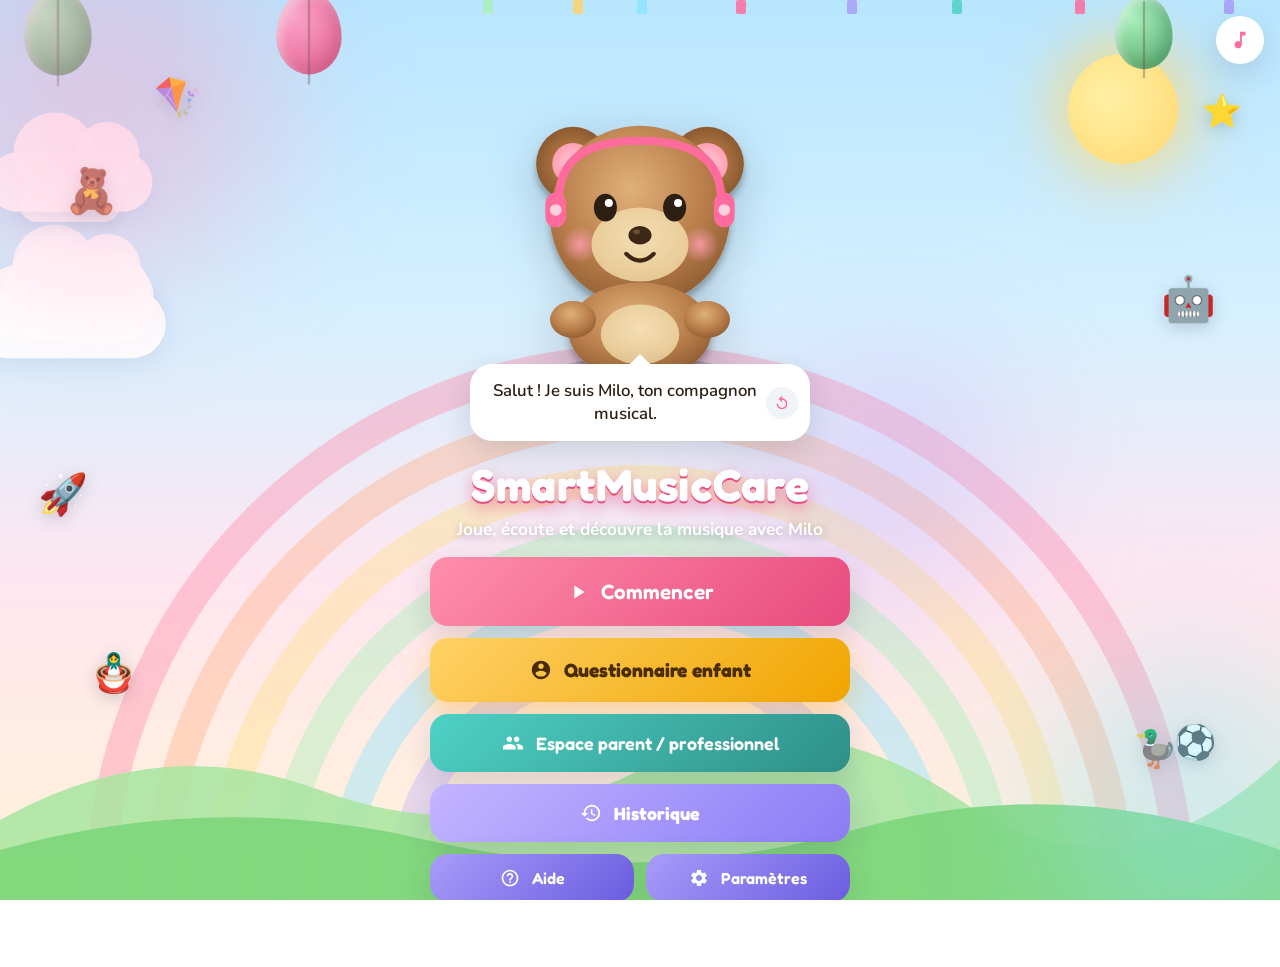
<file: index.html>
<!DOCTYPE html>
<html lang="fr">
<head>
  <meta charset="UTF-8" />
  <meta name="viewport" content="width=device-width, initial-scale=1.0" />
  <title>SmartMusicCare — Accueil</title>
  <link rel="preconnect" href="https://fonts.googleapis.com">
  <link rel="preconnect" href="https://fonts.gstatic.com" crossorigin>
  <link href="https://fonts.googleapis.com/css2?family=Fredoka:wght@400;500;600;700&family=Nunito:wght@400;600;700;800&display=swap" rel="stylesheet">
  <link rel="stylesheet" href="style.css" />
  <!-- Icône pour la barre d'adresse du navigateur -->
  <link rel="icon" type="image/png" href="icon-192.png">

  <!-- Icône pour l'installation sur téléphone (PWA) -->
  <link rel="apple-touch-icon" href="icon-192.png">
  <link rel="manifest" href="manifest.json">
</head>
<body>

  <!-- ===== BACKGROUND ===== -->
  <div class="stage" aria-hidden="true">
    <div class="sky"></div>
    <div class="sun"><div class="sun-rays"></div></div>
    <svg class="rainbow" viewBox="0 0 800 400" preserveAspectRatio="xMidYMax meet">
      <path d="M40 400 A360 360 0 0 1 760 400" fill="none" stroke="#ff8fab" stroke-width="20" opacity="0.55"/>
      <path d="M80 400 A320 320 0 0 1 720 400" fill="none" stroke="#ffb38a" stroke-width="20" opacity="0.55"/>
      <path d="M120 400 A280 280 0 0 1 680 400" fill="none" stroke="#ffe08a" stroke-width="20" opacity="0.55"/>
      <path d="M160 400 A240 240 0 0 1 640 400" fill="none" stroke="#a8f0b8" stroke-width="20" opacity="0.55"/>
      <path d="M200 400 A200 200 0 0 1 600 400" fill="none" stroke="#8be3ff" stroke-width="20" opacity="0.55"/>
      <path d="M240 400 A160 160 0 0 1 560 400" fill="none" stroke="#c3b5ff" stroke-width="20" opacity="0.55"/>
    </svg>
    <svg class="hills" viewBox="0 0 1440 260" preserveAspectRatio="none">
      <path d="M0 260 L0 180 Q180 90 360 150 T720 130 T1080 160 T1440 120 L1440 260 Z" fill="#a8e6a0" opacity="0.85"/>
      <path d="M0 260 L0 210 Q240 150 480 200 T960 190 T1440 210 L1440 260 Z" fill="#7ed67a" opacity="0.9"/>
    </svg>
    <div class="clouds-layer" id="cloudsLayer"></div>
    <div class="balloons-layer" id="balloonsLayer"></div>
    <div class="toys-layer">
      <div class="toy toy-teddy">🧸</div>
      <div class="toy toy-doll">🪆</div>
      <div class="toy toy-robot">🤖</div>
      <div class="toy toy-duck">🦆</div>
      <div class="toy toy-rocket">🚀</div>
      <div class="toy toy-star">⭐</div>
      <div class="toy toy-ball">⚽</div>
      <div class="toy toy-kite">🪁</div>
    </div>
    <div class="shooting-layer" id="shootingLayer"></div>
    <div class="confetti-layer" id="confettiLayer"></div>
    <div class="notes-layer" id="notesLayer"></div>
    <div class="glow glow-1"></div>
    <div class="glow glow-2"></div>
    <div class="glow glow-3"></div>
  </div>

  <!-- ===== BOUTON MUSIQUE ===== -->
  <button class="music-toggle" id="musicToggle" aria-label="Activer ou couper la musique">
    <svg id="musicIconOn" viewBox="0 0 24 24" width="22" height="22" fill="currentColor">
      <path d="M12 3v10.55A4 4 0 1 0 14 17V7h4V3h-6z"/>
    </svg>
    <svg id="musicIconOff" viewBox="0 0 24 24" width="22" height="22" fill="currentColor" style="display:none;">
      <path d="M3 9v6h4l5 5V4L7 9H3zm13.5 3c0-1.77-1.02-3.29-2.5-4.03v8.05c1.48-.73 2.5-2.25 2.5-4.02z"/>
      <line x1="3" y1="3" x2="21" y2="21" stroke="currentColor" stroke-width="2"/>
    </svg>
  </button>

  <!-- ===== CONTENU ===== -->
  <main class="home">

    <!-- BANDEAU PROFIL ACTIF -->
    <div class="active-profile" id="activeProfile" hidden>
      <div class="active-profile-inner">
        <div class="active-profile-info">
          <span class="active-profile-label">Profil actif</span>
          <span class="active-profile-id" id="activeProfileId">SMC-2026-0001</span>
        </div>
        <div class="active-profile-actions">
          <button class="btn-mini btn-mini-continue" id="btnContinueProfile">Continuer</button>
          <button class="btn-mini btn-mini-new" id="btnNewProfile">Nouveau</button>
        </div>
      </div>
    </div>

    <section class="milo-wrap" id="miloWrap">
      <div class="milo milo-hidden" id="milo">
        <svg viewBox="0 0 240 260" width="280" height="300" class="milo-svg">
          <defs>
            <radialGradient id="furGrad" cx="45%" cy="35%" r="70%">
              <stop offset="0%"  stop-color="#e0b07a"/>
              <stop offset="60%" stop-color="#b87d4b"/>
              <stop offset="100%" stop-color="#8c5a2f"/>
            </radialGradient>
            <radialGradient id="earGrad" cx="50%" cy="50%" r="50%">
              <stop offset="0%"  stop-color="#c98b56"/>
              <stop offset="100%" stop-color="#8c5a2f"/>
            </radialGradient>
            <radialGradient id="innerEarGrad" cx="50%" cy="50%" r="50%">
              <stop offset="0%"  stop-color="#ffd1dc"/>
              <stop offset="100%" stop-color="#ff9eb5"/>
            </radialGradient>
            <radialGradient id="muzzleGrad" cx="50%" cy="40%" r="60%">
              <stop offset="0%"  stop-color="#f5deb3"/>
              <stop offset="100%" stop-color="#e6c894"/>
            </radialGradient>
            <radialGradient id="bellyGrad" cx="50%" cy="40%" r="60%">
              <stop offset="0%"  stop-color="#f5deb3"/>
              <stop offset="100%" stop-color="#e6c894"/>
            </radialGradient>
            <radialGradient id="cheekGrad" cx="50%" cy="50%" r="50%">
              <stop offset="0%"  stop-color="#ff9db1" stop-opacity="0.85"/>
              <stop offset="100%" stop-color="#ff9db1" stop-opacity="0"/>
            </radialGradient>
            <filter id="softShadow" x="-30%" y="-30%" width="160%" height="160%">
              <feGaussianBlur in="SourceAlpha" stdDeviation="3"/>
              <feOffset dx="0" dy="5" result="offsetblur"/>
              <feComponentTransfer><feFuncA type="linear" slope="0.28"/></feComponentTransfer>
              <feMerge><feMergeNode/><feMergeNode in="SourceGraphic"/></feMerge>
            </filter>
          </defs>
          <ellipse cx="120" cy="248" rx="70" ry="10" fill="rgba(31,45,61,0.18)"/>
          <g class="ear ear-left">
            <circle cx="62" cy="70" r="32" fill="url(#earGrad)" filter="url(#softShadow)"/>
            <circle cx="62" cy="70" r="18" fill="url(#innerEarGrad)"/>
          </g>
          <g class="ear ear-right">
            <circle cx="178" cy="70" r="32" fill="url(#earGrad)" filter="url(#softShadow)"/>
            <circle cx="178" cy="70" r="18" fill="url(#innerEarGrad)"/>
          </g>
          <circle cx="120" cy="115" r="78" fill="url(#furGrad)" filter="url(#softShadow)"/>
          <circle cx="68" cy="140" r="16" fill="url(#cheekGrad)"/>
          <circle cx="172" cy="140" r="16" fill="url(#cheekGrad)"/>
          <ellipse cx="120" cy="140" rx="42" ry="32" fill="url(#muzzleGrad)"/>
          <g class="eyes">
            <ellipse cx="90" cy="108" rx="10" ry="12" fill="#2c1e12"/>
            <ellipse cx="150" cy="108" rx="10" ry="12" fill="#2c1e12"/>
            <circle cx="93" cy="104" r="3.5" fill="#ffffff"/>
            <circle cx="153" cy="104" r="3.5" fill="#ffffff"/>
          </g>
          <ellipse cx="120" cy="132" rx="10" ry="8" fill="#3d2818"/>
          <ellipse cx="117" cy="129" rx="3" ry="2" fill="#7a5a3a" opacity="0.8"/>
          <path d="M108 148 Q120 160 132 148" stroke="#3d2818" stroke-width="3.5" fill="none" stroke-linecap="round" class="smile"/>
          <ellipse cx="120" cy="215" rx="62" ry="42" fill="url(#furGrad)" filter="url(#softShadow)"/>
          <ellipse cx="120" cy="218" rx="34" ry="26" fill="url(#bellyGrad)"/>
          <g class="arm arm-left-group">
            <ellipse cx="62" cy="205" rx="20" ry="16" fill="url(#furGrad)"/>
          </g>
          <g class="arm arm-right-group">
            <ellipse cx="178" cy="205" rx="20" ry="16" fill="url(#furGrad)"/>
          </g>
          <path d="M50 100 Q50 50 120 50 Q190 50 190 100" stroke="#ff6b9d" stroke-width="7" fill="none" stroke-linecap="round"/>
          <rect x="38" y="95" width="18" height="30" rx="9" fill="#ff6b9d"/>
          <rect x="184" y="95" width="18" height="30" rx="9" fill="#ff6b9d"/>
          <circle cx="47" cy="110" r="5" fill="#ffd1dc"/>
          <circle cx="193" cy="110" r="5" fill="#ffd1dc"/>
        </svg>
      </div>
      <div class="speech" id="speech" role="status" aria-live="polite">
        <span id="speechText">Salut !</span>
        <button class="speech-replay" id="replayBtn" aria-label="Réécouter">
          <svg viewBox="0 0 24 24" width="16" height="16" fill="currentColor">
            <path d="M12 5V1L7 6l5 5V7c3.3 0 6 2.7 6 6s-2.7 6-6 6-6-2.7-6-6H4c0 4.4 3.6 8 8 8s8-3.6 8-8-3.6-8-8-8z"/>
          </svg>
        </button>
      </div>
    </section>

    <header class="title" id="titleSection">
      <h1>SmartMusicCare</h1>
      <p>Joue, écoute et découvre la musique avec Milo</p>
    </header>

    <nav class="actions" id="actionsSection">
      <button class="btn btn-play" data-action="start">
        <svg viewBox="0 0 24 24" width="22" height="22" fill="currentColor"><path d="M8 5v14l11-7z"/></svg>
        <span>Commencer</span>
      </button>

      <button class="btn btn-child" data-action="child-questionnaire">
        <svg viewBox="0 0 24 24" width="22" height="22" fill="currentColor">
          <path d="M12 2C6.48 2 2 6.48 2 12s4.48 10 10 10 10-4.48 10-10S17.52 2 12 2zm0 3c1.66 0 3 1.34 3 3s-1.34 3-3 3-3-1.34-3-3 1.34-3 3-3zm0 14.2c-2.5 0-4.71-1.28-6-3.22.03-1.99 4-3.08 6-3.08 1.99 0 5.97 1.09 6 3.08-1.29 1.94-3.5 3.22-6 3.22z"/>
        </svg>
        <span>Questionnaire enfant</span>
      </button>

      <button class="btn btn-parent" data-action="parent">
        <svg viewBox="0 0 24 24" width="22" height="22" fill="currentColor">
          <path d="M16 11c1.66 0 2.99-1.34 2.99-3S17.66 5 16 5c-1.66 0-3 1.34-3 3s1.34 3 3 3zm-8 0c1.66 0 2.99-1.34 2.99-3S9.66 5 8 5C6.34 5 5 6.34 5 8s1.34 3 3 3zm0 2c-2.33 0-7 1.17-7 3.5V19h14v-2.5C15 14.17 10.33 13 8 13zm8 0c-.29 0-.62.02-.97.05 1.16.84 1.97 1.97 1.97 3.45V19h6v-2.5c0-2.33-4.67-3.5-7-3.5z"/>
        </svg>
        <span>Espace parent / professionnel</span>
      </button>

      <button class="btn btn-history" data-action="history">
        <svg viewBox="0 0 24 24" width="22" height="22" fill="currentColor">
          <path d="M13 3c-4.97 0-9 4.03-9 9H1l3.89 3.89.07.14L9 12H6c0-3.87 3.13-7 7-7s7 3.13 7 7-3.13 7-7 7c-1.93 0-3.68-.79-4.94-2.06l-1.42 1.42C8.27 19.99 10.51 21 13 21c4.97 0 9-4.03 9-9s-4.03-9-9-9zm-1 5v5l4.28 2.54.72-1.21-3.5-2.08V8H12z"/>
        </svg>
        <span>Historique</span>
      </button>

      <div class="actions-row">
        <button class="btn btn-ghost" data-action="help">
          <svg viewBox="0 0 24 24" width="20" height="20" fill="currentColor">
            <path d="M11 18h2v-2h-2v2zm1-16C6.48 2 2 6.48 2 12s4.48 10 10 10 10-4.48 10-10S17.52 2 12 2zm0 18c-4.41 0-8-3.59-8-8s3.59-8 8-8 8 3.59 8 8-3.59 8-8 8zm0-14c-2.21 0-4 1.79-4 4h2c0-1.1.9-2 2-2s2 .9 2 2c0 2-3 1.75-3 5h2c0-2.25 3-2.5 3-5 0-2.21-1.79-4-4-4z"/>
          </svg>
          <span>Aide</span>
        </button>

        <button class="btn btn-ghost" data-action="settings">
          <svg viewBox="0 0 24 24" width="20" height="20" fill="currentColor">
            <path d="M19.14 12.94c.04-.3.06-.61.06-.94 0-.32-.02-.64-.07-.94l2.03-1.58a.49.49 0 0 0 .12-.61l-1.92-3.32a.49.49 0 0 0-.59-.22l-2.39.96c-.5-.38-1.03-.7-1.62-.94l-.36-2.54a.48.48 0 0 0-.48-.41h-3.84a.48.48 0 0 0-.48.41l-.36 2.54c-.59.24-1.13.57-1.62.94l-2.39-.96a.49.49 0 0 0-.59.22L2.74 8.87a.49.49 0 0 0 .12.61l2.03 1.58c-.05.3-.09.63-.09.94s.02.64.07.94l-2.03 1.58a.49.49 0 0 0-.12.61l1.92 3.32c.12.22.37.29.59.22l2.39-.96c.5.38 1.03.7 1.62.94l.36 2.54c.05.24.24.41.48.41h3.84c.24 0 .44-.17.48-.41l.36-2.54c.59-.24 1.13-.56 1.62-.94l2.39.96c.22.08.47 0 .59-.22l1.92-3.32a.49.49 0 0 0-.12-.61l-2.01-1.58zM12 15.6c-1.98 0-3.6-1.62-3.6-3.6s1.62-3.6 3.6-3.6 3.6 1.62 3.6 3.6-1.62 3.6-3.6 3.6z"/>
          </svg>
          <span>Paramètres</span>
        </button>
      </div>
    </nav>

    <footer class="foot" id="footSection">
      Un outil d'accompagnement — pas un diagnostic médical
    </footer>
  </main>

  <!-- ===== MODAL AIDE ===== -->
  <div class="modal-overlay" id="helpModal" hidden>
    <div class="modal">
      <button class="modal-close" data-close-modal>&times;</button>
      <h2>❓ Aide</h2>
      <div class="modal-body">
        <p><strong>Commencer</strong> : choisis un jeu (nécessite les 2 questionnaires).</p>
        <p><strong>Questionnaire enfant</strong> : Milo pose des questions à l'enfant.</p>
        <p><strong>Espace parent</strong> : crée le profil de l'enfant.</p>
        <p><strong>Historique</strong> : voir les parties et évaluations.</p>
        <p><strong>Musique</strong> : clique sur la note en haut à droite.</p>
      </div>
    </div>
  </div>

  <!-- ===== MODAL PARAMÈTRES ===== -->
  <div class="modal-overlay" id="settingsModal" hidden>
    <div class="modal">
      <button class="modal-close" data-close-modal>&times;</button>
      <h2>⚙️ Paramètres</h2>
      <div class="modal-body">
        <label class="switch-row">
          <span>Musique d'ambiance</span>
          <input type="checkbox" id="settingMusic" checked>
        </label>
        <label class="switch-row">
          <span>Effets sonores (clics)</span>
          <input type="checkbox" id="settingSfx" checked>
        </label>
        <label class="switch-row">
          <span>Voix de Milo</span>
          <input type="checkbox" id="settingVoice" checked>
        </label>
        <label class="switch-row">
          <span>Animations</span>
          <input type="checkbox" id="settingAnim" checked>
        </label>
        <p class="modal-note">Les paramètres sont sauvegardés dans ce navigateur.</p>
      </div>
    </div>
  </div>

  <!-- ===== MODAL SÉLECTION DES JEUX ===== -->
  <div class="modal-overlay" id="gamesModal" hidden>
    <div class="modal modal-large">
      <button class="modal-close" data-close-modal>&times;</button>
      <h2>🎮 Choisis ton jeu</h2>
      <p class="modal-subtitle">Tous les questionnaires sont remplis ! À toi de jouer !</p>

      <div class="games-mini-grid">
        <button class="game-mini" data-game="chef-orchestre">
          <div class="game-mini-icon">🎼</div>
          <div class="game-mini-name">Chef d'orchestre</div>
          <div class="game-mini-desc">Reproduis le rythme</div>
        </button>
        <button class="game-mini" data-game="detective">
          <div class="game-mini-icon">🔍</div>
          <div class="game-mini-name">Détective musical</div>
          <div class="game-mini-desc">Trouve le son</div>
        </button>
        <button class="game-mini" data-game="dialogue">
          <div class="game-mini-icon">💬</div>
          <div class="game-mini-name">Dialogue musical</div>
          <div class="game-mini-desc">À toi, à moi !</div>
        </button>
      </div>
    </div>
  </div>

  <!-- ===== MODAL HISTORIQUE ===== -->
  <div class="modal-overlay" id="historyModal" hidden>
    <div class="modal modal-large">
      <button class="modal-close" data-close-modal>&times;</button>
      <h2>📊 Historique et évaluation</h2>
      <p class="modal-subtitle" id="historySubtitle">Profil : —</p>

      <div class="history-stats" id="historyStats">
        <div class="hstat">
          <span class="hstat-value" id="hGames">0</span>
          <span class="hstat-label">Parties</span>
        </div>
        <div class="hstat">
          <span class="hstat-value" id="hTime">0 min</span>
          <span class="hstat-label">Temps</span>
        </div>
        <div class="hstat">
          <span class="hstat-value" id="hLevel">0</span>
          <span class="hstat-label">Meilleur niveau</span>
        </div>
        <div class="hstat">
          <span class="hstat-value" id="hSuccess">0</span>
          <span class="hstat-label">Réussites</span>
        </div>
      </div>

      <div class="history-detail" id="historyDetail"></div>

      <div class="history-actions">
        <button class="btn-history-action" id="openFullSuivi">
          📊 Voir le suivi complet
        </button>
      </div>
    </div>
  </div>

  <!-- ===== MODAL CODE PROFIL ===== -->
  <div class="modal-overlay" id="codeModal" hidden>
    <div class="modal">
      <button class="modal-close" data-close-modal>&times;</button>
      <h2>🔑 Code du profil</h2>
      <p class="modal-subtitle">Entre le code de l'enfant pour retrouver son profil.</p>

      <div class="code-input-wrap">
        <input
          type="text"
          id="codeInput"
          class="code-input"
          placeholder="SMC-2026-0001"
          maxlength="20"
          autocomplete="off"
        >
      </div>

      <p class="code-error" id="codeError" hidden></p>

      <div class="code-actions">
        <button class="btn-code" id="btnLoadCode">📥 Charger le profil</button>
        <button class="btn-code btn-code-cancel" id="btnCancelCode">Annuler</button>
      </div>

      <p class="code-hint">
        💡 Le code est affiché à la fin du questionnaire parent.
      </p>
    </div>
  </div>

  <script src="script.js"></script>
</body>
</html>
</file>
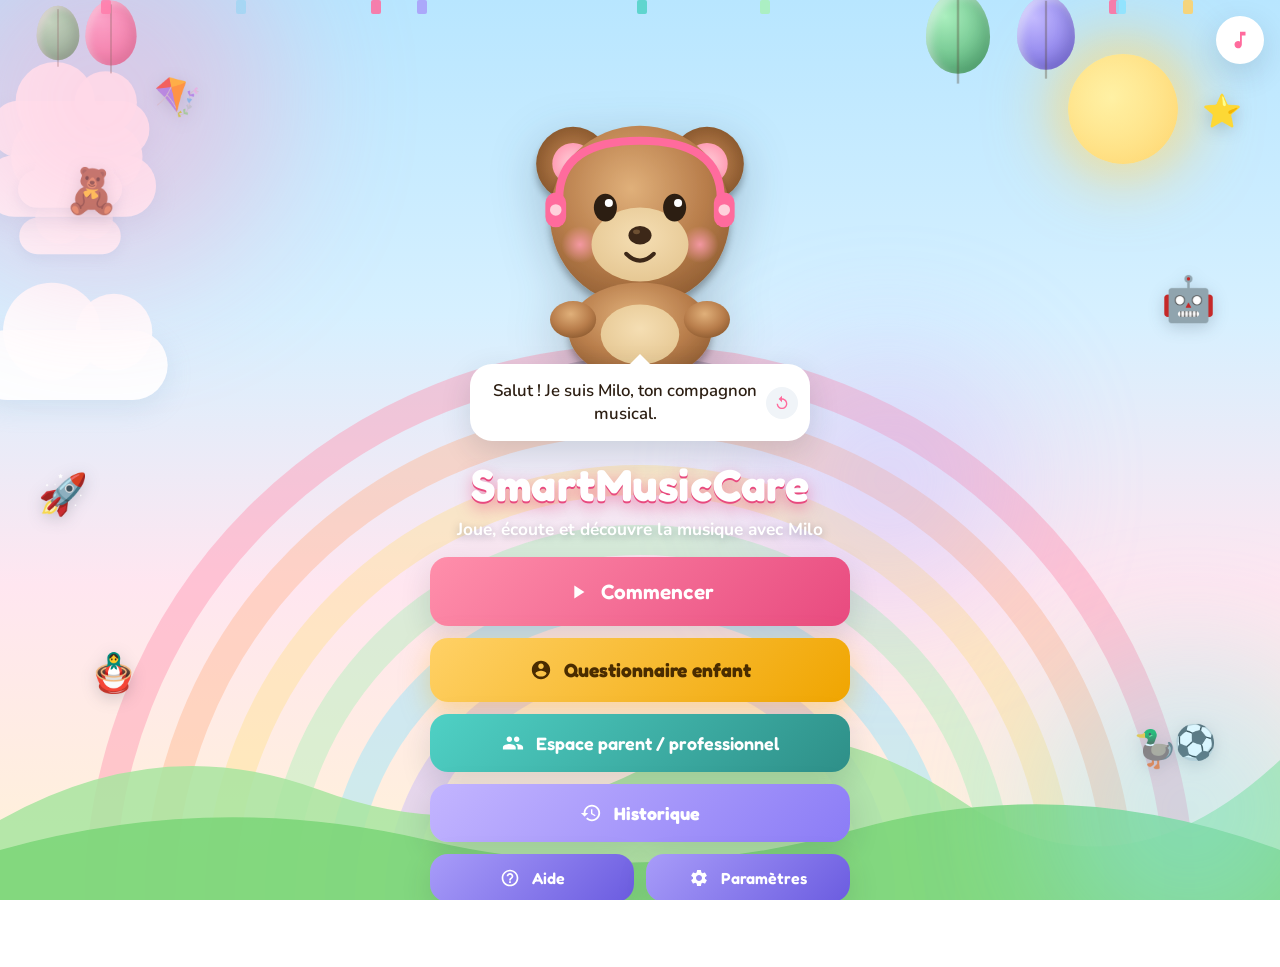
<file: jeu-chef-orchestre.html>
<!DOCTYPE html>
<html lang="fr">
<head>
  <meta charset="UTF-8" />
  <meta name="viewport" content="width=device-width, initial-scale=1.0" />
  <title>Le Chef d'orchestre — SmartMusicCare</title>
  <link rel="preconnect" href="https://fonts.googleapis.com">
  <link rel="preconnect" href="https://fonts.gstatic.com" crossorigin>
  <link href="https://fonts.googleapis.com/css2?family=Fredoka:wght@400;500;600;700&family=Nunito:wght@400;600;700;800&display=swap" rel="stylesheet">
  <link rel="stylesheet" href="jeu-chef-orchestre.css" />
</head>
<body>

  <!-- Décor de fond -->
  <div class="stage" aria-hidden="true">
    <div class="sky"></div>
    <div class="sun"><div class="sun-rays"></div></div>
    <div class="clouds-layer" id="cloudsLayer"></div>
    <div class="balloons-layer" id="balloonsLayer"></div>
    <div class="notes-layer" id="notesLayer"></div>
    <div class="glow glow-1"></div>
    <div class="glow glow-2"></div>
  </div>

  <main class="page">

    <!-- En-tête -->
    <header class="page-header">
      <button class="btn-back" id="backGames" aria-label="Retour aux jeux">
        <svg viewBox="0 0 24 24" width="22" height="22" fill="currentColor">
          <path d="M20 11H7.83l5.59-5.59L12 4l-8 8 8 8 1.41-1.41L7.83 13H20v-2z"/>
        </svg>
      </button>
      <div class="header-text">
        <h1>🎼 Chef d'orchestre</h1>
        <p id="profileLabel">Profil actif</p>
      </div>
      <div class="level-badge" id="levelBadge">Niveau 1</div>
    </header>

    <!-- Zone Milo -->
    <section class="milo-zone">
      <div class="milo" id="milo">
        <svg viewBox="0 0 240 260" width="150" height="160" class="milo-svg">
          <defs>
            <radialGradient id="furGrad" cx="45%" cy="35%" r="70%">
              <stop offset="0%"  stop-color="#e0b07a"/>
              <stop offset="60%" stop-color="#b87d4b"/>
              <stop offset="100%" stop-color="#8c5a2f"/>
            </radialGradient>
            <radialGradient id="innerEarGrad" cx="50%" cy="50%" r="50%">
              <stop offset="0%"  stop-color="#ffd1dc"/>
              <stop offset="100%" stop-color="#ff9eb5"/>
            </radialGradient>
            <radialGradient id="muzzleGrad" cx="50%" cy="40%" r="60%">
              <stop offset="0%"  stop-color="#f5deb3"/>
              <stop offset="100%" stop-color="#e6c894"/>
            </radialGradient>
            <radialGradient id="bellyGrad" cx="50%" cy="40%" r="60%">
              <stop offset="0%"  stop-color="#f5deb3"/>
              <stop offset="100%" stop-color="#e6c894"/>
            </radialGradient>
            <radialGradient id="cheekGrad" cx="50%" cy="50%" r="50%">
              <stop offset="0%"  stop-color="#ff9db1" stop-opacity="0.85"/>
              <stop offset="100%" stop-color="#ff9db1" stop-opacity="0"/>
            </radialGradient>
          </defs>
          <ellipse cx="120" cy="248" rx="70" ry="10" fill="rgba(31,45,61,0.15)"/>
          <g class="ear-left"><circle cx="62" cy="70" r="32" fill="url(#furGrad)"/><circle cx="62" cy="70" r="18" fill="url(#innerEarGrad)"/></g>
          <g class="ear-right"><circle cx="178" cy="70" r="32" fill="url(#furGrad)"/><circle cx="178" cy="70" r="18" fill="url(#innerEarGrad)"/></g>
          <circle cx="120" cy="115" r="78" fill="url(#furGrad)"/>
          <circle cx="68" cy="140" r="16" fill="url(#cheekGrad)"/>
          <circle cx="172" cy="140" r="16" fill="url(#cheekGrad)"/>
          <ellipse cx="120" cy="140" rx="42" ry="32" fill="url(#muzzleGrad)"/>
          <g class="eyes">
            <ellipse cx="90" cy="108" rx="10" ry="12" fill="#2c1e12"/>
            <ellipse cx="150" cy="108" rx="10" ry="12" fill="#2c1e12"/>
            <circle cx="93" cy="104" r="3.5" fill="#ffffff"/>
            <circle cx="153" cy="104" r="3.5" fill="#ffffff"/>
          </g>
          <ellipse cx="120" cy="132" rx="10" ry="8" fill="#3d2818"/>
          <ellipse cx="117" cy="129" rx="3" ry="2" fill="#7a5a3a" opacity="0.8"/>
          <path d="M108 148 Q120 160 132 148" stroke="#3d2818" stroke-width="3.5" fill="none" stroke-linecap="round" class="smile"/>
          <ellipse cx="120" cy="215" rx="62" ry="42" fill="url(#furGrad)"/>
          <ellipse cx="120" cy="218" rx="34" ry="26" fill="url(#bellyGrad)"/>
          <g class="arm-left-group"><ellipse cx="62" cy="205" rx="20" ry="16" fill="url(#furGrad)"/></g>
          <g class="arm-right-group"><ellipse cx="178" cy="205" rx="20" ry="16" fill="url(#furGrad)"/></g>
          <path d="M50 100 Q50 50 120 50 Q190 50 190 100" stroke="#ff6b9d" stroke-width="7" fill="none" stroke-linecap="round"/>
          <rect x="38" y="95" width="18" height="30" rx="9" fill="#ff6b9d"/>
          <rect x="184" y="95" width="18" height="30" rx="9" fill="#ff6b9d"/>
          <!-- Baguette de chef d'orchestre -->
          <line x1="190" y1="180" x2="220" y2="140" stroke="#8c5a2f" stroke-width="3" stroke-linecap="round" class="baton"/>
        </svg>
      </div>
      <div class="speech" id="speech">
        <span id="speechText">Écoute mon rythme !</span>
      </div>
    </section>

    <!-- Zone de jeu -->
    <section class="game-zone">

      <!-- Statut -->
      <div class="status-bar">
        <div class="status-item">
          <span class="status-label">Rythmes réussis</span>
          <span class="status-value" id="successCount">0</span>
        </div>
        <div class="status-item">
          <span class="status-label">Essais</span>
          <span class="status-value" id="attemptCount">0</span>
        </div>
        <div class="status-item">
          <span class="status-label">Niveau</span>
          <span class="status-value" id="levelValue">1</span>
        </div>
      </div>

      <!-- Zone d'écoute -->
      <div class="listen-zone" id="listenZone">
        <button class="btn-listen" id="listenBtn">
          <svg viewBox="0 0 24 24" width="28" height="28" fill="currentColor">
            <path d="M8 5v14l11-7z"/>
          </svg>
          <span>Écouter le rythme</span>
        </button>
        <p class="listen-hint">Appuie pour entendre le rythme de Milo</p>
      </div>

      <!-- Cercles de jeu -->
      <div class="circles-zone">
        <button class="circle" data-index="0" aria-label="Cercle 1"></button>
        <button class="circle" data-index="1" aria-label="Cercle 2"></button>
        <button class="circle" data-index="2" aria-label="Cercle 3"></button>
        <button class="circle" data-index="3" aria-label="Cercle 4"></button>
        <button class="circle" data-index="4" aria-label="Cercle 5"></button>
      </div>

      <p class="circles-hint" id="circlesHint">Écoute d'abord le rythme, puis reproduis-le !</p>

      <!-- Zone de feedback -->
      <div class="feedback" id="feedback" hidden>
        <div class="feedback-icon" id="feedbackIcon">✅</div>
        <p class="feedback-text" id="feedbackText">Bravo !</p>
      </div>

      <!-- Boutons d'action -->
      <div class="nav-actions">
        <button class="btn-action btn-replay" id="replayBtn">
          <svg viewBox="0 0 24 24" width="20" height="20" fill="currentColor">
            <path d="M17.65 6.35A7.958 7.958 0 0 0 12 4c-4.42 0-7.99 3.58-7.99 8s3.57 8 7.99 8c3.73 0 6.84-2.55 7.73-6h-2.08A5.99 5.99 0 0 1 12 18c-3.31 0-6-2.69-6-6s2.69-6 6-6c1.66 0 3.14.69 4.22 1.78L13 11h7V4l-2.35 2.35z"/>
          </svg>
          Réécouter
        </button>
        <button class="btn-action btn-pause" id="pauseBtn">⏸️ Pause</button>
        <button class="btn-action btn-stop" id="stopBtn">🛑 Arrêter</button>
      </div>

    </section>

    <!-- Écran de fin -->
    <section class="end-screen" id="endScreen" style="display:none;">
      <div class="end-icon">🎉</div>
      <h2>Bravo !</h2>
      <p>Tu as bien joué au Chef d'orchestre !</p>
      <div class="end-stats">
        <div class="end-stat">
          <span class="end-stat-value" id="endSuccess">0</span>
          <span class="end-stat-label">Rythmes réussis</span>
        </div>
        <div class="end-stat">
          <span class="end-stat-value" id="endAttempts">0</span>
          <span class="end-stat-label">Essais</span>
        </div>
        <div class="end-stat">
          <span class="end-stat-value" id="endLevel">1</span>
          <span class="end-stat-label">Niveau atteint</span>
        </div>
      </div>
      <div class="end-actions">
        <button class="btn-end btn-replay-game" id="replayGameBtn">🔄 Rejouer</button>
        <button class="btn-end btn-games" id="goGamesBtn">🎮 Retour aux jeux</button>
        <button class="btn-end btn-home" id="goHomeBtn">🏠 Accueil</button>
      </div>
    </section>

    <!-- Pause overlay -->
    <div class="pause-overlay" id="pauseOverlay" hidden>
      <div class="pause-box">
        <div class="pause-icon">⏸️</div>
        <h2>On fait une pause ?</h2>
        <p>Prends ton temps. Quand tu es prêt, on continue !</p>
        <button class="btn-action btn-resume" id="resumeBtn">▶️ Continuer</button>
      </div>
    </div>

  </main>

  <script src="jeu-chef-orchestre.js"></script>
</body>
</html>
</file>
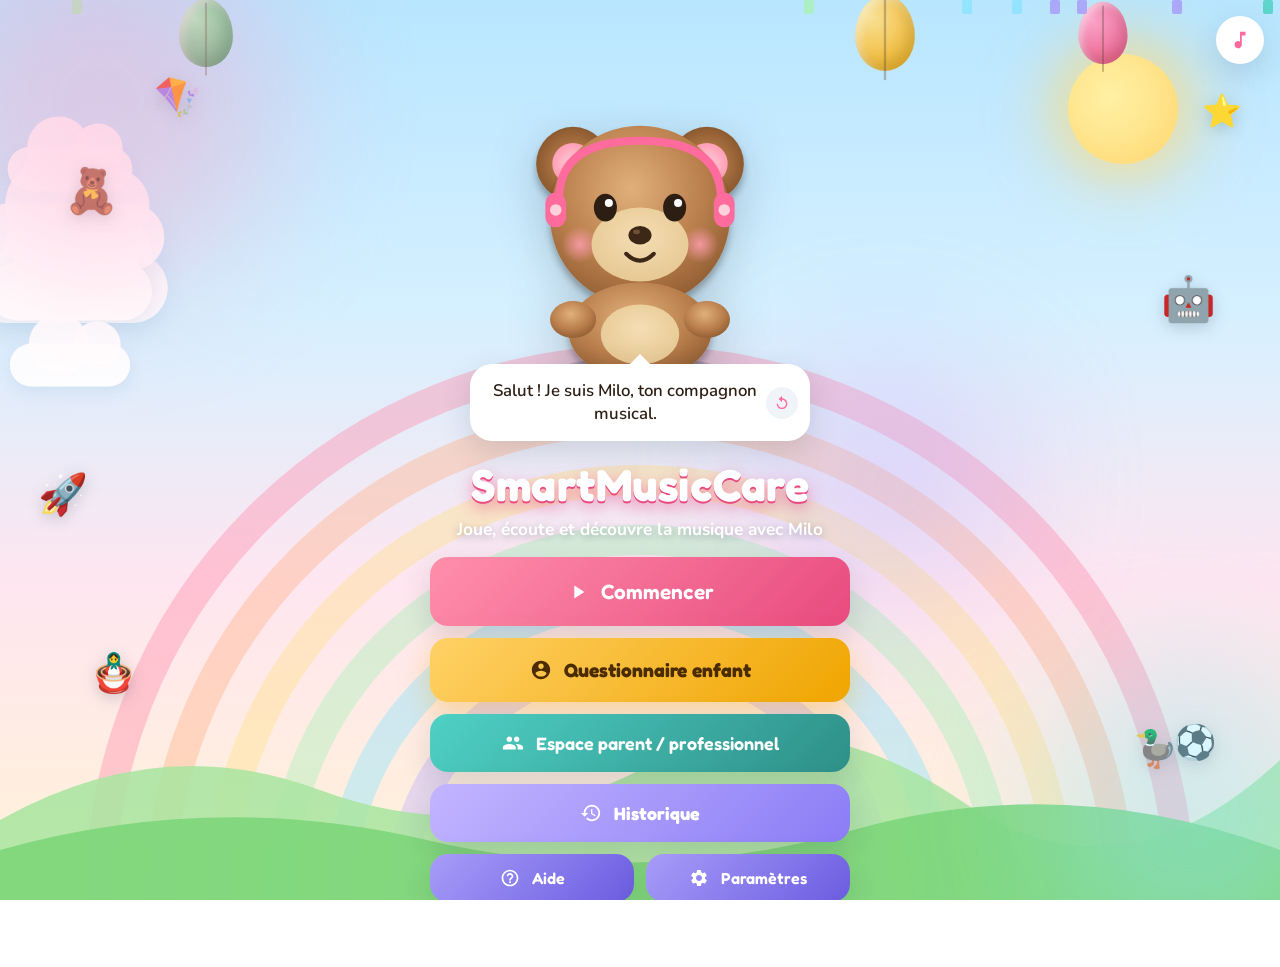
<file: jeu-detective.html>
<!DOCTYPE html>
<html lang="fr">
<head>
  <meta charset="UTF-8" />
  <meta name="viewport" content="width=device-width, initial-scale=1.0" />
  <title>Le Détective musical — SmartMusicCare</title>
  <link rel="preconnect" href="https://fonts.googleapis.com">
  <link rel="preconnect" href="https://fonts.gstatic.com" crossorigin>
  <link href="https://fonts.googleapis.com/css2?family=Fredoka:wght@400;500;600;700&family=Nunito:wght@400;600;700;800&display=swap" rel="stylesheet">
  <link rel="stylesheet" href="jeu-detective.css" />
</head>
<body>

  <div class="stage" aria-hidden="true">
    <div class="sky"></div>
    <div class="sun"><div class="sun-rays"></div></div>
    <div class="clouds-layer" id="cloudsLayer"></div>
    <div class="balloons-layer" id="balloonsLayer"></div>
    <div class="notes-layer" id="notesLayer"></div>
    <div class="glow glow-1"></div>
    <div class="glow glow-2"></div>
  </div>

  <main class="page">

    <header class="page-header">
      <button class="btn-back" id="backGames" aria-label="Retour aux jeux">
        <svg viewBox="0 0 24 24" width="22" height="22" fill="currentColor">
          <path d="M20 11H7.83l5.59-5.59L12 4l-8 8 8 8 1.41-1.41L7.83 13H20v-2z"/>
        </svg>
      </button>
      <div class="header-text">
        <h1>🔍 Détective musical</h1>
        <p id="profileLabel">Profil actif</p>
      </div>
      <div class="level-badge" id="levelBadge">Niveau 1</div>
    </header>

    <!-- Milo -->
    <section class="milo-zone">
      <div class="milo" id="milo">
        <svg viewBox="0 0 240 260" width="150" height="160" class="milo-svg">
          <defs>
            <radialGradient id="furGrad" cx="45%" cy="35%" r="70%">
              <stop offset="0%"  stop-color="#e0b07a"/>
              <stop offset="60%" stop-color="#b87d4b"/>
              <stop offset="100%" stop-color="#8c5a2f"/>
            </radialGradient>
            <radialGradient id="innerEarGrad" cx="50%" cy="50%" r="50%">
              <stop offset="0%"  stop-color="#ffd1dc"/>
              <stop offset="100%" stop-color="#ff9eb5"/>
            </radialGradient>
            <radialGradient id="muzzleGrad" cx="50%" cy="40%" r="60%">
              <stop offset="0%"  stop-color="#f5deb3"/>
              <stop offset="100%" stop-color="#e6c894"/>
            </radialGradient>
            <radialGradient id="bellyGrad" cx="50%" cy="40%" r="60%">
              <stop offset="0%"  stop-color="#f5deb3"/>
              <stop offset="100%" stop-color="#e6c894"/>
            </radialGradient>
            <radialGradient id="cheekGrad" cx="50%" cy="50%" r="50%">
              <stop offset="0%"  stop-color="#ff9db1" stop-opacity="0.85"/>
              <stop offset="100%" stop-color="#ff9db1" stop-opacity="0"/>
            </radialGradient>
          </defs>
          <ellipse cx="120" cy="248" rx="70" ry="10" fill="rgba(31,45,61,0.15)"/>
          <g class="ear-left"><circle cx="62" cy="70" r="32" fill="url(#furGrad)"/><circle cx="62" cy="70" r="18" fill="url(#innerEarGrad)"/></g>
          <g class="ear-right"><circle cx="178" cy="70" r="32" fill="url(#furGrad)"/><circle cx="178" cy="70" r="18" fill="url(#innerEarGrad)"/></g>
          <circle cx="120" cy="115" r="78" fill="url(#furGrad)"/>
          <circle cx="68" cy="140" r="16" fill="url(#cheekGrad)"/>
          <circle cx="172" cy="140" r="16" fill="url(#cheekGrad)"/>
          <ellipse cx="120" cy="140" rx="42" ry="32" fill="url(#muzzleGrad)"/>
          <g class="eyes">
            <ellipse cx="90" cy="108" rx="10" ry="12" fill="#2c1e12"/>
            <ellipse cx="150" cy="108" rx="10" ry="12" fill="#2c1e12"/>
            <circle cx="93" cy="104" r="3.5" fill="#ffffff"/>
            <circle cx="153" cy="104" r="3.5" fill="#ffffff"/>
          </g>
          <ellipse cx="120" cy="132" rx="10" ry="8" fill="#3d2818"/>
          <ellipse cx="117" cy="129" rx="3" ry="2" fill="#7a5a3a" opacity="0.8"/>
          <path d="M108 148 Q120 160 132 148" stroke="#3d2818" stroke-width="3.5" fill="none" stroke-linecap="round" class="smile"/>
          <ellipse cx="120" cy="215" rx="62" ry="42" fill="url(#furGrad)"/>
          <ellipse cx="120" cy="218" rx="34" ry="26" fill="url(#bellyGrad)"/>
          <g class="arm-left-group"><ellipse cx="62" cy="205" rx="20" ry="16" fill="url(#furGrad)"/></g>
          <g class="arm-right-group"><ellipse cx="178" cy="205" rx="20" ry="16" fill="url(#furGrad)"/></g>
          <path d="M50 100 Q50 50 120 50 Q190 50 190 100" stroke="#ff6b9d" stroke-width="7" fill="none" stroke-linecap="round"/>
          <rect x="38" y="95" width="18" height="30" rx="9" fill="#ff6b9d"/>
          <rect x="184" y="95" width="18" height="30" rx="9" fill="#ff6b9d"/>
          <circle cx="200" cy="170" r="16" fill="none" stroke="#8b5a2b" stroke-width="4" class="loupe-glass"/>
          <line x1="212" y1="182" x2="230" y2="200" stroke="#8b5a2b" stroke-width="5" stroke-linecap="round" class="loupe-handle"/>
        </svg>
      </div>
      <div class="speech" id="speech">
        <span id="speechText">Écoute bien ! Quel instrument joue ?</span>
      </div>
    </section>

    <!-- ============ AIDE : DÉCOUVRE LES INSTRUMENTS ============ -->
    <section class="help-instruments" id="helpInstruments">
      <div class="help-header">
        <span class="help-icon">🎧</span>
        <div class="help-text">
          <h2>Découvre les instruments</h2>
          <p>Appuie sur un bouton pour écouter le son</p>
        </div>
        <button class="help-toggle" id="helpToggle" aria-label="Réduire l'aide">
          <svg viewBox="0 0 24 24" width="20" height="20" fill="currentColor">
            <path d="M7.41 15.41L12 10.83l4.59 4.58L18 14l-6-6-6 6z"/>
          </svg>
        </button>
      </div>

      <div class="help-grid" id="helpGrid">
        <button class="help-card" data-help-instrument="piano">
          <div class="help-emoji">🎹</div>
          <div class="help-name">Piano</div>
          <div class="help-play">🔊</div>
        </button>
        <button class="help-card" data-help-instrument="guitar">
          <div class="help-emoji">🎸</div>
          <div class="help-name">Guitare</div>
          <div class="help-play">🔊</div>
        </button>
        <button class="help-card" data-help-instrument="drum">
          <div class="help-emoji">🥁</div>
          <div class="help-name">Tambour</div>
          <div class="help-play">🔊</div>
        </button>
        <button class="help-card" data-help-instrument="flute">
          <div class="help-emoji">🪈</div>
          <div class="help-name">Flûte</div>
          <div class="help-play">🔊</div>
        </button>
      </div>
    </section>

    <!-- Zone de jeu -->
    <section class="game-zone">

      <div class="status-bar">
        <div class="status-item">
          <span class="status-label">Réponses correctes</span>
          <span class="status-value" id="successCount">0</span>
        </div>
        <div class="status-item">
          <span class="status-label">Essais</span>
          <span class="status-value" id="attemptCount">0</span>
        </div>
        <div class="status-item">
          <span class="status-label">Niveau</span>
          <span class="status-value" id="levelValue">1</span>
        </div>
      </div>

      <div class="listen-zone">
        <button class="btn-listen" id="listenBtn">
          <svg viewBox="0 0 24 24" width="28" height="28" fill="currentColor">
            <path d="M8 5v14l11-7z"/>
          </svg>
          <span>Écouter le son mystère</span>
        </button>
        <p class="listen-hint">Appuie pour entendre l'instrument</p>
      </div>

      <div class="choices-grid" id="choicesGrid"></div>

      <p class="choices-hint" id="choicesHint">Écoute d'abord le son, puis clique sur le bon instrument !</p>

      <div class="feedback" id="feedback" hidden>
        <div class="feedback-icon" id="feedbackIcon">✅</div>
        <p class="feedback-text" id="feedbackText">Bravo !</p>
      </div>

      <div class="nav-actions">
        <button class="btn-action btn-replay" id="replayBtn">
          <svg viewBox="0 0 24 24" width="20" height="20" fill="currentColor">
            <path d="M17.65 6.35A7.958 7.958 0 0 0 12 4c-4.42 0-7.99 3.58-7.99 8s3.57 8 7.99 8c3.73 0 6.84-2.55 7.73-6h-2.08A5.99 5.99 0 0 1 12 18c-3.31 0-6-2.69-6-6s2.69-6 6-6c1.66 0 3.14.69 4.22 1.78L13 11h7V4l-2.35 2.35z"/>
          </svg>
          Réécouter
        </button>
        <button class="btn-action btn-pause" id="pauseBtn">⏸️ Pause</button>
        <button class="btn-action btn-stop" id="stopBtn">🛑 Arrêter</button>
      </div>

    </section>

    <!-- Écran de fin -->
    <section class="end-screen" id="endScreen" style="display:none;">
      <div class="end-icon">🎉</div>
      <h2>Bravo !</h2>
      <p>Tu es un vrai détective musical !</p>
      <div class="end-stats">
        <div class="end-stat">
          <span class="end-stat-value" id="endSuccess">0</span>
          <span class="end-stat-label">Bonnes réponses</span>
        </div>
        <div class="end-stat">
          <span class="end-stat-value" id="endAttempts">0</span>
          <span class="end-stat-label">Essais</span>
        </div>
        <div class="end-stat">
          <span class="end-stat-value" id="endLevel">1</span>
          <span class="end-stat-label">Niveau atteint</span>
        </div>
      </div>
      <div class="end-actions">
        <button class="btn-end btn-replay-game" id="replayGameBtn">🔄 Rejouer</button>
        <button class="btn-end btn-games" id="goGamesBtn">🎮 Retour aux jeux</button>
        <button class="btn-end btn-home" id="goHomeBtn">🏠 Accueil</button>
      </div>
    </section>

    <div class="pause-overlay" id="pauseOverlay" hidden>
      <div class="pause-box">
        <div class="pause-icon">⏸️</div>
        <h2>On fait une pause ?</h2>
        <p>Prends ton temps. Quand tu es prêt, on continue !</p>
        <button class="btn-action btn-resume" id="resumeBtn">▶️ Continuer</button>
      </div>
    </div>

  </main>

  <script src="jeu-detective.js"></script>
</body>
</html>
</file>
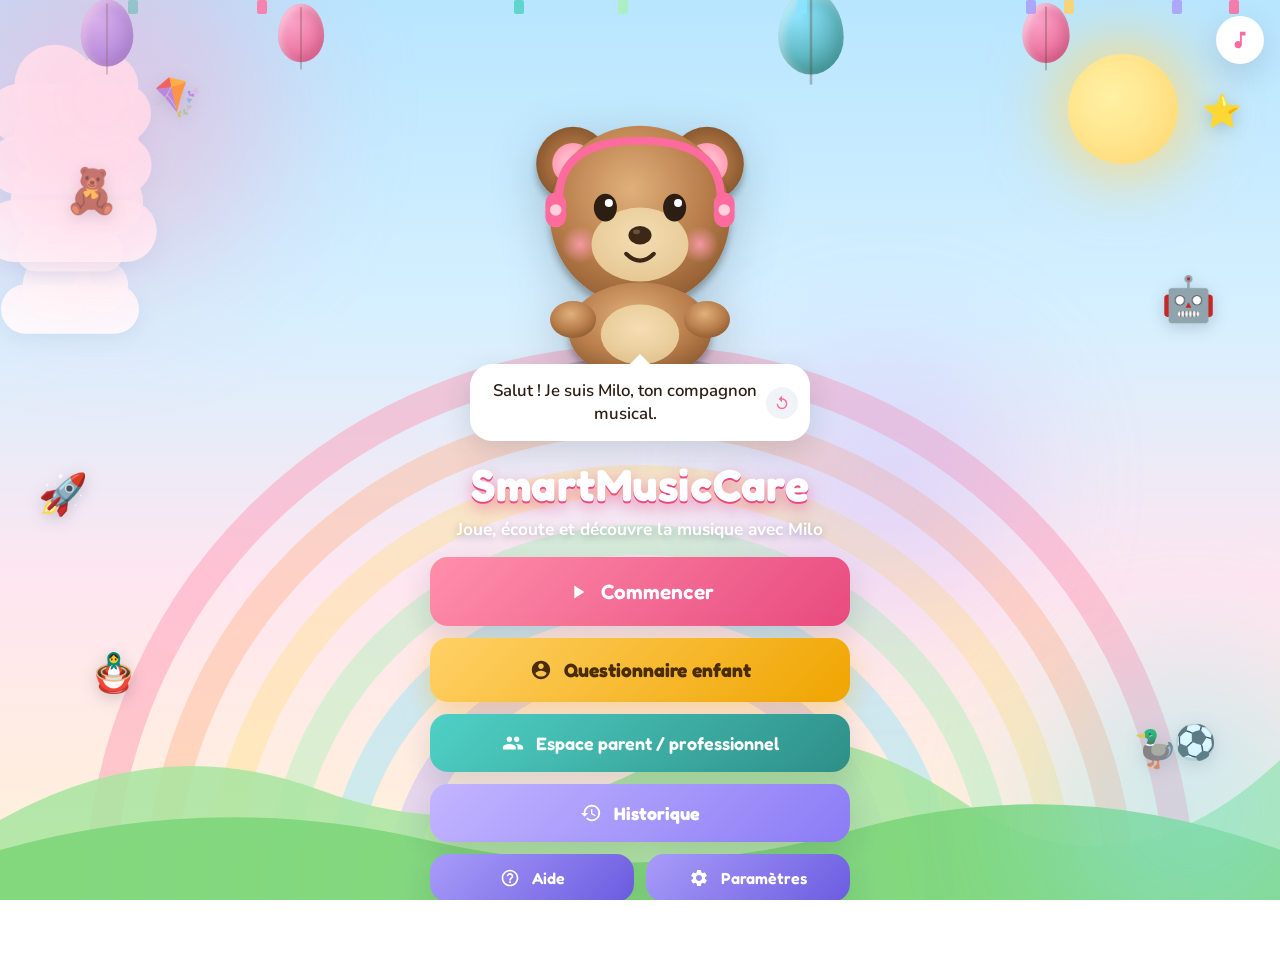
<file: jeu-dialogue.html>
<!DOCTYPE html>
<html lang="fr">
<head>
  <meta charset="UTF-8" />
  <meta name="viewport" content="width=device-width, initial-scale=1.0" />
  <title>Le Dialogue musical — SmartMusicCare</title>
  <link rel="preconnect" href="https://fonts.googleapis.com">
  <link rel="preconnect" href="https://fonts.gstatic.com" crossorigin>
  <link href="https://fonts.googleapis.com/css2?family=Fredoka:wght@400;500;600;700&family=Nunito:wght@400;600;700;800&display=swap" rel="stylesheet">
  <link rel="stylesheet" href="jeu-dialogue.css" />
</head>
<body>

  <div class="stage" aria-hidden="true">
    <div class="sky"></div>
    <div class="sun"><div class="sun-rays"></div></div>
    <div class="clouds-layer" id="cloudsLayer"></div>
    <div class="balloons-layer" id="balloonsLayer"></div>
    <div class="notes-layer" id="notesLayer"></div>
    <div class="glow glow-1"></div>
    <div class="glow glow-2"></div>
  </div>

  <main class="page">

    <header class="page-header">
      <button class="btn-back" id="backGames" aria-label="Retour aux jeux">
        <svg viewBox="0 0 24 24" width="22" height="22" fill="currentColor">
          <path d="M20 11H7.83l5.59-5.59L12 4l-8 8 8 8 1.41-1.41L7.83 13H20v-2z"/>
        </svg>
      </button>
      <div class="header-text">
        <h1>💬 Dialogue musical</h1>
        <p id="profileLabel">Profil actif</p>
      </div>
      <div class="level-badge" id="levelBadge">Niveau 1</div>
    </header>

    <!-- Milo -->
    <section class="milo-zone">
      <div class="milo" id="milo">
        <svg viewBox="0 0 240 260" width="150" height="160" class="milo-svg">
          <defs>
            <radialGradient id="furGrad" cx="45%" cy="35%" r="70%">
              <stop offset="0%"  stop-color="#e0b07a"/>
              <stop offset="60%" stop-color="#b87d4b"/>
              <stop offset="100%" stop-color="#8c5a2f"/>
            </radialGradient>
            <radialGradient id="innerEarGrad" cx="50%" cy="50%" r="50%">
              <stop offset="0%"  stop-color="#ffd1dc"/>
              <stop offset="100%" stop-color="#ff9eb5"/>
            </radialGradient>
            <radialGradient id="muzzleGrad" cx="50%" cy="40%" r="60%">
              <stop offset="0%"  stop-color="#f5deb3"/>
              <stop offset="100%" stop-color="#e6c894"/>
            </radialGradient>
            <radialGradient id="bellyGrad" cx="50%" cy="40%" r="60%">
              <stop offset="0%"  stop-color="#f5deb3"/>
              <stop offset="100%" stop-color="#e6c894"/>
            </radialGradient>
            <radialGradient id="cheekGrad" cx="50%" cy="50%" r="50%">
              <stop offset="0%"  stop-color="#ff9db1" stop-opacity="0.85"/>
              <stop offset="100%" stop-color="#ff9db1" stop-opacity="0"/>
            </radialGradient>
          </defs>
          <ellipse cx="120" cy="248" rx="70" ry="10" fill="rgba(31,45,61,0.15)"/>
          <g class="ear-left"><circle cx="62" cy="70" r="32" fill="url(#furGrad)"/><circle cx="62" cy="70" r="18" fill="url(#innerEarGrad)"/></g>
          <g class="ear-right"><circle cx="178" cy="70" r="32" fill="url(#furGrad)"/><circle cx="178" cy="70" r="18" fill="url(#innerEarGrad)"/></g>
          <circle cx="120" cy="115" r="78" fill="url(#furGrad)"/>
          <circle cx="68" cy="140" r="16" fill="url(#cheekGrad)"/>
          <circle cx="172" cy="140" r="16" fill="url(#cheekGrad)"/>
          <ellipse cx="120" cy="140" rx="42" ry="32" fill="url(#muzzleGrad)"/>
          <g class="eyes">
            <ellipse cx="90" cy="108" rx="10" ry="12" fill="#2c1e12"/>
            <ellipse cx="150" cy="108" rx="10" ry="12" fill="#2c1e12"/>
            <circle cx="93" cy="104" r="3.5" fill="#ffffff"/>
            <circle cx="153" cy="104" r="3.5" fill="#ffffff"/>
          </g>
          <ellipse cx="120" cy="132" rx="10" ry="8" fill="#3d2818"/>
          <ellipse cx="117" cy="129" rx="3" ry="2" fill="#7a5a3a" opacity="0.8"/>
          <path d="M108 148 Q120 160 132 148" stroke="#3d2818" stroke-width="3.5" fill="none" stroke-linecap="round" class="smile"/>
          <ellipse cx="120" cy="215" rx="62" ry="42" fill="url(#furGrad)"/>
          <ellipse cx="120" cy="218" rx="34" ry="26" fill="url(#bellyGrad)"/>
          <g class="arm-left-group"><ellipse cx="62" cy="205" rx="20" ry="16" fill="url(#furGrad)"/></g>
          <g class="arm-right-group"><ellipse cx="178" cy="205" rx="20" ry="16" fill="url(#furGrad)"/></g>
          <path d="M50 100 Q50 50 120 50 Q190 50 190 100" stroke="#ff6b9d" stroke-width="7" fill="none" stroke-linecap="round"/>
          <rect x="38" y="95" width="18" height="30" rx="9" fill="#ff6b9d"/>
          <rect x="184" y="95" width="18" height="30" rx="9" fill="#ff6b9d"/>
        </svg>
      </div>
      <div class="speech" id="speech">
        <span id="speechText">Écoutons-nous !</span>
      </div>
    </section>

    <!-- Zone de jeu -->
    <section class="game-zone">

      <!-- Statut -->
      <div class="status-bar">
        <div class="status-item">
          <span class="status-label">Tours réalisés</span>
          <span class="status-value" id="tourCount">0</span>
        </div>
        <div class="status-item">
          <span class="status-label">Échanges</span>
          <span class="status-value" id="exchangeCount">0</span>
        </div>
        <div class="status-item">
          <span class="status-label">Niveau</span>
          <span class="status-value" id="levelValue">1</span>
        </div>
      </div>

      <!-- Dialogue visuel -->
      <div class="dialogue-view">
        <div class="dialogue-line dialogue-milo">
          <div class="dialogue-label">
            <span class="dialogue-avatar">🐻</span>
            <span>Milo</span>
          </div>
          <div class="dialogue-bubble" id="miloBubble">Écoute...</div>
        </div>

        <div class="dialogue-line dialogue-child">
          <div class="dialogue-label">
            <span class="dialogue-avatar">🧒</span>
            <span>Toi</span>
          </div>
          <div class="dialogue-bubble" id="childBubble">À toi !</div>
        </div>
      </div>

      <!-- Bouton démarrer -->
      <div class="start-zone" id="startZone">
        <button class="btn-start" id="startBtn">
          <svg viewBox="0 0 24 24" width="28" height="28" fill="currentColor">
            <path d="M8 5v14l11-7z"/>
          </svg>
          <span>Commencer le dialogue</span>
        </button>
        <p class="start-hint">Milo va commencer, puis ce sera à toi !</p>
      </div>

      <!-- Cercles de jeu -->
      <div class="circles-zone" id="circlesZone">
        <button class="circle" data-index="0" aria-label="Cercle 1">🔵</button>
        <button class="circle" data-index="1" aria-label="Cercle 2">🟢</button>
        <button class="circle" data-index="2" aria-label="Cercle 3">🟡</button>
      </div>

      <p class="circles-hint" id="circlesHint">Milo va commencer...</p>

      <!-- Feedback -->
      <div class="feedback" id="feedback" hidden>
        <div class="feedback-icon" id="feedbackIcon">💬</div>
        <p class="feedback-text" id="feedbackText">Super échange !</p>
      </div>

      <!-- Actions -->
      <div class="nav-actions">
        <button class="btn-action btn-pause" id="pauseBtn">⏸️ Pause</button>
        <button class="btn-action btn-stop" id="stopBtn">🛑 Arrêter</button>
      </div>

    </section>

    <!-- Écran de fin -->
    <section class="end-screen" id="endScreen" style="display:none;">
      <div class="end-icon">🎉</div>
      <h2>Bravo !</h2>
      <p>Quel beau dialogue musical !</p>
      <div class="end-stats">
        <div class="end-stat">
          <span class="end-stat-value" id="endTours">0</span>
          <span class="end-stat-label">Tours réalisés</span>
        </div>
        <div class="end-stat">
          <span class="end-stat-value" id="endExchanges">0</span>
          <span class="end-stat-label">Échanges</span>
        </div>
        <div class="end-stat">
          <span class="end-stat-value" id="endLevel">1</span>
          <span class="end-stat-label">Niveau atteint</span>
        </div>
      </div>
      <div class="end-actions">
        <button class="btn-end btn-replay-game" id="replayGameBtn">🔄 Rejouer</button>
        <button class="btn-end btn-games" id="goGamesBtn">🎮 Retour aux jeux</button>
        <button class="btn-end btn-home" id="goHomeBtn">🏠 Accueil</button>
      </div>
    </section>

    <!-- Pause overlay -->
    <div class="pause-overlay" id="pauseOverlay" hidden>
      <div class="pause-box">
        <div class="pause-icon">⏸️</div>
        <h2>On fait une pause ?</h2>
        <p>Prends ton temps. Quand tu es prêt, on continue !</p>
        <button class="btn-action btn-resume" id="resumeBtn">▶️ Continuer</button>
      </div>
    </div>

  </main>

  <script src="jeu-dialogue.js"></script>
</body>
</html>
</file>
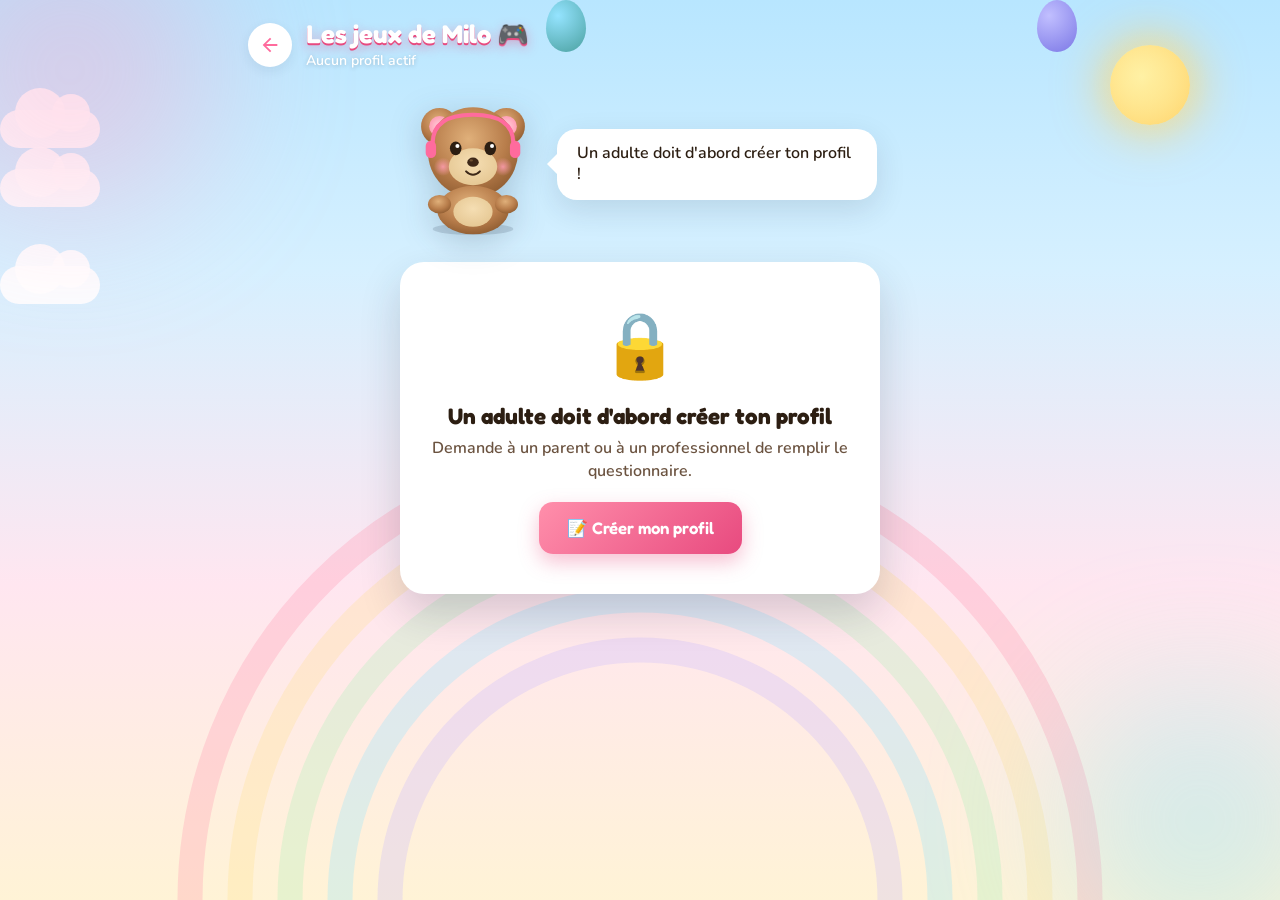
<file: jeux.html>
<!DOCTYPE html>
<html lang="fr">
<head>
  <meta charset="UTF-8" />
  <meta name="viewport" content="width=device-width, initial-scale=1.0" />
  <title>Les jeux de Milo — SmartMusicCare</title>
  <link rel="preconnect" href="https://fonts.googleapis.com">
  <link rel="preconnect" href="https://fonts.gstatic.com" crossorigin>
  <link href="https://fonts.googleapis.com/css2?family=Fredoka:wght@400;500;600;700&family=Nunito:wght@400;600;700;800&display=swap" rel="stylesheet">
  <link rel="stylesheet" href="jeux.css" />
</head>
<body>

  <!-- Décor de fond -->
  <div class="stage" aria-hidden="true">
    <div class="sky"></div>
    <div class="sun"><div class="sun-rays"></div></div>
    <svg class="rainbow" viewBox="0 0 800 400" preserveAspectRatio="xMidYMax meet">
      <path d="M40 400 A360 360 0 0 1 760 400" fill="none" stroke="#ff8fab" stroke-width="20" opacity="0.5"/>
      <path d="M80 400 A320 320 0 0 1 720 400" fill="none" stroke="#ffe08a" stroke-width="20" opacity="0.5"/>
      <path d="M120 400 A280 280 0 0 1 680 400" fill="none" stroke="#a8f0b8" stroke-width="20" opacity="0.5"/>
      <path d="M160 400 A240 240 0 0 1 640 400" fill="none" stroke="#8be3ff" stroke-width="20" opacity="0.5"/>
      <path d="M200 400 A200 200 0 0 1 600 400" fill="none" stroke="#c3b5ff" stroke-width="20" opacity="0.5"/>
    </svg>
    <div class="clouds-layer" id="cloudsLayer"></div>
    <div class="balloons-layer" id="balloonsLayer"></div>
    <div class="notes-layer" id="notesLayer"></div>
    <div class="glow glow-1"></div>
    <div class="glow glow-2"></div>
  </div>

  <main class="page">

    <!-- En-tête -->
    <header class="page-header">
      <button class="btn-back" id="backHome" aria-label="Retour à l'accueil">
        <svg viewBox="0 0 24 24" width="22" height="22" fill="currentColor">
          <path d="M20 11H7.83l5.59-5.59L12 4l-8 8 8 8 1.41-1.41L7.83 13H20v-2z"/>
        </svg>
      </button>
      <div class="header-text">
        <h1>Les jeux de Milo 🎮</h1>
        <p id="profileLabel">Aucun profil actif</p>
      </div>
    </header>

    <!-- Zone Milo -->
    <section class="milo-zone">
      <div class="milo" id="milo">
        <svg viewBox="0 0 240 260" width="140" height="150" class="milo-svg">
          <defs>
            <radialGradient id="furGrad" cx="45%" cy="35%" r="70%">
              <stop offset="0%"  stop-color="#e0b07a"/>
              <stop offset="60%" stop-color="#b87d4b"/>
              <stop offset="100%" stop-color="#8c5a2f"/>
            </radialGradient>
            <radialGradient id="innerEarGrad" cx="50%" cy="50%" r="50%">
              <stop offset="0%"  stop-color="#ffd1dc"/>
              <stop offset="100%" stop-color="#ff9eb5"/>
            </radialGradient>
            <radialGradient id="muzzleGrad" cx="50%" cy="40%" r="60%">
              <stop offset="0%"  stop-color="#f5deb3"/>
              <stop offset="100%" stop-color="#e6c894"/>
            </radialGradient>
            <radialGradient id="bellyGrad" cx="50%" cy="40%" r="60%">
              <stop offset="0%"  stop-color="#f5deb3"/>
              <stop offset="100%" stop-color="#e6c894"/>
            </radialGradient>
            <radialGradient id="cheekGrad" cx="50%" cy="50%" r="50%">
              <stop offset="0%"  stop-color="#ff9db1" stop-opacity="0.85"/>
              <stop offset="100%" stop-color="#ff9db1" stop-opacity="0"/>
            </radialGradient>
          </defs>
          <ellipse cx="120" cy="248" rx="70" ry="10" fill="rgba(31,45,61,0.15)"/>
          <g class="ear-left"><circle cx="62" cy="70" r="32" fill="url(#furGrad)"/><circle cx="62" cy="70" r="18" fill="url(#innerEarGrad)"/></g>
          <g class="ear-right"><circle cx="178" cy="70" r="32" fill="url(#furGrad)"/><circle cx="178" cy="70" r="18" fill="url(#innerEarGrad)"/></g>
          <circle cx="120" cy="115" r="78" fill="url(#furGrad)"/>
          <circle cx="68" cy="140" r="16" fill="url(#cheekGrad)"/>
          <circle cx="172" cy="140" r="16" fill="url(#cheekGrad)"/>
          <ellipse cx="120" cy="140" rx="42" ry="32" fill="url(#muzzleGrad)"/>
          <g class="eyes">
            <ellipse cx="90" cy="108" rx="10" ry="12" fill="#2c1e12"/>
            <ellipse cx="150" cy="108" rx="10" ry="12" fill="#2c1e12"/>
            <circle cx="93" cy="104" r="3.5" fill="#ffffff"/>
            <circle cx="153" cy="104" r="3.5" fill="#ffffff"/>
          </g>
          <ellipse cx="120" cy="132" rx="10" ry="8" fill="#3d2818"/>
          <ellipse cx="117" cy="129" rx="3" ry="2" fill="#7a5a3a" opacity="0.8"/>
          <path d="M108 148 Q120 160 132 148" stroke="#3d2818" stroke-width="3.5" fill="none" stroke-linecap="round" class="smile"/>
          <ellipse cx="120" cy="215" rx="62" ry="42" fill="url(#furGrad)"/>
          <ellipse cx="120" cy="218" rx="34" ry="26" fill="url(#bellyGrad)"/>
          <g class="arm-left-group"><ellipse cx="62" cy="205" rx="20" ry="16" fill="url(#furGrad)"/></g>
          <g class="arm-right-group"><ellipse cx="178" cy="205" rx="20" ry="16" fill="url(#furGrad)"/></g>
          <path d="M50 100 Q50 50 120 50 Q190 50 190 100" stroke="#ff6b9d" stroke-width="7" fill="none" stroke-linecap="round"/>
          <rect x="38" y="95" width="18" height="30" rx="9" fill="#ff6b9d"/>
          <rect x="184" y="95" width="18" height="30" rx="9" fill="#ff6b9d"/>
        </svg>
      </div>
      <div class="speech" id="speech">
        <span id="speechText">Choisis ton jeu préféré !</span>
      </div>
    </section>

    <!-- Recommandation Milo -->
    <div class="recommendation" id="recommendation" hidden>
      <div class="reco-badge">⭐ Recommandé pour toi</div>
      <p class="reco-text" id="recoText">Le jeu <strong>Chef d'orchestre</strong> te convient bien !</p>
    </div>

    <!-- Grille des jeux -->
    <section class="games-grid" id="gamesGrid">

      <!-- Jeu 1 : Chef d'orchestre -->
      <button class="game-card" data-game="chef-orchestre" id="card-chef">
        <div class="game-badge">⭐</div>
        <div class="game-visual">🎼</div>
        <h2 class="game-title">Chef d'orchestre</h2>
        <p class="game-subtitle">Reproduis mon rythme !</p>
        <div class="game-tags">
          <span class="tag tag-attention">👀 Attention</span>
          <span class="tag tag-imitation">🪞 Imitation</span>
        </div>
        <div class="game-cta">
          <span>Jouer</span>
          <svg viewBox="0 0 24 24" width="18" height="18" fill="currentColor">
            <path d="M8 5v14l11-7z"/>
          </svg>
        </div>
      </button>

      <!-- Jeu 2 : Détective musical -->
      <button class="game-card" data-game="detective" id="card-detective">
        <div class="game-badge">⭐</div>
        <div class="game-visual">🔍</div>
        <h2 class="game-title">Détective musical</h2>
        <p class="game-subtitle">Trouve le son mystère !</p>
        <div class="game-tags">
          <span class="tag tag-attention">👀 Attention</span>
          <span class="tag tag-expression">✨ Choix</span>
        </div>
        <div class="game-cta">
          <span>Jouer</span>
          <svg viewBox="0 0 24 24" width="18" height="18" fill="currentColor">
            <path d="M8 5v14l11-7z"/>
          </svg>
        </div>
      </button>

      <!-- Jeu 3 : Dialogue musical -->
      <button class="game-card" data-game="dialogue" id="card-dialogue">
        <div class="game-badge">⭐</div>
        <div class="game-visual">💬</div>
        <h2 class="game-title">Dialogue musical</h2>
        <p class="game-subtitle">À toi, à moi !</p>
        <div class="game-tags">
          <span class="tag tag-interaction">🤝 Interaction</span>
          <span class="tag tag-engagement">🎯 Engagement</span>
        </div>
        <div class="game-cta">
          <span>Jouer</span>
          <svg viewBox="0 0 24 24" width="18" height="18" fill="currentColor">
            <path d="M8 5v14l11-7z"/>
          </svg>
        </div>
      </button>

    </section>

    <!-- Message si pas de profil -->
    <div class="no-profile" id="noProfile" hidden>
      <div class="no-profile-icon">🔒</div>
      <h2>Un adulte doit d'abord créer ton profil</h2>
      <p>Demande à un parent ou à un professionnel de remplir le questionnaire.</p>
      <button class="btn-go-profile" id="goProfileBtn">📝 Créer mon profil</button>
    </div>

  </main>

  <script src="jeux.js"></script>
</body>
</html>
</file>
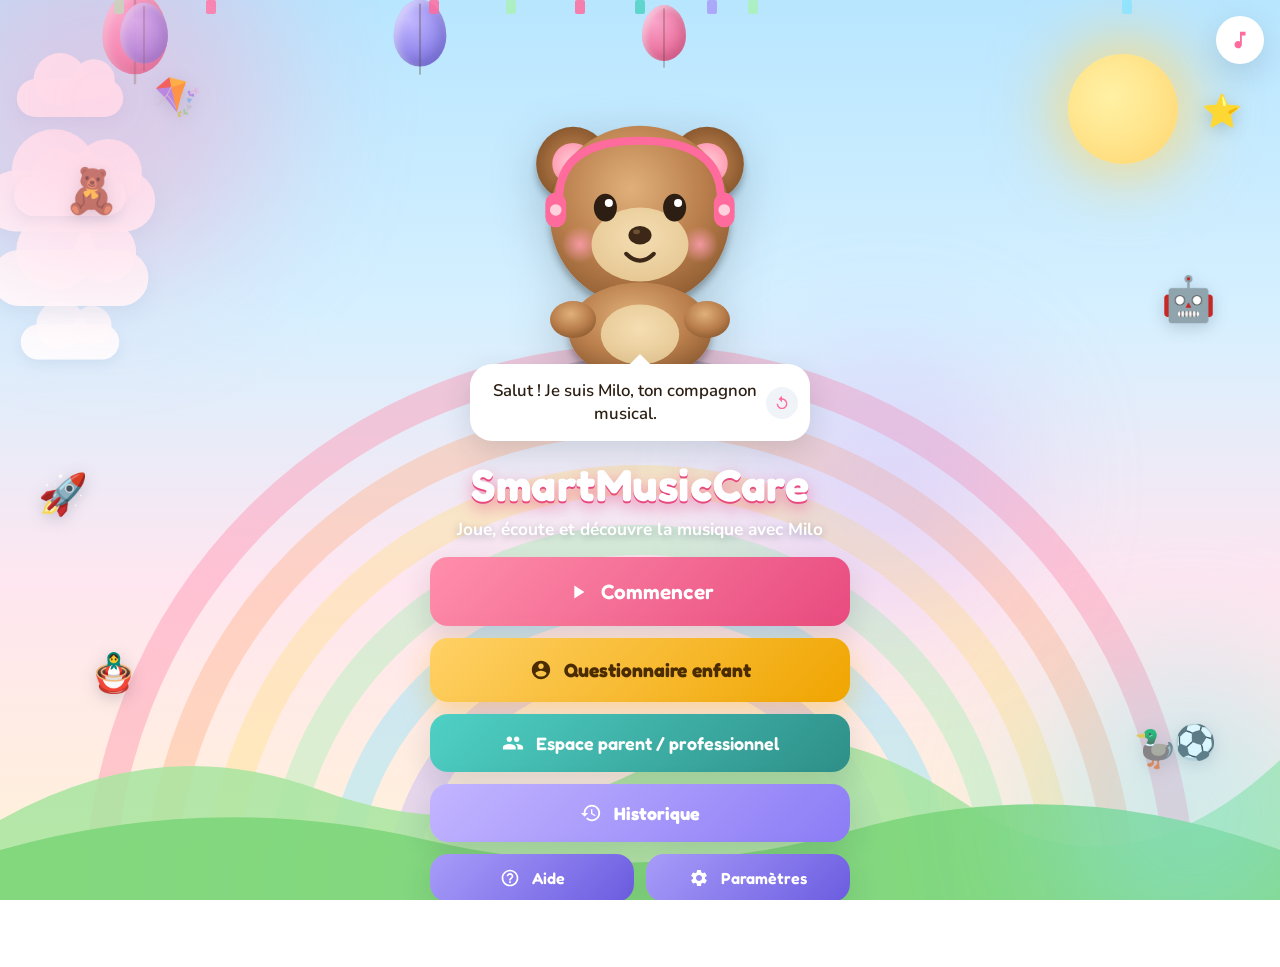
<file: questionnaire-enfant.html>
<!DOCTYPE html>
<html lang="fr">
<head>
  <meta charset="UTF-8" />
  <meta name="viewport" content="width=device-width, initial-scale=1.0" />
  <title>Questionnaire enfant — SmartMusicCare</title>
  <link rel="preconnect" href="https://fonts.googleapis.com">
  <link rel="preconnect" href="https://fonts.gstatic.com" crossorigin>
  <link href="https://fonts.googleapis.com/css2?family=Fredoka:wght@400;500;600;700&family=Nunito:wght@400;600;700;800&display=swap" rel="stylesheet">
  <link rel="stylesheet" href="questionnaire-enfant.css" />
</head>
<body>

  <div class="stage" aria-hidden="true">
    <div class="sky"></div>
    <div class="sun"><div class="sun-rays"></div></div>
    <svg class="rainbow" viewBox="0 0 800 400" preserveAspectRatio="xMidYMax meet">
      <path d="M40 400 A360 360 0 0 1 760 400" fill="none" stroke="#ff8fab" stroke-width="20" opacity="0.5"/>
      <path d="M80 400 A320 320 0 0 1 720 400" fill="none" stroke="#ffe08a" stroke-width="20" opacity="0.5"/>
      <path d="M120 400 A280 280 0 0 1 680 400" fill="none" stroke="#a8f0b8" stroke-width="20" opacity="0.5"/>
      <path d="M160 400 A240 240 0 0 1 640 400" fill="none" stroke="#8be3ff" stroke-width="20" opacity="0.5"/>
      <path d="M200 400 A200 200 0 0 1 600 400" fill="none" stroke="#c3b5ff" stroke-width="20" opacity="0.5"/>
    </svg>
    <div class="clouds-layer" id="cloudsLayer"></div>
    <div class="balloons-layer" id="balloonsLayer"></div>
    <div class="notes-layer" id="notesLayer"></div>
    <div class="glow glow-1"></div>
    <div class="glow glow-2"></div>
  </div>

  <main class="page">

    <header class="page-header">
      <button class="btn-back" id="backHome" aria-label="Retour à l'accueil">
        <svg viewBox="0 0 24 24" width="22" height="22" fill="currentColor">
          <path d="M20 11H7.83l5.59-5.59L12 4l-8 8 8 8 1.41-1.41L7.83 13H20v-2z"/>
        </svg>
      </button>
      <div class="header-text">
        <h1>Joue avec Milo 🎵</h1>
        <p id="profileLabel">Aucun profil actif</p>
      </div>
    </header>

    <div class="progress-wrap">
      <div class="progress-track">
        <div class="progress-bar" id="progressBar"></div>
      </div>
      <div class="progress-labels">
        <span class="step-label active" data-step="1">1. Instrument</span>
        <span class="step-label" data-step="2">2. Musique</span>
        <span class="step-label" data-step="3">3. Ressenti</span>
      </div>
    </div>

    <section class="milo-zone">
      <div class="milo" id="milo">
        <svg viewBox="0 0 240 260" width="160" height="170" class="milo-svg">
          <defs>
            <radialGradient id="furGrad" cx="45%" cy="35%" r="70%">
              <stop offset="0%"  stop-color="#e0b07a"/>
              <stop offset="60%" stop-color="#b87d4b"/>
              <stop offset="100%" stop-color="#8c5a2f"/>
            </radialGradient>
            <radialGradient id="innerEarGrad" cx="50%" cy="50%" r="50%">
              <stop offset="0%"  stop-color="#ffd1dc"/>
              <stop offset="100%" stop-color="#ff9eb5"/>
            </radialGradient>
            <radialGradient id="muzzleGrad" cx="50%" cy="40%" r="60%">
              <stop offset="0%"  stop-color="#f5deb3"/>
              <stop offset="100%" stop-color="#e6c894"/>
            </radialGradient>
            <radialGradient id="bellyGrad" cx="50%" cy="40%" r="60%">
              <stop offset="0%"  stop-color="#f5deb3"/>
              <stop offset="100%" stop-color="#e6c894"/>
            </radialGradient>
            <radialGradient id="cheekGrad" cx="50%" cy="50%" r="50%">
              <stop offset="0%"  stop-color="#ff9db1" stop-opacity="0.85"/>
              <stop offset="100%" stop-color="#ff9db1" stop-opacity="0"/>
            </radialGradient>
          </defs>
          <ellipse cx="120" cy="248" rx="70" ry="10" fill="rgba(31,45,61,0.15)"/>
          <g class="ear-left"><circle cx="62" cy="70" r="32" fill="url(#furGrad)"/><circle cx="62" cy="70" r="18" fill="url(#innerEarGrad)"/></g>
          <g class="ear-right"><circle cx="178" cy="70" r="32" fill="url(#furGrad)"/><circle cx="178" cy="70" r="18" fill="url(#innerEarGrad)"/></g>
          <circle cx="120" cy="115" r="78" fill="url(#furGrad)"/>
          <circle cx="68" cy="140" r="16" fill="url(#cheekGrad)"/>
          <circle cx="172" cy="140" r="16" fill="url(#cheekGrad)"/>
          <ellipse cx="120" cy="140" rx="42" ry="32" fill="url(#muzzleGrad)"/>
          <g class="eyes">
            <ellipse cx="90" cy="108" rx="10" ry="12" fill="#2c1e12"/>
            <ellipse cx="150" cy="108" rx="10" ry="12" fill="#2c1e12"/>
            <circle cx="93" cy="104" r="3.5" fill="#ffffff"/>
            <circle cx="153" cy="104" r="3.5" fill="#ffffff"/>
          </g>
          <ellipse cx="120" cy="132" rx="10" ry="8" fill="#3d2818"/>
          <ellipse cx="117" cy="129" rx="3" ry="2" fill="#7a5a3a" opacity="0.8"/>
          <path d="M108 148 Q120 160 132 148" stroke="#3d2818" stroke-width="3.5" fill="none" stroke-linecap="round" class="smile"/>
          <ellipse cx="120" cy="215" rx="62" ry="42" fill="url(#furGrad)"/>
          <ellipse cx="120" cy="218" rx="34" ry="26" fill="url(#bellyGrad)"/>
          <g class="arm-left-group"><ellipse cx="62" cy="205" rx="20" ry="16" fill="url(#furGrad)"/></g>
          <g class="arm-right-group"><ellipse cx="178" cy="205" rx="20" ry="16" fill="url(#furGrad)"/></g>
          <path d="M50 100 Q50 50 120 50 Q190 50 190 100" stroke="#ff6b9d" stroke-width="7" fill="none" stroke-linecap="round"/>
          <rect x="38" y="95" width="18" height="30" rx="9" fill="#ff6b9d"/>
          <rect x="184" y="95" width="18" height="30" rx="9" fill="#ff6b9d"/>
        </svg>
      </div>
      <div class="speech" id="speech">
        <span id="speechText">Salut ! Prêt à découvrir les sons ?</span>
      </div>
    </section>

    <!-- ÉTAPE 1 -->
    <section class="step active" data-step="1">
      <h2 class="step-title">Quel instrument veux-tu écouter ?</h2>
      <p class="step-hint">Appuie sur une image pour écouter, puis choisis !</p>

      <div class="grid-options">
        <button class="choice-card" data-instrument="piano" data-label="Piano">
          <div class="choice-visual">🎹</div>
          <div class="choice-name">Piano</div>
          <div class="choice-play">🔊</div>
        </button>
        <button class="choice-card" data-instrument="guitar" data-label="Guitare">
          <div class="choice-visual">🎸</div>
          <div class="choice-name">Guitare</div>
          <div class="choice-play">🔊</div>
        </button>
        <button class="choice-card" data-instrument="drum" data-label="Tambour">
          <div class="choice-visual">🥁</div>
          <div class="choice-name">Tambour</div>
          <div class="choice-play">🔊</div>
        </button>
        <button class="choice-card" data-instrument="flute" data-label="Flûte">
          <div class="choice-visual">🪈</div>
          <div class="choice-name">Flûte</div>
          <div class="choice-play">🔊</div>
        </button>
      </div>

      <div class="choose-bar" id="chooseBar1" hidden>
        <p class="choose-text">Tu aimes ce son ?</p>
        <button class="btn-choose" id="chooseBtn1">✅ Oui, je choisis !</button>
      </div>

      <div class="nav-actions">
        <button class="btn-action btn-pause" data-action="pause">⏸️ Pause</button>
        <button class="btn-action btn-skip" data-action="skip">⏭️ Passer</button>
      </div>
    </section>

    <!-- ÉTAPE 2 -->
    <section class="step" data-step="2">
      <h2 class="step-title">Quelle musique aimes-tu ?</h2>
      <p class="step-hint">Écoute chaque musique, puis choisis !</p>

      <div class="grid-options">
        <button class="choice-card" data-music="soft" data-label="Musique douce">
          <div class="choice-visual">🌙</div>
          <div class="choice-name">Douce</div>
          <div class="choice-play">🔊</div>
        </button>
        <button class="choice-card" data-music="rhythmic" data-label="Musique rythmée">
          <div class="choice-visual">🥁</div>
          <div class="choice-name">Rythmée</div>
          <div class="choice-play">🔊</div>
        </button>
        <button class="choice-card" data-music="nature" data-label="Sons de la nature">
          <div class="choice-visual">🌿</div>
          <div class="choice-name">Nature</div>
          <div class="choice-play">🔊</div>
        </button>
        <button class="choice-card" data-music="songs" data-label="Chansons">
          <div class="choice-visual">🎤</div>
          <div class="choice-name">Chansons</div>
          <div class="choice-play">🔊</div>
        </button>
      </div>

      <div class="choose-bar" id="chooseBar2" hidden>
        <p class="choose-text">Tu aimes cette musique ?</p>
        <button class="btn-choose" id="chooseBtn2">✅ Oui, je choisis !</button>
      </div>

      <div class="nav-actions">
        <button class="btn-action btn-pause" data-action="pause">⏸️ Pause</button>
        <button class="btn-action btn-skip" data-action="skip">⏭️ Passer</button>
      </div>
    </section>

    <!-- ÉTAPE 3 -->
    <section class="step" data-step="3">
      <h2 class="step-title">Est-ce que tu aimes ce son ?</h2>
      <p class="step-hint" id="currentSoundLabel">Son en cours…</p>

      <button class="btn-replay-big" id="replaySound">
        🔊 Réécouter le son
      </button>

      <div class="grid-feelings">
        <button class="feeling-card feeling-like" data-feeling="like">
          <div class="feeling-emoji">😊</div>
          <div class="feeling-label">J'aime</div>
        </button>
        <button class="feeling-card feeling-neutral" data-feeling="neutral">
          <div class="feeling-emoji">😐</div>
          <div class="feeling-label">Bof</div>
        </button>
        <button class="feeling-card feeling-dislike" data-feeling="dislike">
          <div class="feeling-emoji">🙁</div>
          <div class="feeling-label">Je n'aime pas</div>
        </button>
      </div>

      <div class="nav-actions">
        <button class="btn-action btn-stop" data-action="stop">🛑 Je veux arrêter</button>
        <button class="btn-action btn-skip" data-action="skip">⏭️ Passer</button>
      </div>
    </section>

    <section class="end-screen" id="endScreen" style="display:none;">
      <div class="end-icon">🎉</div>
      <h2>Bravo !</h2>
      <p>Merci d'avoir joué avec moi !</p>
      <div class="end-actions">
        <button class="btn-end btn-home-end" id="goHomeEnd">🏠 Retour à l'accueil</button>
        <button class="btn-end btn-games" id="goGames">🎮 Voir les jeux</button>
      </div>
    </section>

    <div class="pause-overlay" id="pauseOverlay" hidden>
      <div class="pause-box">
        <div class="pause-icon">⏸️</div>
        <h2>On fait une pause ?</h2>
        <p>Prends ton temps. Quand tu es prêt, on continue !</p>
        <button class="btn-action btn-resume" id="resumeBtn">▶️ Continuer</button>
      </div>
    </div>

  </main>

  <script src="questionnaire-enfant.js"></script>
</body>
</html>
</file>
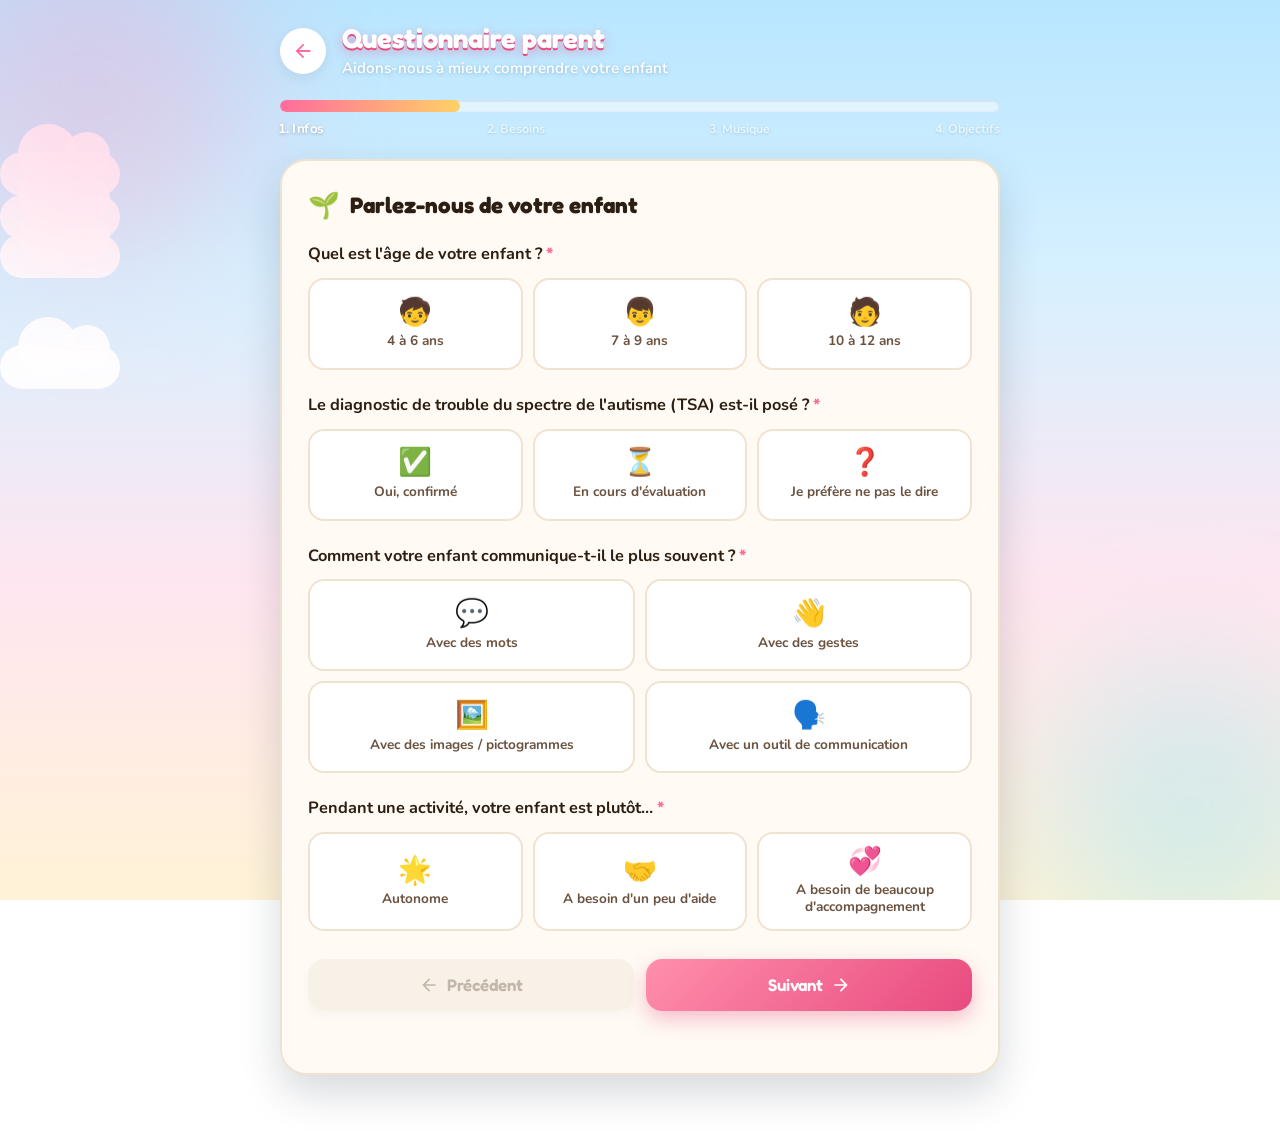
<file: questionnaire-parent.html>
<!DOCTYPE html>
<html lang="fr">
<head>
  <meta charset="UTF-8" />
  <meta name="viewport" content="width=device-width, initial-scale=1.0" />
  <title>Questionnaire parent — SmartMusicCare</title>
  <link rel="preconnect" href="https://fonts.googleapis.com">
  <link rel="preconnect" href="https://fonts.gstatic.com" crossorigin>
  <link href="https://fonts.googleapis.com/css2?family=Fredoka:wght@400;500;600;700&family=Nunito:wght@400;600;700;800&display=swap" rel="stylesheet">
  <link rel="stylesheet" href="questionnaire-parent.css" />
</head>
<body>

  <div class="stage" aria-hidden="true">
    <div class="sky"></div>
    <div class="clouds-layer" id="cloudsLayer"></div>
    <div class="balloons-layer" id="balloonsLayer"></div>
    <div class="notes-layer" id="notesLayer"></div>
    <div class="glow glow-1"></div>
    <div class="glow glow-2"></div>
  </div>

  <main class="page">

    <header class="page-header">
      <button class="btn-back" id="backHome" aria-label="Retour à l'accueil">
        <svg viewBox="0 0 24 24" width="22" height="22" fill="currentColor">
          <path d="M20 11H7.83l5.59-5.59L12 4l-8 8 8 8 1.41-1.41L7.83 13H20v-2z"/>
        </svg>
      </button>
      <div class="header-text">
        <h1>Questionnaire parent</h1>
        <p>Aidons-nous à mieux comprendre votre enfant</p>
      </div>
    </header>

    <div class="progress-wrap">
      <div class="progress-track">
        <div class="progress-bar" id="progressBar"></div>
      </div>
      <div class="progress-labels">
        <span class="step-label active" data-step="1">1. Infos</span>
        <span class="step-label" data-step="2">2. Besoins</span>
        <span class="step-label" data-step="3">3. Musique</span>
        <span class="step-label" data-step="4">4. Objectifs</span>
      </div>
    </div>

    <form id="parentForm" novalidate>

      <!-- ÉTAPE 1 -->
      <section class="step active" data-step="1">
        <h2 class="step-title"><span class="step-emoji">🌱</span> Parlez-nous de votre enfant</h2>

        <div class="field">
          <label class="field-label">Quel est l'âge de votre enfant ? <span class="required">*</span></label>
          <div class="options options-3">
            <label class="option"><input type="radio" name="age_range" value="4-6" required>
              <span class="option-content"><span class="option-emoji">🧒</span><span class="option-text">4 à 6 ans</span></span>
            </label>
            <label class="option"><input type="radio" name="age_range" value="7-9" required>
              <span class="option-content"><span class="option-emoji">👦</span><span class="option-text">7 à 9 ans</span></span>
            </label>
            <label class="option"><input type="radio" name="age_range" value="10-12" required>
              <span class="option-content"><span class="option-emoji">🧑</span><span class="option-text">10 à 12 ans</span></span>
            </label>
          </div>
        </div>

        <div class="field">
          <label class="field-label">Le diagnostic de trouble du spectre de l'autisme (TSA) est-il posé ? <span class="required">*</span></label>
          <div class="options options-3">
            <label class="option"><input type="radio" name="diagnosis" value="confirmed" required>
              <span class="option-content"><span class="option-emoji">✅</span><span class="option-text">Oui, confirmé</span></span>
            </label>
            <label class="option"><input type="radio" name="diagnosis" value="in_progress" required>
              <span class="option-content"><span class="option-emoji">⏳</span><span class="option-text">En cours d'évaluation</span></span>
            </label>
            <label class="option"><input type="radio" name="diagnosis" value="unknown" required>
              <span class="option-content"><span class="option-emoji">❓</span><span class="option-text">Je préfère ne pas le dire</span></span>
            </label>
          </div>
        </div>

        <div class="field">
          <label class="field-label">Comment votre enfant communique-t-il le plus souvent ? <span class="required">*</span></label>
          <div class="options options-2">
            <label class="option"><input type="radio" name="communication" value="speech" required>
              <span class="option-content"><span class="option-emoji">💬</span><span class="option-text">Avec des mots</span></span>
            </label>
            <label class="option"><input type="radio" name="communication" value="gestures" required>
              <span class="option-content"><span class="option-emoji">👋</span><span class="option-text">Avec des gestes</span></span>
            </label>
            <label class="option"><input type="radio" name="communication" value="pictograms" required>
              <span class="option-content"><span class="option-emoji">🖼️</span><span class="option-text">Avec des images / pictogrammes</span></span>
            </label>
            <label class="option"><input type="radio" name="communication" value="aac" required>
              <span class="option-content"><span class="option-emoji">🗣️</span><span class="option-text">Avec un outil de communication</span></span>
            </label>
          </div>
        </div>

        <div class="field">
          <label class="field-label">Pendant une activité, votre enfant est plutôt… <span class="required">*</span></label>
          <div class="options options-3">
            <label class="option"><input type="radio" name="autonomy" value="autonomous" required>
              <span class="option-content"><span class="option-emoji">🌟</span><span class="option-text">Autonome</span></span>
            </label>
            <label class="option"><input type="radio" name="autonomy" value="with_help" required>
              <span class="option-content"><span class="option-emoji">🤝</span><span class="option-text">A besoin d'un peu d'aide</span></span>
            </label>
            <label class="option"><input type="radio" name="autonomy" value="with_support" required>
              <span class="option-content"><span class="option-emoji">💞</span><span class="option-text">A besoin de beaucoup d'accompagnement</span></span>
            </label>
          </div>
        </div>
      </section>

      <!-- ÉTAPE 2 -->
      <section class="step" data-step="2">
        <h2 class="step-title"><span class="step-emoji">💡</span> Comment pouvons-nous aider votre enfant ?</h2>

        <div class="field">
          <label class="field-label">Quelle est la priorité pour votre enfant en ce moment ? <span class="required">*</span></label>
          <div class="options options-2">
            <label class="option"><input type="radio" name="priority_need" value="attention" required>
              <span class="option-content"><span class="option-emoji">👀</span><span class="option-text">Rester attentif</span></span>
            </label>
            <label class="option"><input type="radio" name="priority_need" value="engagement" required>
              <span class="option-content"><span class="option-emoji">🎯</span><span class="option-text">Rester engagé dans une activité</span></span>
            </label>
            <label class="option"><input type="radio" name="priority_need" value="interaction" required>
              <span class="option-content"><span class="option-emoji">🤗</span><span class="option-text">Interagir avec les autres</span></span>
            </label>
            <label class="option"><input type="radio" name="priority_need" value="communication" required>
              <span class="option-content"><span class="option-emoji">💬</span><span class="option-text">Communiquer</span></span>
            </label>
            <label class="option"><input type="radio" name="priority_need" value="expression" required>
              <span class="option-content"><span class="option-emoji">🎨</span><span class="option-text">Exprimer ses choix</span></span>
            </label>
          </div>
        </div>

        <div class="field">
          <label class="field-label">Votre enfant arrive-t-il à rester concentré sur une activité ? <span class="required">*</span></label>
          <div class="options options-2">
            <label class="option"><input type="radio" name="engagement_level" value="easy" required>
              <span class="option-content"><span class="option-emoji">😊</span><span class="option-text">Oui, facilement</span></span>
            </label>
            <label class="option"><input type="radio" name="engagement_level" value="with_reminders" required>
              <span class="option-content"><span class="option-emoji">🙂</span><span class="option-text">Avec quelques rappels</span></span>
            </label>
            <label class="option"><input type="radio" name="engagement_level" value="difficult" required>
              <span class="option-content"><span class="option-emoji">😕</span><span class="option-text">C'est difficile</span></span>
            </label>
            <label class="option"><input type="radio" name="engagement_level" value="variable" required>
              <span class="option-content"><span class="option-emoji">🎢</span><span class="option-text">Cela dépend des activités</span></span>
            </label>
          </div>
        </div>

        <div class="field">
          <label class="field-label">Comment réagit votre enfant face à un nouvel exercice ? <span class="required">*</span></label>
          <div class="options options-2">
            <label class="option"><input type="radio" name="new_task_reaction" value="curious" required>
              <span class="option-content"><span class="option-emoji">🤩</span><span class="option-text">Il est curieux</span></span>
            </label>
            <label class="option"><input type="radio" name="new_task_reaction" value="hesitant" required>
              <span class="option-content"><span class="option-emoji">😐</span><span class="option-text">Il hésite</span></span>
            </label>
            <label class="option"><input type="radio" name="new_task_reaction" value="refuses" required>
              <span class="option-content"><span class="option-emoji">🙅</span><span class="option-text">Il refuse parfois</span></span>
            </label>
            <label class="option"><input type="radio" name="new_task_reaction" value="needs_help" required>
              <span class="option-content"><span class="option-emoji">🆘</span><span class="option-text">Il a besoin d'aide</span></span>
            </label>
          </div>
        </div>

        <div class="field">
          <label class="field-label">Votre enfant préfère-t-il… <span class="required">*</span></label>
          <div class="options options-2">
            <label class="option"><input type="radio" name="social_preference" value="individual" required>
              <span class="option-content"><span class="option-emoji">🧘</span><span class="option-text">Jouer seul</span></span>
            </label>
            <label class="option"><input type="radio" name="social_preference" value="with_adult" required>
              <span class="option-content"><span class="option-emoji">👨‍👩‍👧</span><span class="option-text">Jouer avec un adulte</span></span>
            </label>
            <label class="option"><input type="radio" name="social_preference" value="group" required>
              <span class="option-content"><span class="option-emoji">👫</span><span class="option-text">Jouer en groupe</span></span>
            </label>
            <label class="option"><input type="radio" name="social_preference" value="variable" required>
              <span class="option-content"><span class="option-emoji">🔀</span><span class="option-text">Cela dépend</span></span>
            </label>
          </div>
        </div>

        <div class="field">
          <label class="field-label">Votre enfant est-il sensible aux bruits forts ? <span class="required">*</span></label>
          <div class="options options-2">
            <label class="option"><input type="radio" name="auditory_sensitivity" value="yes" required>
              <span class="option-content"><span class="option-emoji">😣</span><span class="option-text">Oui, cela le gêne</span></span>
            </label>
            <label class="option"><input type="radio" name="auditory_sensitivity" value="no" required>
              <span class="option-content"><span class="option-emoji">😌</span><span class="option-text">Non, cela ne le gêne pas</span></span>
            </label>
            <label class="option"><input type="radio" name="auditory_sensitivity" value="uncertain" required>
              <span class="option-content"><span class="option-emoji">🤔</span><span class="option-text">Je ne sais pas</span></span>
            </label>
          </div>
        </div>

        <div class="field">
          <label class="field-label">Comment réagit-il aux sons forts ? <span class="required">*</span></label>
          <div class="options options-2">
            <label class="option"><input type="radio" name="loud_sound_reaction" value="likes" required>
              <span class="option-content"><span class="option-emoji">🎉</span><span class="option-text">Il les aime</span></span>
            </label>
            <label class="option"><input type="radio" name="loud_sound_reaction" value="tolerates" required>
              <span class="option-content"><span class="option-emoji">😐</span><span class="option-text">Il les tolère</span></span>
            </label>
            <label class="option"><input type="radio" name="loud_sound_reaction" value="avoids" required>
              <span class="option-content"><span class="option-emoji">😖</span><span class="option-text">Il les évite</span></span>
            </label>
            <label class="option"><input type="radio" name="loud_sound_reaction" value="bothered" required>
              <span class="option-content"><span class="option-emoji">😫</span><span class="option-text">Cela peut le gêner</span></span>
            </label>
          </div>
        </div>
      </section>

      <!-- ÉTAPE 3 -->
      <section class="step" data-step="3">
        <h2 class="step-title"><span class="step-emoji">🎵</span> La musique et votre enfant</h2>

        <div class="field">
          <label class="field-label">Votre enfant aime-t-il écouter de la musique ? <span class="required">*</span></label>
          <div class="options options-4">
            <label class="option"><input type="radio" name="music_liking" value="much" required>
              <span class="option-content"><span class="option-emoji">😍</span><span class="option-text">Beaucoup</span></span>
            </label>
            <label class="option"><input type="radio" name="music_liking" value="little" required>
              <span class="option-content"><span class="option-emoji">🙂</span><span class="option-text">Un peu</span></span>
            </label>
            <label class="option"><input type="radio" name="music_liking" value="rarely" required>
              <span class="option-content"><span class="option-emoji">😐</span><span class="option-text">Rarement</span></span>
            </label>
            <label class="option"><input type="radio" name="music_liking" value="never" required>
              <span class="option-content"><span class="option-emoji">🙁</span><span class="option-text">Pas du tout</span></span>
            </label>
          </div>
        </div>

        <div class="field">
          <label class="field-label">Quel type de musique préfère-t-il ? (plusieurs choix possibles) <span class="required">*</span></label>
          <div class="options options-2">
            <label class="option"><input type="checkbox" name="music_types" value="soft">
              <span class="option-content"><span class="option-emoji">🌙</span><span class="option-text">Musique douce</span></span>
            </label>
            <label class="option"><input type="checkbox" name="music_types" value="rhythmic">
              <span class="option-content"><span class="option-emoji">🥁</span><span class="option-text">Musique rythmée</span></span>
            </label>
            <label class="option"><input type="checkbox" name="music_types" value="instrumental">
              <span class="option-content"><span class="option-emoji">🎻</span><span class="option-text">Musique instrumentale</span></span>
            </label>
            <label class="option"><input type="checkbox" name="music_types" value="songs">
              <span class="option-content"><span class="option-emoji">🎤</span><span class="option-text">Chansons</span></span>
            </label>
            <label class="option"><input type="checkbox" name="music_types" value="nature">
              <span class="option-content"><span class="option-emoji">🌿</span><span class="option-text">Sons de la nature</span></span>
            </label>
          </div>
        </div>

        <div class="field">
          <label class="field-label">Quels instruments votre enfant aime-t-il ? (plusieurs choix possibles) <span class="required">*</span></label>
          <div class="options options-2">
            <label class="option"><input type="checkbox" name="instruments" value="piano">
              <span class="option-content"><span class="option-emoji">🎹</span><span class="option-text">Piano</span></span>
            </label>
            <label class="option"><input type="checkbox" name="instruments" value="guitar">
              <span class="option-content"><span class="option-emoji">🎸</span><span class="option-text">Guitare</span></span>
            </label>
            <label class="option"><input type="checkbox" name="instruments" value="drum">
              <span class="option-content"><span class="option-emoji">🥁</span><span class="option-text">Tambour</span></span>
            </label>
            <label class="option"><input type="checkbox" name="instruments" value="flute">
              <span class="option-content"><span class="option-emoji">🪈</span><span class="option-text">Flûte</span></span>
            </label>
            <label class="option"><input type="checkbox" name="instruments" value="voice">
              <span class="option-content"><span class="option-emoji">🎤</span><span class="option-text">La voix</span></span>
            </label>
          </div>
        </div>

        <div class="field">
          <label class="field-label">Quel rythme préfère-t-il ? <span class="required">*</span></label>
          <div class="options options-4">
            <label class="option"><input type="radio" name="tempo_pref" value="slow" required>
              <span class="option-content"><span class="option-emoji">🐢</span><span class="option-text">Lent</span></span>
            </label>
            <label class="option"><input type="radio" name="tempo_pref" value="medium" required>
              <span class="option-content"><span class="option-emoji">🚶</span><span class="option-text">Moyen</span></span>
            </label>
            <label class="option"><input type="radio" name="tempo_pref" value="fast" required>
              <span class="option-content"><span class="option-emoji">🐇</span><span class="option-text">Rapide</span></span>
            </label>
            <label class="option"><input type="radio" name="tempo_pref" value="unknown" required>
              <span class="option-content"><span class="option-emoji">🤷</span><span class="option-text">Je ne sais pas</span></span>
            </label>
          </div>
        </div>

        <div class="field">
          <label class="field-label">Que préfère-t-il faire avec la musique ? (plusieurs choix possibles) <span class="required">*</span></label>
          <div class="options options-2">
            <label class="option"><input type="checkbox" name="participation_modes" value="listen">
              <span class="option-content"><span class="option-emoji">👂</span><span class="option-text">Écouter</span></span>
            </label>
            <label class="option"><input type="checkbox" name="participation_modes" value="sing">
              <span class="option-content"><span class="option-emoji">🎤</span><span class="option-text">Chanter</span></span>
            </label>
            <label class="option"><input type="checkbox" name="participation_modes" value="reproduce_rhythm">
              <span class="option-content"><span class="option-emoji">👏</span><span class="option-text">Reproduire un rythme</span></span>
            </label>
            <label class="option"><input type="checkbox" name="participation_modes" value="play_instrument">
              <span class="option-content"><span class="option-emoji">🎺</span><span class="option-text">Jouer d'un instrument</span></span>
            </label>
          </div>
        </div>

        <div class="field">
          <label class="field-label">Y a-t-il des sons à éviter absolument ? (facultatif)</label>
          <input type="text" class="text-input" name="sounds_to_avoid" placeholder="Ex : sirènes, bruits stridents, alarmes…">
        </div>
      </section>

      <!-- ÉTAPE 4 -->
      <section class="step" data-step="4">
        <h2 class="step-title"><span class="step-emoji">🎯</span> Les objectifs avec Milo</h2>

        <div class="field">
          <label class="field-label">Choisissez vos objectifs prioritaires (1 ou 2) <span class="required">*</span></label>
          <div class="options options-2" id="goalsOptions">
            <label class="option"><input type="checkbox" name="goals" value="participation">
              <span class="option-content"><span class="option-emoji">🌈</span><span class="option-text">Améliorer la participation</span></span>
            </label>
            <label class="option"><input type="checkbox" name="goals" value="attention">
              <span class="option-content"><span class="option-emoji">👀</span><span class="option-text">Encourager l'attention auditive</span></span>
            </label>
            <label class="option"><input type="checkbox" name="goals" value="imitation">
              <span class="option-content"><span class="option-emoji">🪞</span><span class="option-text">Encourager l'imitation</span></span>
            </label>
            <label class="option"><input type="checkbox" name="goals" value="exchange">
              <span class="option-content"><span class="option-emoji">🔄</span><span class="option-text">Favoriser les échanges</span></span>
            </label>
            <label class="option"><input type="checkbox" name="goals" value="expression">
              <span class="option-content"><span class="option-emoji">✨</span><span class="option-text">Encourager l'expression des choix</span></span>
            </label>
          </div>
          <p class="hint" id="goalHint">0 / 2 objectifs sélectionnés</p>
        </div>

        <div class="field">
          <label class="field-label">Une observation ou recommandation à ajouter ? (facultatif)</label>
          <textarea class="text-input" name="pro_note" rows="4" placeholder="Ex : Enfant calme, réagit bien aux sons doux…"></textarea>
        </div>

        <div class="notice">
          <p>🔒 Les informations sont anonymisées. Aucun nom, adresse ou donnée médicale détaillée n'est demandé. Ce questionnaire n'établit pas de diagnostic médical.</p>
        </div>
      </section>

      <!-- Navigation -->
      <div class="form-nav">
        <button type="button" class="btn-nav btn-prev" id="prevBtn" disabled>
          <svg viewBox="0 0 24 24" width="20" height="20" fill="currentColor">
            <path d="M20 11H7.83l5.59-5.59L12 4l-8 8 8 8 1.41-1.41L7.83 13H20v-2z"/>
          </svg>
          Précédent
        </button>
        <button type="button" class="btn-nav btn-next" id="nextBtn">
          Suivant
          <svg viewBox="0 0 24 24" width="20" height="20" fill="currentColor">
            <path d="M4 11h12.17l-5.59-5.59L12 4l8 8-8 8-1.41-1.41L16.17 13H4v-2z"/>
          </svg>
        </button>
        <button type="button" class="btn-nav btn-submit" id="submitBtn" style="display:none;">
          ✅ Enregistrer et continuer
        </button>
      </div>

      <p class="error-msg" id="errorMsg" role="alert"></p>
    </form>

  </main>

  <script src="questionnaire-parent.js"></script>
</body>
</html>
</file>
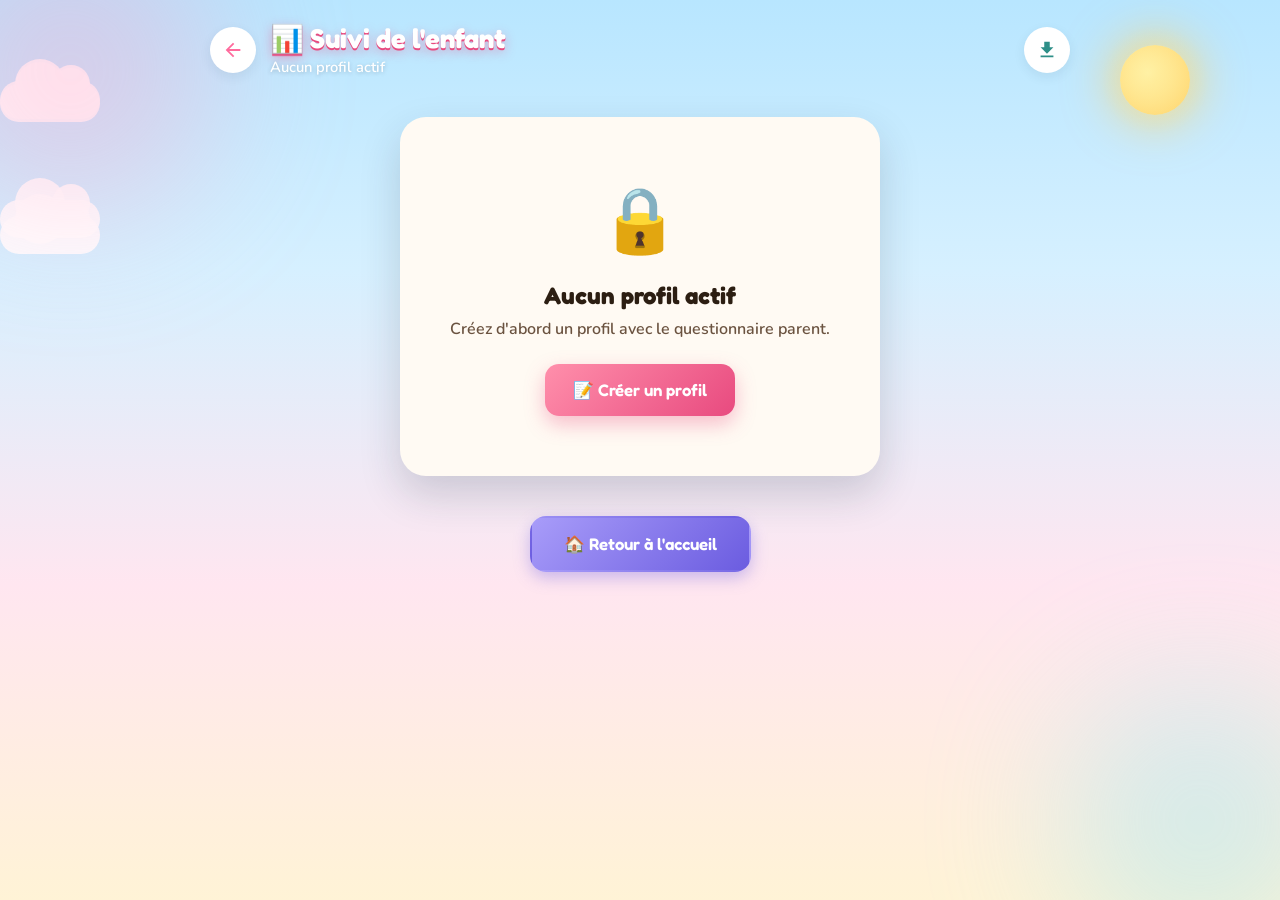
<file: suivi.html>
<!DOCTYPE html>
<html lang="fr">
<head>
  <meta charset="UTF-8" />
  <meta name="viewport" content="width=device-width, initial-scale=1.0" />
  <title>Suivi — SmartMusicCare</title>
  <link rel="preconnect" href="https://fonts.googleapis.com">
  <link rel="preconnect" href="https://fonts.gstatic.com" crossorigin>
  <link href="https://fonts.googleapis.com/css2?family=Fredoka:wght@400;500;600;700&family=Nunito:wght@400;600;700;800&display=swap" rel="stylesheet">
  <link rel="stylesheet" href="suivi.css" />
</head>
<body>

  <div class="stage" aria-hidden="true">
    <div class="sky"></div>
    <div class="sun"><div class="sun-rays"></div></div>
    <div class="clouds-layer" id="cloudsLayer"></div>
    <div class="glow glow-1"></div>
    <div class="glow glow-2"></div>
  </div>

  <main class="page">

    <header class="page-header">
      <button class="btn-back" id="backHome" aria-label="Retour à l'accueil">
        <svg viewBox="0 0 24 24" width="22" height="22" fill="currentColor">
          <path d="M20 11H7.83l5.59-5.59L12 4l-8 8 8 8 1.41-1.41L7.83 13H20v-2z"/>
        </svg>
      </button>
      <div class="header-text">
        <h1>📊 Suivi de l'enfant</h1>
        <p id="profileLabel">Aucun profil actif</p>
      </div>
      <button class="btn-export" id="exportBtn" title="Exporter le profil">
        <svg viewBox="0 0 24 24" width="22" height="22" fill="currentColor">
          <path d="M19 9h-4V3H9v6H5l7 7 7-7zM5 18v2h14v-2H5z"/>
        </svg>
      </button>
    </header>

    <section class="no-profile" id="noProfile" hidden>
      <div class="no-profile-icon">🔒</div>
      <h2>Aucun profil actif</h2>
      <p>Créez d'abord un profil avec le questionnaire parent.</p>
      <button class="btn-go-profile" id="goProfileBtn">📝 Créer un profil</button>
    </section>

    <div id="mainContent" hidden>

      <!-- ============ CARTES RÉSUMÉ ============ -->
      <section class="summary-cards">
        <div class="summary-card">
          <div class="summary-icon">🎮</div>
          <div class="summary-value" id="totalGames">0</div>
          <div class="summary-label">Parties jouées</div>
        </div>
        <div class="summary-card">
          <div class="summary-icon">⏱️</div>
          <div class="summary-value" id="totalTime">0 min</div>
          <div class="summary-label">Temps total</div>
        </div>
        <div class="summary-card">
          <div class="summary-icon">🏆</div>
          <div class="summary-value" id="bestLevel">0</div>
          <div class="summary-label">Meilleur niveau</div>
        </div>
        <div class="summary-card">
          <div class="summary-icon">✅</div>
          <div class="summary-value" id="totalSuccess">0</div>
          <div class="summary-label">Réussites</div>
        </div>
      </section>

      <!-- ============ PROFIL DE L'ENFANT ============ -->
      <section class="card">
        <h2 class="card-title">
          <span class="card-emoji">👶</span>
          Profil de l'enfant
        </h2>

        <div class="profile-grid">
          <div class="profile-item">
            <span class="profile-label">Identifiant</span>
            <span class="profile-value" id="pId">—</span>
          </div>
          <div class="profile-item">
            <span class="profile-label">Âge</span>
            <span class="profile-value" id="pAge">—</span>
          </div>
          <div class="profile-item">
            <span class="profile-label">Diagnostic TSA</span>
            <span class="profile-value" id="pDiagnosis">—</span>
          </div>
          <div class="profile-item">
            <span class="profile-label">Communication</span>
            <span class="profile-value" id="pCommunication">—</span>
          </div>
          <div class="profile-item">
            <span class="profile-label">Autonomie</span>
            <span class="profile-value" id="pAutonomy">—</span>
          </div>
          <div class="profile-item">
            <span class="profile-label">Créé le</span>
            <span class="profile-value" id="pCreated">—</span>
          </div>
        </div>
      </section>

      <!-- ============ BESOINS ============ -->
      <section class="card">
        <h2 class="card-title">
          <span class="card-emoji">💡</span>
          Besoins identifiés
        </h2>
        <div class="profile-grid">
          <div class="profile-item">
            <span class="profile-label">Priorité</span>
            <span class="profile-value" id="pPriority">—</span>
          </div>
          <div class="profile-item">
            <span class="profile-label">Engagement</span>
            <span class="profile-value" id="pEngagement">—</span>
          </div>
          <div class="profile-item">
            <span class="profile-label">Nouvel exercice</span>
            <span class="profile-value" id="pNewTask">—</span>
          </div>
          <div class="profile-item">
            <span class="profile-label">Préférence sociale</span>
            <span class="profile-value" id="pSocial">—</span>
          </div>
          <div class="profile-item">
            <span class="profile-label">Sensibilité auditive</span>
            <span class="profile-value" id="pSensitivity">—</span>
          </div>
          <div class="profile-item">
            <span class="profile-label">Sons forts</span>
            <span class="profile-value" id="pLoud">—</span>
          </div>
        </div>
      </section>

      <!-- ============ PRÉFÉRENCES MUSICALES ============ -->
      <section class="card">
        <h2 class="card-title">
          <span class="card-emoji">🎵</span>
          Préférences musicales
        </h2>
        <div class="tags-group">
          <div class="tags-row">
            <span class="tags-label">Type de musique :</span>
            <div class="tags" id="pMusicTypes"></div>
          </div>
          <div class="tags-row">
            <span class="tags-label">Instruments :</span>
            <div class="tags" id="pInstruments"></div>
          </div>
          <div class="tags-row">
            <span class="tags-label">Participation :</span>
            <div class="tags" id="pParticipation"></div>
          </div>
          <div class="tags-row">
            <span class="tags-label">Rythme préféré :</span>
            <div class="tags" id="pTempo"></div>
          </div>
          <div class="tags-row">
            <span class="tags-label">Sons à éviter :</span>
            <div class="tags" id="pSoundsToAvoid"></div>
          </div>
        </div>
      </section>

      <!-- ============ QUESTIONNAIRE ENFANT (MILO) ============ -->
      <section class="card" id="childQuestionnaireCard" hidden>
        <h2 class="card-title">
          <span class="card-emoji">🧸</span>
          Réponses de l'enfant (Milo)
        </h2>
        <div class="tags-group">
          <div class="tags-row">
            <span class="tags-label">Instruments aimés :</span>
            <div class="tags" id="cLikedInstruments"></div>
          </div>
          <div class="tags-row">
            <span class="tags-label">Instruments non aimés :</span>
            <div class="tags" id="cDislikedInstruments"></div>
          </div>
          <div class="tags-row">
            <span class="tags-label">Musiques aimées :</span>
            <div class="tags" id="cLikedMusic"></div>
          </div>
          <div class="tags-row">
            <span class="tags-label">Musiques non aimées :</span>
            <div class="tags" id="cDislikedMusic"></div>
          </div>
          <div class="tags-row">
            <span class="tags-label">Pauses demandées :</span>
            <div class="tags" id="cPauses"></div>
          </div>
          <div class="tags-row">
            <span class="tags-label">Refus exprimés :</span>
            <div class="tags" id="cRefusals"></div>
          </div>
        </div>
      </section>

      <!-- ============ OBJECTIFS ============ -->
      <section class="card">
        <h2 class="card-title">
          <span class="card-emoji">🎯</span>
          Objectifs prioritaires
        </h2>
        <div class="tags" id="pGoals"></div>
        <div class="pro-note" id="pProNote" hidden>
          <span class="pro-note-label">📝 Observation du professionnel :</span>
          <p id="pProNoteText"></p>
        </div>
      </section>

      <!-- ============ HISTORIQUE DES PARTIES ============ -->
      <section class="card">
        <h2 class="card-title">
          <span class="card-emoji">🎮</span>
          Historique des parties
        </h2>

        <div class="history-empty" id="historyEmpty">
          <p>Aucune partie jouée pour le moment.</p>
          <button class="btn-go-games" id="goGamesBtn">🎮 Voir les jeux</button>
        </div>

        <div class="history-list" id="historyList"></div>
      </section>

      <!-- ============ ACTIONS (dans mainContent) ============ -->
      <section class="actions-section">
        <button class="btn-action-outline" id="exportBtn2">
          ⬇️ Exporter le profil (JSON)
        </button>
        <button class="btn-action-outline btn-danger" id="deleteBtn">
          🗑️ Supprimer le profil
        </button>
      </section>

    </div>

    <!-- ============ BOUTON RETOUR TOUJOURS VISIBLE ============ -->
    <div class="always-back-home">
      <button class="btn-action-outline btn-home" id="btnBackHome">
        🏠 Retour à l'accueil
      </button>
    </div>

  </main>

  <!-- Modal confirmation suppression -->
  <div class="modal-overlay" id="deleteModal" hidden>
    <div class="modal">
      <h2>⚠️ Supprimer le profil ?</h2>
      <p>Cette action est irréversible. Toutes les données de l'enfant seront effacées.</p>
      <div class="modal-actions">
        <button class="btn-modal btn-cancel" id="cancelDelete">Annuler</button>
        <button class="btn-modal btn-confirm" id="confirmDelete">Oui, supprimer</button>
      </div>
    </div>
  </div>

  <script src="suivi.js"></script>
</body>
</html>
</file>
<file: style.css>
/* ===== RESET ===== */
*, *::before, *::after { margin: 0; padding: 0; box-sizing: border-box; }

:root {
  --ink: #2c1e12;
  --ink-soft: #6b5340;
  --pink: #ff6b9d;
  --pink-dark: #e84a7f;
  --teal: #3fb8b0;
  --teal-dark: #2e8f88;
  --purple: #8b7cf6;
  --purple-dark: #6b5ce0;
  --white: #ffffff;
  --shadow-md: 0 10px 30px rgba(31, 45, 61, 0.15);
  --shadow-lg: 0 18px 40px rgba(31, 45, 61, 0.22);
}

html, body {
  height: 100%;
  font-family: 'Nunito', 'Segoe UI', sans-serif;
  color: var(--ink);
  overflow: hidden;
}

body {
  min-height: 100vh;
  display: grid;
  place-items: center;
  position: relative;
}

/* ================= BACKGROUND ================= */
.stage { position: fixed; inset: 0; overflow: hidden; z-index: 0; pointer-events: none; }
.sky {
  position: absolute; inset: 0;
  background: linear-gradient(180deg, #b8e6ff 0%, #d6f0ff 35%, #ffe6f0 65%, #fff3d6 100%);
}
.sun {
  position: absolute; top: 6%; right: 8%;
  width: 110px; height: 110px; border-radius: 50%;
  background: radial-gradient(circle at 40% 40%, #fff6b0, #ffd166);
  box-shadow: 0 0 60px 20px rgba(255, 209, 102, 0.55);
  animation: sunPulse 5s ease-in-out infinite;
}
.sun-rays {
  position: absolute; inset: -30px; border-radius: 50%;
  background: radial-gradient(circle, rgba(255,230,140,0.4), transparent 70%);
  animation: sunRays 8s linear infinite;
}
@keyframes sunPulse { 0%,100%{transform:scale(1)} 50%{transform:scale(1.06)} }
@keyframes sunRays  { 0%{transform:rotate(0)} 100%{transform:rotate(360deg)} }

.rainbow {
  position: absolute; bottom: 0; left: 50%;
  transform: translateX(-50%);
  width: 110%; max-width: 1200px; height: auto;
  opacity: 0.75;
  animation: rainbowGlow 7s ease-in-out infinite;
}
@keyframes rainbowGlow { 0%,100%{opacity:0.6} 50%{opacity:0.9} }

.hills {
  position: absolute; bottom: 0; left: 0;
  width: 100%; height: 260px; display: block;
}

.clouds-layer { position: absolute; inset: 0; }
.cloud {
  position: absolute;
  width: 140px; height: 50px;
  background: rgba(255,255,255,0.92);
  border-radius: 100px;
  animation: cloudDrift linear infinite;
  box-shadow: 0 6px 18px rgba(140,180,210,0.2);
}
.cloud::before, .cloud::after {
  content: ""; position: absolute;
  background: inherit; border-radius: 50%;
}
.cloud::before { width: 70px; height: 70px; top: -34px; left: 22px; }
.cloud::after  { width: 55px; height: 55px; top: -26px; left: 74px; }
@keyframes cloudDrift {
  0%   { transform: translateX(-200px); }
  100% { transform: translateX(calc(100vw + 200px)); }
}

.balloons-layer { position: absolute; inset: 0; }
.balloon {
  position: absolute;
  width: 52px; height: 66px;
  border-radius: 50% 50% 50% 50% / 55% 55% 45% 45%;
  opacity: 0.92;
  animation: balloonFloat linear infinite;
  box-shadow: inset -6px -6px 12px rgba(0,0,0,0.12),
              inset 4px 4px 8px rgba(255,255,255,0.5);
}
.balloon::after {
  content: ""; position: absolute;
  bottom: -8px; left: 50%;
  transform: translateX(-50%);
  width: 2px; height: 70px;
  background: rgba(80, 60, 40, 0.35);
}
@keyframes balloonFloat {
  0%   { transform: translateY(110vh) rotate(-6deg); }
  50%  { transform: translateY(50vh) rotate(6deg); }
  100% { transform: translateY(-25vh) rotate(-6deg); }
}

.toys-layer { position: absolute; inset: 0; }
.toy {
  position: absolute;
  font-size: 44px;
  filter: drop-shadow(0 4px 8px rgba(31, 45, 61, 0.2));
  animation: toyBob 5s ease-in-out infinite;
  user-select: none;
}
.toy-teddy { top: 18%; left: 5%; }
.toy-doll  { top: 72%; left: 7%; font-size: 38px; animation-delay: 0.8s; }
.toy-robot { top: 30%; right: 5%; animation-delay: 1.6s; }
.toy-duck  { bottom: 14%; right: 8%; animation-delay: 0.4s; font-size: 36px; }
.toy-rocket{ top: 52%; left: 3%; animation-delay: 1.2s; font-size: 40px; }
.toy-star  { top: 10%; right: 3%; animation-delay: 2s; font-size: 32px; }
.toy-ball  { top: 80%; right: 5%; animation-delay: 1.5s; font-size: 34px; }
.toy-kite  { top: 8%; left: 12%; animation-delay: 0.6s; font-size: 38px; }
@keyframes toyBob {
  0%, 100% { transform: translateY(0) rotate(-4deg); }
  50%      { transform: translateY(-14px) rotate(4deg); }
}

.shooting-layer { position: absolute; inset: 0; }
.shooting {
  position: absolute;
  width: 140px; height: 2px;
  background: linear-gradient(90deg, rgba(255,255,255,0), #fff8b0);
  border-radius: 2px;
  transform: rotate(-30deg);
  opacity: 0;
  animation: shoot linear forwards;
  box-shadow: 0 0 8px rgba(255,248,176,0.9);
}
@keyframes shoot {
  0%   { opacity: 0; transform: translate(0,0) rotate(-30deg); }
  10%  { opacity: 1; }
  80%  { opacity: 1; }
  100% { opacity: 0; transform: translate(600px, 350px) rotate(-30deg); }
}

.confetti-layer { position: absolute; inset: 0; }
.confetti {
  position: absolute;
  width: 10px; height: 14px;
  border-radius: 2px;
  opacity: 0.85;
  animation: confettiFall linear infinite;
}
@keyframes confettiFall {
  0%   { transform: translateY(-40px) rotate(0deg); opacity: 0; }
  10%  { opacity: 1; }
  100% { transform: translateY(105vh) rotate(720deg); opacity: 0.2; }
}

.notes-layer { position: absolute; inset: 0; }
.note {
  position: absolute;
  width: 44px; height: 44px;
  opacity: 0;
  animation-name: floatNote;
  animation-timing-function: linear;
  animation-iteration-count: infinite;
}
.note svg {
  width: 100%; height: 100%; display: block;
  filter: drop-shadow(0 3px 6px rgba(31, 45, 61, 0.3));
}
@keyframes floatNote {
  0%   { transform: translateY(110vh) rotate(-15deg) scale(0.9); opacity: 0; }
  10%  { opacity: 1; }
  85%  { opacity: 1; }
  100% { transform: translateY(-15vh) rotate(25deg) scale(1.15); opacity: 0; }
}

.glow {
  position: absolute; border-radius: 50%;
  filter: blur(70px); opacity: 0.4;
  animation: glowPulse 8s ease-in-out infinite;
}
.glow-1 { width: 360px; height: 360px; background: #ff9ec4; top: -80px; left: -80px; }
.glow-2 { width: 300px; height: 300px; background: #8be3ff; bottom: -60px; right: -60px; animation-delay: 2s; }
.glow-3 { width: 240px; height: 240px; background: #c3b5ff; top: 40%; left: 60%; animation-delay: 4s; }
@keyframes glowPulse {
  0%, 100% { transform: scale(1); opacity: 0.35; }
  50%      { transform: scale(1.15); opacity: 0.6; }
}

/* ================= CONTENU ================= */
.home {
  position: relative; z-index: 1;
  width: 100%; max-width: 680px;
  padding: 24px;
  display: flex; flex-direction: column;
  align-items: center; gap: 16px;
  text-align: center;
}

/* ================= MILO ================= */
.milo-wrap {
  display: flex; flex-direction: column;
  align-items: center; gap: 14px;
  position: relative;
  min-height: 360px; width: 100%;
}
.milo {
  transform-origin: center center;
  cursor: pointer;
  filter: drop-shadow(0 12px 24px rgba(31, 45, 61, 0.22));
  position: absolute;
  top: 50%; left: 50%;
  margin-left: -140px; margin-top: -150px;
}
.milo.milo-hidden {
  top: -20%; left: -20%;
  margin: 0;
  transform: scale(0.3) rotate(-45deg);
  opacity: 0;
}
.milo.milo-appear { animation: appearTopLeft 0.9s cubic-bezier(0.34, 1.4, 0.5, 1) forwards; }
@keyframes appearTopLeft {
  0%   { top: -20%; left: -20%; transform: scale(0.3) rotate(-45deg); opacity: 0; }
  60%  { top: 4%;   left: 4%;   transform: scale(1.15) rotate(10deg); opacity: 1; }
  100% { top: 6%;   left: 6%;   transform: scale(1) rotate(0deg); opacity: 1; }
}
.milo.milo-spin-center { animation: spinToCenter 2.4s cubic-bezier(0.45, 0.1, 0.4, 1) forwards; }
@keyframes spinToCenter {
  0%   { top: 6%;  left: 6%;  margin: 0; transform: scale(1) rotate(0deg); }
  15%  { top: 6%;  left: 6%;  transform: scale(1) rotate(180deg); }
  55%  { top: 8%;  left: 55%; transform: scale(1.1) rotate(540deg); }
  75%  { top: 45%; left: 50%; transform: scale(1.08) rotate(900deg); }
  90%  { top: 50%; left: 50%; transform: scale(1.03) rotate(1080deg); }
  100% {
    top: 50%; left: 50%;
    margin-left: -140px; margin-top: -150px;
    transform: scale(1) rotate(1080deg);
  }
}
.milo.milo-center {
  top: 50%; left: 50%;
  margin-left: -140px; margin-top: -150px;
  transform: scale(1) rotate(0deg);
  animation: bob 3s ease-in-out infinite;
}
@keyframes bob {
  0%, 100% { transform: translateY(0) rotate(0deg); }
  50%      { transform: translateY(-12px) rotate(-1.5deg); }
}
.ear-left  { animation: earWiggleL 4s ease-in-out infinite; transform-origin: 62px 90px; }
.ear-right { animation: earWiggleR 4s ease-in-out infinite; transform-origin: 178px 90px; }
@keyframes earWiggleL { 0%,100%{transform:rotate(0)} 50%{transform:rotate(-6deg)} }
@keyframes earWiggleR { 0%,100%{transform:rotate(0)} 50%{transform:rotate(6deg)} }
.eyes { transform-origin: center; animation: blinkEyes 5s infinite; }
@keyframes blinkEyes {
  0%, 93%, 100% { transform: scaleY(1); }
  95%           { transform: scaleY(0.1); }
}
.arm-left-group  { transform-origin: 62px 205px; animation: waveL 2.6s ease-in-out infinite; }
.arm-right-group { transform-origin: 178px 205px; animation: waveR 2.6s ease-in-out infinite; }
@keyframes waveL { 0%,100%{transform:rotate(0)} 50%{transform:rotate(-12deg)} }
@keyframes waveR { 0%,100%{transform:rotate(0)} 50%{transform:rotate(12deg)} }
.milo.speaking .smile { animation: talk 0.35s ease-in-out infinite; }
@keyframes talk {
  0%, 100% { d: path("M108 148 Q120 160 132 148"); }
  50%      { d: path("M108 148 Q120 154 132 148"); }
}

/* ================= BULLE ================= */
.speech {
  position: relative;
  background: var(--white);
  border-radius: 22px;
  padding: 16px 52px 16px 22px;
  max-width: 340px;
  font-size: 1.05rem; font-weight: 600;
  color: var(--ink);
  box-shadow: var(--shadow-md);
  line-height: 1.35;
  opacity: 0;
  transition: opacity 0.3s;
  margin-top: 340px;
  pointer-events: none;
}
.speech.visible { opacity: 1; pointer-events: auto; }
.speech::before {
  content: ""; position: absolute;
  top: -10px; left: 50%;
  transform: translateX(-50%);
  border-width: 0 10px 10px 10px;
  border-style: solid;
  border-color: transparent transparent var(--white) transparent;
}
.speech-replay {
  position: absolute;
  right: 12px; top: 50%;
  transform: translateY(-50%);
  width: 32px; height: 32px;
  border-radius: 50%;
  border: none;
  background: #f0f4f8;
  color: var(--pink);
  cursor: pointer;
  display: grid; place-items: center;
  transition: background 0.2s, transform 0.2s;
}
.speech-replay:hover { background: #ffe1ec; transform: translateY(-50%) scale(1.1); }

@keyframes popIn {
  0%   { transform: scale(0.6) translateY(10px); opacity: 0; }
  100% { transform: scale(1) translateY(0); opacity: 1; }
}
.speech.pop { animation: popIn 0.5s cubic-bezier(0.34, 1.56, 0.64, 1); }

/* ================= TITRE ================= */
.title h1 {
  font-family: 'Fredoka', sans-serif;
  font-size: 2.8rem; font-weight: 700;
  color: var(--white);
  text-shadow: 0 2px 0 var(--pink-dark), 0 6px 16px rgba(232, 74, 127, 0.55);
  letter-spacing: 0.5px;
  margin-bottom: 6px;
}
.title p {
  font-size: 1.08rem;
  color: var(--white);
  font-weight: 700;
  text-shadow: 0 2px 8px rgba(31, 45, 61, 0.35);
}

/* ================= BOUTONS ================= */
.actions {
  display: flex; flex-direction: column;
  gap: 12px; width: 100%; max-width: 420px;
}
.actions-row { display: grid; grid-template-columns: 1fr 1fr; gap: 12px; }

.btn {
  display: flex; align-items: center;
  justify-content: center; gap: 12px;
  padding: 18px 26px;
  font-family: 'Fredoka', sans-serif;
  font-size: 1.12rem; font-weight: 600;
  border: none; border-radius: 18px;
  cursor: pointer; color: var(--white);
  box-shadow: var(--shadow-md);
  transition: transform 0.18s ease, box-shadow 0.18s ease;
  position: relative; overflow: hidden;
}
.btn::after {
  content: ""; position: absolute;
  inset: 0;
  background: linear-gradient(120deg, transparent 30%, rgba(255,255,255,0.3) 50%, transparent 70%);
  transform: translateX(-100%);
  transition: transform 0.6s ease;
}
.btn:hover::after { transform: translateX(100%); }
.btn:hover { transform: translateY(-3px); box-shadow: var(--shadow-lg); }
.btn:active { transform: translateY(0) scale(0.98); }

.btn-play   { background: linear-gradient(135deg, #ff8fab, var(--pink-dark)); padding: 22px 26px; font-size: 1.3rem; }
.btn-parent { background: linear-gradient(135deg, #4fd1c5, var(--teal-dark)); }
.btn-ghost  { background: linear-gradient(135deg, #a89cf9, var(--purple-dark)); font-size: 1rem; padding: 14px 18px; }

.btn-child {
  background: linear-gradient(135deg, #ffd166, #f0a500);
  color: #4a2c00;
  font-weight: 700;
  padding: 20px 26px;
  font-size: 1.2rem;
  box-shadow: 0 10px 30px rgba(240, 165, 0, 0.35);
}
.btn-child:hover { box-shadow: 0 18px 40px rgba(240, 165, 0, 0.5); }

.btn-history {
  background: linear-gradient(135deg, #c3b5ff, #8b7cf6);
  color: var(--white);
  font-weight: 700;
  padding: 18px 26px;
  font-size: 1.12rem;
}

/* ================= FOOTER ================= */
.foot {
  font-size: 0.85rem; font-weight: 700;
  color: var(--white);
  text-shadow: 0 2px 6px rgba(31, 45, 61, 0.35);
  margin-top: 6px;
}

/* ================= APPARITION ================= */
#titleSection, #actionsSection, #footSection {
  opacity: 0;
  animation: fadeUp 0.8s ease-out forwards;
}
#titleSection   { animation-delay: 4.6s; }
#actionsSection { animation-delay: 4.9s; }
#footSection    { animation-delay: 5.2s; }
@keyframes fadeUp {
  0%   { opacity: 0; transform: translateY(20px); }
  100% { opacity: 1; transform: translateY(0); }
}

/* ===== BOUTON MUSIQUE ===== */
.music-toggle {
  position: fixed;
  top: 16px; right: 16px;
  z-index: 50;
  width: 48px; height: 48px;
  border-radius: 50%;
  border: none;
  background: var(--white);
  color: var(--pink);
  cursor: pointer;
  display: grid; place-items: center;
  box-shadow: var(--shadow-md);
  transition: transform 0.2s, background 0.2s;
}
.music-toggle:hover { background: #ffe1ec; transform: scale(1.08); }
.music-toggle.off { color: #999; background: #f0f0f0; }

/* ===== MODALES ===== */
.modal-overlay {
  position: fixed; inset: 0;
  background: rgba(31, 45, 61, 0.5);
  backdrop-filter: blur(4px);
  z-index: 100;
  display: grid; place-items: center;
  padding: 20px;
  animation: fadeIn 0.25s ease;
}
.modal-overlay[hidden] { display: none; }
@keyframes fadeIn { 0%{opacity:0} 100%{opacity:1} }

.modal {
  background: var(--white);
  border-radius: 24px;
  padding: 28px 26px;
  max-width: 440px; width: 100%;
  box-shadow: var(--shadow-lg);
  position: relative;
  animation: popIn 0.3s cubic-bezier(0.34, 1.56, 0.64, 1);
  max-height: 90vh;
  overflow-y: auto;
}
.modal-large { max-width: 560px; }

.modal-close {
  position: absolute;
  top: 12px; right: 14px;
  width: 36px; height: 36px;
  border-radius: 50%;
  border: none;
  background: #f0f4f8;
  color: var(--ink-soft);
  font-size: 1.4rem;
  cursor: pointer;
  display: grid; place-items: center;
  transition: background 0.2s;
}
.modal-close:hover { background: #ffe1ec; }

.modal h2 {
  font-family: 'Fredoka', sans-serif;
  font-size: 1.4rem;
  color: var(--ink);
  margin-bottom: 12px;
}
.modal-subtitle {
  font-size: 0.92rem;
  color: var(--ink-soft);
  font-weight: 600;
  margin-bottom: 18px;
  line-height: 1.4;
}
.modal-body p {
  font-size: 0.98rem;
  color: var(--ink-soft);
  font-weight: 600;
  line-height: 1.5;
  margin-bottom: 10px;
}
.modal-note {
  font-size: 0.85rem;
  color: #999;
  font-style: italic;
  margin-top: 12px;
}

/* Switch rows */
.switch-row {
  display: flex;
  align-items: center;
  justify-content: space-between;
  padding: 14px 0;
  border-bottom: 1px solid #f0e6d6;
  font-weight: 700;
  color: var(--ink);
  font-size: 1rem;
  cursor: pointer;
}
.switch-row:last-of-type { border-bottom: none; }
.switch-row input[type="checkbox"] {
  width: 48px; height: 26px;
  appearance: none;
  background: #d9d9d9;
  border-radius: 999px;
  position: relative;
  cursor: pointer;
  transition: background 0.2s;
}
.switch-row input[type="checkbox"]::after {
  content: "";
  position: absolute;
  top: 3px; left: 3px;
  width: 20px; height: 20px;
  background: white;
  border-radius: 50%;
  transition: transform 0.2s;
}
.switch-row input[type="checkbox"]:checked { background: var(--teal); }
.switch-row input[type="checkbox"]:checked::after { transform: translateX(22px); }

/* ===== BANDEAU PROFIL ACTIF ===== */
.active-profile {
  width: 100%; max-width: 420px;
  margin-bottom: 8px;
  animation: fadeUp 0.5s ease-out;
}
.active-profile[hidden] { display: none; }
.active-profile-inner {
  background: var(--white);
  border-radius: 18px;
  padding: 12px 16px;
  box-shadow: var(--shadow-md);
  display: flex;
  align-items: center;
  justify-content: space-between;
  gap: 12px;
  border: 2px solid #ffe1ec;
}
.active-profile-info {
  display: flex; flex-direction: column;
  align-items: flex-start; text-align: left;
}
.active-profile-label {
  font-size: 0.72rem; font-weight: 800;
  text-transform: uppercase; letter-spacing: 0.5px;
  color: var(--ink-soft); opacity: 0.8;
}
.active-profile-id {
  font-family: 'Fredoka', monospace;
  font-size: 1rem; font-weight: 700;
  color: var(--pink-dark);
}
.active-profile-actions { display: flex; gap: 8px; flex-shrink: 0; }

.btn-mini {
  padding: 8px 14px;
  font-family: 'Fredoka', sans-serif;
  font-size: 0.85rem; font-weight: 600;
  border: none; border-radius: 12px;
  cursor: pointer;
  transition: transform 0.15s;
}
.btn-mini:hover { transform: translateY(-1px); }
.btn-mini-continue {
  background: linear-gradient(135deg, #ff8fab, var(--pink-dark));
  color: var(--white);
  box-shadow: 0 4px 10px rgba(232, 74, 127, 0.3);
}
.btn-mini-new {
  background: #f0e6d6;
  color: var(--ink-soft);
}

/* ===== GRILLE MINI JEUX ===== */
.games-mini-grid {
  display: grid;
  grid-template-columns: 1fr;
  gap: 12px;
}
.game-mini {
  display: flex;
  align-items: center;
  gap: 16px;
  padding: 16px 18px;
  background: var(--white);
  border: 3px solid #f0e6d6;
  border-radius: 18px;
  cursor: pointer;
  transition: transform 0.18s, border-color 0.18s, box-shadow 0.18s;
  font-family: inherit;
  text-align: left;
  width: 100%;
}
.game-mini:hover {
  transform: translateY(-2px) scale(1.01);
  box-shadow: 0 10px 24px rgba(31, 45, 61, 0.15);
}
.game-mini[data-game="chef-orchestre"]:hover { border-color: #e84a7f; }
.game-mini[data-game="detective"]:hover { border-color: #2e8f88; }
.game-mini[data-game="dialogue"]:hover { border-color: #6b5ce0; }

.game-mini-icon {
  font-size: 2.4rem;
  flex-shrink: 0;
  width: 60px; height: 60px;
  display: grid; place-items: center;
  border-radius: 14px;
  background: linear-gradient(135deg, #f5f0ff, #ede8ff);
}
.game-mini-name {
  font-family: 'Fredoka', sans-serif;
  font-size: 1.15rem; font-weight: 700;
  color: var(--ink);
}
.game-mini-desc {
  font-size: 0.85rem;
  color: var(--ink-soft);
  font-weight: 600;
}

/* ===== HISTORIQUE STATS ===== */
.history-stats {
  display: grid;
  grid-template-columns: repeat(4, 1fr);
  gap: 10px;
  margin-bottom: 18px;
}
.hstat {
  background: #fff8e6;
  border-radius: 14px;
  padding: 14px 8px;
  text-align: center;
}
.hstat-value {
  display: block;
  font-family: 'Fredoka', sans-serif;
  font-size: 1.4rem; font-weight: 700;
  color: #f0a500;
}
.hstat-label {
  font-size: 0.72rem; font-weight: 700;
  color: var(--ink-soft);
  text-transform: uppercase;
}

.history-detail {
  max-height: 300px;
  overflow-y: auto;
  padding-right: 6px;
  margin-bottom: 16px;
}
.history-item-mini {
  display: flex;
  align-items: center;
  gap: 12px;
  padding: 12px;
  background: #fafafa;
  border-radius: 12px;
  margin-bottom: 8px;
  font-size: 0.88rem;
}
.history-item-mini .icon {
  font-size: 1.6rem;
  flex-shrink: 0;
}
.history-item-mini .info { flex: 1; }
.history-item-mini .name {
  font-weight: 700;
  color: var(--ink);
  margin-bottom: 2px;
}
.history-item-mini .meta {
  font-size: 0.78rem;
  color: var(--ink-soft);
  font-weight: 600;
}
.history-empty-mini {
  text-align: center;
  padding: 20px;
  color: #999;
  font-style: italic;
  font-weight: 600;
}

.history-actions { text-align: center; }
.btn-history-action {
  padding: 12px 24px;
  background: linear-gradient(135deg, #4fd1c5, #2e8f88);
  color: var(--white);
  border: none;
  border-radius: 14px;
  font-family: 'Fredoka', sans-serif;
  font-size: 1rem;
  font-weight: 600;
  cursor: pointer;
  box-shadow: 0 8px 20px rgba(46, 143, 136, 0.35);
  transition: transform 0.18s;
}
.btn-history-action:hover { transform: translateY(-2px); }

/* ===== CODE INPUT ===== */
.code-input-wrap { margin-bottom: 12px; }
.code-input {
  width: 100%;
  padding: 16px 20px;
  font-family: 'Fredoka', monospace;
  font-size: 1.3rem;
  font-weight: 700;
  text-align: center;
  letter-spacing: 2px;
  color: var(--pink-dark);
  background: #fffaf3;
  border: 3px solid #f0e2d0;
  border-radius: 16px;
  outline: none;
  text-transform: uppercase;
  transition: border-color 0.2s, box-shadow 0.2s;
}
.code-input:focus {
  border-color: var(--pink);
  box-shadow: 0 0 0 4px rgba(255, 107, 157, 0.15);
}
.code-error {
  color: #d13b3b;
  font-size: 0.9rem;
  font-weight: 700;
  text-align: center;
  margin-bottom: 12px;
}
.code-error[hidden] { display: none; }
.code-actions {
  display: flex;
  gap: 10px;
  margin-bottom: 12px;
}
.btn-code {
  flex: 1;
  padding: 14px 18px;
  background: linear-gradient(135deg, #ff8fab, var(--pink-dark));
  color: var(--white);
  border: none;
  border-radius: 14px;
  font-family: 'Fredoka', sans-serif;
  font-size: 1rem;
  font-weight: 600;
  cursor: pointer;
  box-shadow: 0 8px 20px rgba(232, 74, 127, 0.35);
  transition: transform 0.18s;
}
.btn-code:hover { transform: translateY(-2px); }
.btn-code-cancel {
  background: #f0e6d6;
  color: var(--ink-soft);
  box-shadow: none;
}
.code-hint {
  text-align: center;
  font-size: 0.82rem;
  color: #999;
  font-style: italic;
  font-weight: 600;
}

/* ================= RESPONSIVE ================= */
@media (max-width: 520px) {
  .home { padding: 16px; gap: 14px; }
  .title h1 { font-size: 2rem; }
  .title p { font-size: 0.95rem; }
  .btn { font-size: 1rem; padding: 15px 18px; }
  .btn-play { font-size: 1.15rem; padding: 18px 20px; }
  .btn-child { font-size: 1.05rem; padding: 16px 20px; }
  .btn-history { font-size: 1rem; padding: 14px 20px; }
  .milo-svg { width: 220px; height: 240px; }
  .milo, .milo.milo-center { margin-left: -110px; margin-top: -120px; }
  .milo-wrap { min-height: 300px; }
  .speech { margin-top: 270px; }
  .actions-row { grid-template-columns: 1fr; }
  .toy { font-size: 30px; }
  .balloon { width: 38px; height: 50px; }
  .active-profile-inner { flex-direction: column; align-items: stretch; }
  .active-profile-info { align-items: center; text-align: center; }
  .active-profile-actions { justify-content: center; }
  .history-stats { grid-template-columns: repeat(2, 1fr); }
  .game-mini { padding: 12px 14px; }
  .game-mini-icon { width: 50px; height: 50px; font-size: 2rem; }
  .game-mini-name { font-size: 1rem; }
  .code-input { font-size: 1.1rem; }
  .code-actions { flex-direction: column; }
}

@media (prefers-reduced-motion: reduce) {
  *, *::before, *::after {
    animation-duration: 0.01ms !important;
    animation-iteration-count: 1 !important;
    transition-duration: 0.01ms !important;
  }
}
</file>
<file: jeu-chef-orchestre.css>
*, *::before, *::after { margin: 0; padding: 0; box-sizing: border-box; }

:root {
  --ink: #2c1e12;
  --ink-soft: #6b5340;
  --pink: #ff6b9d;
  --pink-dark: #e84a7f;
  --teal: #3fb8b0;
  --teal-dark: #2e8f88;
  --yellow: #ffd166;
  --yellow-dark: #f0a500;
  --purple: #8b7cf6;
  --purple-dark: #6b5ce0;
  --green: #4fd1a5;
  --green-dark: #2e9c7a;
  --red: #ff7676;
  --white: #ffffff;
  --shadow-sm: 0 4px 12px rgba(31, 45, 61, 0.08);
  --shadow-md: 0 10px 30px rgba(31, 45, 61, 0.12);
  --shadow-lg: 0 18px 40px rgba(31, 45, 61, 0.18);
}

html, body {
  min-height: 100%;
  font-family: 'Nunito', 'Segoe UI', sans-serif;
  color: var(--ink);
  background: linear-gradient(180deg, #b8e6ff 0%, #d6f0ff 30%, #ffe6f0 65%, #fff3d6 100%);
  background-attachment: fixed;
  overflow-x: hidden;
}

/* ============ BACKGROUND ============ */
.stage { position: fixed; inset: 0; overflow: hidden; z-index: 0; pointer-events: none; }
.sky {
  position: absolute; inset: 0;
  background: linear-gradient(180deg, #b8e6ff 0%, #d6f0ff 30%, #ffe6f0 65%, #fff3d6 100%);
}
.sun {
  position: absolute; top: 5%; right: 7%;
  width: 80px; height: 80px; border-radius: 50%;
  background: radial-gradient(circle at 40% 40%, #fff6b0, #ffd166);
  box-shadow: 0 0 40px 15px rgba(255, 209, 102, 0.5);
  animation: sunPulse 5s ease-in-out infinite;
}
.sun-rays {
  position: absolute; inset: -20px; border-radius: 50%;
  background: radial-gradient(circle, rgba(255,230,140,0.4), transparent 70%);
  animation: sunRays 8s linear infinite;
}
@keyframes sunPulse { 0%,100%{transform:scale(1)} 50%{transform:scale(1.06)} }
@keyframes sunRays  { 0%{transform:rotate(0)} 100%{transform:rotate(360deg)} }
.clouds-layer, .balloons-layer, .notes-layer { position: absolute; inset: 0; }
.glow {
  position: absolute; border-radius: 50%; filter: blur(70px); opacity: 0.35;
}
.glow-1 { width: 300px; height: 300px; background: #ff9ec4; top: -80px; left: -80px; }
.glow-2 { width: 280px; height: 280px; background: #8be3ff; bottom: -60px; right: -60px; }

/* ============ PAGE ============ */
.page {
  position: relative; z-index: 1;
  max-width: 760px; margin: 0 auto; padding: 20px 18px 40px;
}

.page-header {
  display: flex; align-items: center; gap: 12px; margin-bottom: 16px;
}
.btn-back {
  width: 44px; height: 44px; border-radius: 50%;
  border: none; background: var(--white); color: var(--pink);
  cursor: pointer; display: grid; place-items: center;
  box-shadow: var(--shadow-sm); transition: transform 0.2s, background 0.2s;
  flex-shrink: 0;
}
.btn-back:hover { background: #ffe1ec; transform: scale(1.08); }

.header-text { flex: 1; }
.header-text h1 {
  font-family: 'Fredoka', sans-serif; font-size: 1.6rem;
  color: var(--white);
  text-shadow: 0 2px 0 var(--pink-dark), 0 4px 12px rgba(232, 74, 127, 0.4);
  line-height: 1.1;
}
.header-text p {
  font-size: 0.88rem; color: var(--white); font-weight: 600;
  text-shadow: 0 1px 4px rgba(31, 45, 61, 0.25);
  margin-top: 3px;
}

.level-badge {
  background: linear-gradient(135deg, #ffd166, #f0a500);
  color: #4a2c00;
  font-family: 'Fredoka', sans-serif;
  font-size: 0.95rem;
  font-weight: 700;
  padding: 8px 16px;
  border-radius: 999px;
  box-shadow: 0 6px 16px rgba(240, 165, 0, 0.4);
  flex-shrink: 0;
  animation: levelPulse 2s ease-in-out infinite;
}
@keyframes levelPulse {
  0%, 100% { transform: scale(1); }
  50%      { transform: scale(1.05); }
}

/* ============ MILO ZONE ============ */
.milo-zone {
  display: flex; align-items: center; gap: 14px;
  margin-bottom: 18px; justify-content: center;
}
.milo {
  flex-shrink: 0; animation: bob 3s ease-in-out infinite;
  filter: drop-shadow(0 8px 16px rgba(31, 45, 61, 0.2));
  position: relative;
}
@keyframes bob {
  0%, 100% { transform: translateY(0) rotate(0deg); }
  50%      { transform: translateY(-8px) rotate(-1.5deg); }
}
.ear-left  { animation: earWiggleL 4s ease-in-out infinite; transform-origin: 62px 90px; }
.ear-right { animation: earWiggleR 4s ease-in-out infinite; transform-origin: 178px 90px; }
@keyframes earWiggleL { 0%,100%{transform:rotate(0)} 50%{transform:rotate(-6deg)} }
@keyframes earWiggleR { 0%,100%{transform:rotate(0)} 50%{transform:rotate(6deg)} }
.eyes { transform-origin: center; animation: blinkEyes 5s infinite; }
@keyframes blinkEyes {
  0%, 93%, 100% { transform: scaleY(1); }
  95%           { transform: scaleY(0.1); }
}
.arm-left-group  { transform-origin: 62px 205px; animation: waveL 2.6s ease-in-out infinite; }
.arm-right-group { transform-origin: 178px 205px; animation: waveR 2.6s ease-in-out infinite; }
@keyframes waveL { 0%,100%{transform:rotate(0)} 50%{transform:rotate(-12deg)} }
@keyframes waveR { 0%,100%{transform:rotate(0)} 50%{transform:rotate(12deg)} }
.milo.speaking .smile { animation: talk 0.35s ease-in-out infinite; }
@keyframes talk {
  0%, 100% { d: path("M108 148 Q120 160 132 148"); }
  50%      { d: path("M108 148 Q120 154 132 148"); }
}
.baton {
  animation: batonWave 2s ease-in-out infinite;
  transform-origin: 190px 180px;
}
@keyframes batonWave {
  0%, 100% { transform: rotate(0deg); }
  50%      { transform: rotate(-15deg); }
}
.milo.playing .baton {
  animation: batonPlay 0.3s ease-in-out infinite;
}
@keyframes batonPlay {
  0%, 100% { transform: rotate(-20deg); }
  50%      { transform: rotate(20deg); }
}

.speech {
  position: relative; background: var(--white); border-radius: 20px;
  padding: 14px 20px; max-width: 340px; font-size: 1rem;
  font-weight: 600; color: var(--ink); box-shadow: var(--shadow-md);
  line-height: 1.35;
}
.speech::before {
  content: ""; position: absolute; left: -10px; top: 50%;
  transform: translateY(-50%);
  border-width: 10px 10px 10px 0; border-style: solid;
  border-color: transparent var(--white) transparent transparent;
}

/* ============ GAME ZONE ============ */
.game-zone {
  background: var(--white);
  border-radius: 26px;
  padding: 22px 20px;
  box-shadow: var(--shadow-lg);
  margin-bottom: 18px;
}

/* Status bar */
.status-bar {
  display: flex;
  justify-content: space-around;
  gap: 12px;
  margin-bottom: 20px;
  padding: 12px;
  background: #fff8e6;
  border-radius: 16px;
}
.status-item {
  display: flex;
  flex-direction: column;
  align-items: center;
  gap: 4px;
}
.status-label {
  font-size: 0.72rem;
  font-weight: 700;
  color: var(--ink-soft);
  text-transform: uppercase;
  letter-spacing: 0.5px;
}
.status-value {
  font-family: 'Fredoka', sans-serif;
  font-size: 1.5rem;
  font-weight: 700;
  color: var(--pink-dark);
}

/* Listen zone */
.listen-zone {
  text-align: center;
  margin-bottom: 20px;
}
.btn-listen {
  display: inline-flex;
  align-items: center;
  gap: 10px;
  padding: 16px 28px;
  background: linear-gradient(135deg, #ffd166, #f0a500);
  color: #4a2c00;
  border: none;
  border-radius: 18px;
  font-family: 'Fredoka', sans-serif;
  font-size: 1.15rem;
  font-weight: 700;
  cursor: pointer;
  box-shadow: 0 10px 24px rgba(240, 165, 0, 0.4);
  transition: transform 0.18s, box-shadow 0.18s;
  animation: listenPulse 2s ease-in-out infinite;
}
.btn-listen:hover {
  transform: translateY(-3px) scale(1.03);
  box-shadow: 0 14px 32px rgba(240, 165, 0, 0.55);
}
.btn-listen:disabled {
  opacity: 0.5;
  cursor: not-allowed;
  animation: none;
  transform: none;
}
@keyframes listenPulse {
  0%, 100% { box-shadow: 0 10px 24px rgba(240, 165, 0, 0.4); }
  50%      { box-shadow: 0 10px 24px rgba(240, 165, 0, 0.4), 0 0 0 8px rgba(240, 165, 0, 0.15); }
}
.listen-hint {
  font-size: 0.85rem;
  font-weight: 600;
  color: var(--ink-soft);
  margin-top: 8px;
  font-style: italic;
}

/* Circles zone */
.circles-zone {
  display: flex;
  justify-content: center;
  gap: 14px;
  margin: 24px 0 16px;
  flex-wrap: wrap;
}
.circle {
  width: 74px;
  height: 74px;
  border-radius: 50%;
  border: 4px solid #e0d6c4;
  background: linear-gradient(135deg, #fff8e6, #ffe9b8);
  cursor: pointer;
  transition: transform 0.15s, box-shadow 0.15s, border-color 0.15s;
  position: relative;
  display: grid;
  place-items: center;
  font-size: 1.6rem;
  box-shadow: 0 4px 12px rgba(31, 45, 61, 0.15);
}
.circle:hover:not(:disabled) {
  transform: scale(1.08);
  border-color: var(--pink);
}
.circle:active:not(:disabled),
.circle.pressed {
  transform: scale(0.92);
  background: linear-gradient(135deg, #ff8fab, var(--pink-dark));
  border-color: var(--pink-dark);
  box-shadow: 0 0 0 8px rgba(255, 107, 157, 0.3);
}
.circle:disabled {
  cursor: not-allowed;
  opacity: 0.6;
}
.circle.active {
  background: linear-gradient(135deg, #4fd1c5, var(--teal-dark));
  border-color: var(--teal-dark);
  animation: circleGlow 0.6s ease;
}
@keyframes circleGlow {
  0%   { transform: scale(1); box-shadow: 0 0 0 0 rgba(63, 184, 176, 0.8); }
  100% { transform: scale(1); box-shadow: 0 0 0 20px rgba(63, 184, 176, 0); }
}
.circle.correct {
  background: linear-gradient(135deg, #4fd1a5, var(--green-dark));
  border-color: var(--green-dark);
  animation: correctPulse 0.5s ease;
}
@keyframes correctPulse {
  0%   { transform: scale(1); }
  50%  { transform: scale(1.15); }
  100% { transform: scale(1); }
}
.circle.wrong {
  background: linear-gradient(135deg, #ffb3b3, #ff7676);
  border-color: #d13b3b;
  animation: wrongShake 0.4s ease;
}
@keyframes wrongShake {
  0%, 100% { transform: translateX(0); }
  25%      { transform: translateX(-6px); }
  75%      { transform: translateX(6px); }
}

.circles-hint {
  text-align: center;
  font-size: 0.92rem;
  font-weight: 600;
  color: var(--ink-soft);
  margin-bottom: 16px;
}

/* Feedback */
.feedback {
  text-align: center;
  padding: 16px;
  border-radius: 18px;
  margin-bottom: 16px;
  animation: feedbackPop 0.5s cubic-bezier(0.34, 1.56, 0.64, 1);
}
.feedback[hidden] { display: none; }
.feedback.success { background: linear-gradient(135deg, #d4f1e8, #b8e8d6); }
.feedback.error   { background: linear-gradient(135deg, #ffe1e1, #ffcccc); }
.feedback-icon {
  font-size: 2.5rem;
  margin-bottom: 6px;
}
.feedback-text {
  font-family: 'Fredoka', sans-serif;
  font-size: 1.2rem;
  font-weight: 700;
}
.feedback.success .feedback-text { color: #1e6e56; }
.feedback.error .feedback-text   { color: #a32a2a; }

@keyframes feedbackPop {
  0%   { transform: scale(0.7); opacity: 0; }
  100% { transform: scale(1); opacity: 1; }
}

/* Nav actions */
.nav-actions {
  display: flex;
  gap: 10px;
  justify-content: center;
  flex-wrap: wrap;
  margin-top: 16px;
}
.btn-action {
  display: inline-flex;
  align-items: center;
  gap: 6px;
  padding: 12px 20px;
  border: none;
  border-radius: 14px;
  font-family: 'Fredoka', sans-serif;
  font-size: 0.95rem;
  font-weight: 600;
  cursor: pointer;
  transition: transform 0.15s, box-shadow 0.15s;
  box-shadow: var(--shadow-sm);
}
.btn-action:hover { transform: translateY(-2px); }
.btn-replay { background: #e0f7f5; color: var(--teal-dark); }
.btn-pause  { background: #fff3d6; color: var(--ink-soft); }
.btn-stop   { background: #ffd6d6; color: #a32a2a; }
.btn-resume {
  background: linear-gradient(135deg, #4fd1c5, var(--teal-dark));
  color: var(--white);
  font-size: 1.1rem;
  padding: 16px 28px;
  box-shadow: 0 8px 20px rgba(46, 143, 136, 0.35);
}

/* ============ END SCREEN ============ */
.end-screen {
  background: var(--white);
  border-radius: 26px;
  padding: 40px 26px;
  box-shadow: var(--shadow-lg);
  text-align: center;
  animation: fadeIn 0.5s ease;
}
.end-icon {
  font-size: 4rem;
  margin-bottom: 12px;
  animation: bounce 1s ease infinite;
}
@keyframes bounce {
  0%, 100% { transform: translateY(0); }
  50%      { transform: translateY(-10px); }
}
.end-screen h2 {
  font-family: 'Fredoka', sans-serif;
  font-size: 1.8rem;
  color: var(--pink-dark);
  margin-bottom: 8px;
}
.end-screen > p {
  font-size: 1rem;
  color: var(--ink-soft);
  font-weight: 600;
  margin-bottom: 24px;
}

.end-stats {
  display: flex;
  justify-content: center;
  gap: 24px;
  margin-bottom: 24px;
  flex-wrap: wrap;
}
.end-stat {
  display: flex;
  flex-direction: column;
  align-items: center;
  gap: 4px;
  background: #fff8e6;
  padding: 14px 22px;
  border-radius: 16px;
  min-width: 100px;
}
.end-stat-value {
  font-family: 'Fredoka', sans-serif;
  font-size: 1.8rem;
  font-weight: 700;
  color: var(--pink-dark);
}
.end-stat-label {
  font-size: 0.75rem;
  font-weight: 700;
  color: var(--ink-soft);
  text-transform: uppercase;
}

.end-actions {
  display: flex;
  flex-direction: column;
  gap: 12px;
  max-width: 320px;
  margin: 0 auto;
}
.btn-end {
  padding: 16px 22px;
  font-family: 'Fredoka', sans-serif;
  font-size: 1.05rem;
  font-weight: 600;
  border: none;
  border-radius: 14px;
  cursor: pointer;
  transition: transform 0.18s, box-shadow 0.18s;
}
.btn-end:hover { transform: translateY(-2px); }
.btn-replay-game {
  background: linear-gradient(135deg, #ff8fab, var(--pink-dark));
  color: var(--white);
  box-shadow: 0 8px 20px rgba(232, 74, 127, 0.35);
}
.btn-games {
  background: linear-gradient(135deg, #ffd166, var(--yellow-dark));
  color: #4a2c00;
  box-shadow: 0 8px 20px rgba(240, 165, 0, 0.35);
}
.btn-home {
  background: linear-gradient(135deg, #a89cf9, var(--purple-dark));
  color: var(--white);
  box-shadow: 0 8px 20px rgba(107, 92, 224, 0.35);
}

/* ============ PAUSE OVERLAY ============ */
.pause-overlay {
  position: fixed;
  inset: 0;
  background: rgba(31, 45, 61, 0.6);
  backdrop-filter: blur(6px);
  z-index: 200;
  display: grid;
  place-items: center;
  padding: 20px;
  animation: fadeIn 0.3s ease;
}
.pause-overlay[hidden] { display: none; }
.pause-box {
  background: var(--white);
  border-radius: 26px;
  padding: 36px 30px;
  max-width: 400px;
  width: 100%;
  text-align: center;
  box-shadow: var(--shadow-lg);
  animation: popIn 0.4s cubic-bezier(0.34, 1.56, 0.64, 1);
}
@keyframes popIn {
  0%   { transform: scale(0.7); opacity: 0; }
  100% { transform: scale(1); opacity: 1; }
}
.pause-icon { font-size: 4rem; margin-bottom: 12px; }
.pause-box h2 {
  font-family: 'Fredoka', sans-serif;
  font-size: 1.5rem;
  color: var(--ink);
  margin-bottom: 8px;
}
.pause-box p {
  font-size: 1rem;
  color: var(--ink-soft);
  font-weight: 600;
  margin-bottom: 22px;
  line-height: 1.4;
}

@keyframes fadeIn {
  0% { opacity: 0; }
  100% { opacity: 1; }
}

/* ============ RESPONSIVE ============ */
@media (max-width: 520px) {
  .page { padding: 14px 12px 30px; }
  .header-text h1 { font-size: 1.3rem; }
  .header-text p { font-size: 0.8rem; }
  .level-badge { font-size: 0.82rem; padding: 6px 12px; }
  .milo-zone { flex-direction: column; gap: 10px; }
  .speech { max-width: 100%; text-align: center; }
  .speech::before {
    left: 50%; top: -10px; transform: translateX(-50%);
    border-width: 0 10px 10px 10px;
    border-color: transparent transparent var(--white) transparent;
  }
  .game-zone { padding: 16px 12px; }
  .circle { width: 60px; height: 60px; font-size: 1.3rem; }
  .circles-zone { gap: 10px; }
  .btn-listen { font-size: 1rem; padding: 14px 22px; }
  .status-value { font-size: 1.2rem; }
  .end-stats { gap: 12px; }
  .end-stat { padding: 10px 16px; min-width: 80px; }
  .end-stat-value { font-size: 1.4rem; }
}

@media (prefers-reduced-motion: reduce) {
  *, *::before, *::after {
    animation-duration: 0.01ms !important;
    animation-iteration-count: 1 !important;
    transition-duration: 0.01ms !important;
  }
}
</file>
<file: jeu-detective.css>
*, *::before, *::after { margin: 0; padding: 0; box-sizing: border-box; }

:root {
  --ink: #2c1e12;
  --ink-soft: #6b5340;
  --pink: #ff6b9d;
  --pink-dark: #e84a7f;
  --teal: #3fb8b0;
  --teal-dark: #2e8f88;
  --yellow: #ffd166;
  --yellow-dark: #f0a500;
  --purple: #8b7cf6;
  --purple-dark: #6b5ce0;
  --green: #4fd1a5;
  --green-dark: #2e9c7a;
  --red: #ff7676;
  --white: #ffffff;
  --shadow-sm: 0 4px 12px rgba(31, 45, 61, 0.08);
  --shadow-md: 0 10px 30px rgba(31, 45, 61, 0.12);
  --shadow-lg: 0 18px 40px rgba(31, 45, 61, 0.18);
}

html, body {
  min-height: 100%;
  font-family: 'Nunito', 'Segoe UI', sans-serif;
  color: var(--ink);
  background: linear-gradient(180deg, #b8e6ff 0%, #d6f0ff 30%, #ffe6f0 65%, #fff3d6 100%);
  background-attachment: fixed;
  overflow-x: hidden;
}

/* ============ BACKGROUND ============ */
.stage { position: fixed; inset: 0; overflow: hidden; z-index: 0; pointer-events: none; }
.sky {
  position: absolute; inset: 0;
  background: linear-gradient(180deg, #b8e6ff 0%, #d6f0ff 30%, #ffe6f0 65%, #fff3d6 100%);
}
.sun {
  position: absolute; top: 5%; right: 7%;
  width: 80px; height: 80px; border-radius: 50%;
  background: radial-gradient(circle at 40% 40%, #fff6b0, #ffd166);
  box-shadow: 0 0 40px 15px rgba(255, 209, 102, 0.5);
  animation: sunPulse 5s ease-in-out infinite;
}
.sun-rays {
  position: absolute; inset: -20px; border-radius: 50%;
  background: radial-gradient(circle, rgba(255,230,140,0.4), transparent 70%);
  animation: sunRays 8s linear infinite;
}
@keyframes sunPulse { 0%,100%{transform:scale(1)} 50%{transform:scale(1.06)} }
@keyframes sunRays  { 0%{transform:rotate(0)} 100%{transform:rotate(360deg)} }
.clouds-layer, .balloons-layer, .notes-layer { position: absolute; inset: 0; }
.glow {
  position: absolute; border-radius: 50%; filter: blur(70px); opacity: 0.35;
}
.glow-1 { width: 300px; height: 300px; background: #ff9ec4; top: -80px; left: -80px; }
.glow-2 { width: 280px; height: 280px; background: #8be3ff; bottom: -60px; right: -60px; }

/* ============ PAGE ============ */
.page {
  position: relative; z-index: 1;
  max-width: 760px; margin: 0 auto; padding: 20px 18px 40px;
}

.page-header {
  display: flex; align-items: center; gap: 12px; margin-bottom: 16px;
}
.btn-back {
  width: 44px; height: 44px; border-radius: 50%;
  border: none; background: var(--white); color: var(--pink);
  cursor: pointer; display: grid; place-items: center;
  box-shadow: var(--shadow-sm); transition: transform 0.2s, background 0.2s;
  flex-shrink: 0;
}
.btn-back:hover { background: #ffe1ec; transform: scale(1.08); }

.header-text { flex: 1; }
.header-text h1 {
  font-family: 'Fredoka', sans-serif; font-size: 1.6rem;
  color: var(--white);
  text-shadow: 0 2px 0 var(--pink-dark), 0 4px 12px rgba(232, 74, 127, 0.4);
  line-height: 1.1;
}
.header-text p {
  font-size: 0.88rem; color: var(--white); font-weight: 600;
  text-shadow: 0 1px 4px rgba(31, 45, 61, 0.25);
  margin-top: 3px;
}

.level-badge {
  background: linear-gradient(135deg, #4fd1c5, #2e8f88);
  color: var(--white);
  font-family: 'Fredoka', sans-serif;
  font-size: 0.95rem;
  font-weight: 700;
  padding: 8px 16px;
  border-radius: 999px;
  box-shadow: 0 6px 16px rgba(46, 143, 136, 0.4);
  flex-shrink: 0;
  animation: levelPulse 2s ease-in-out infinite;
}
@keyframes levelPulse {
  0%, 100% { transform: scale(1); }
  50%      { transform: scale(1.05); }
}

/* ============ MILO ============ */
.milo-zone {
  display: flex; align-items: center; gap: 14px;
  margin-bottom: 18px; justify-content: center;
}
.milo {
  flex-shrink: 0; animation: bob 3s ease-in-out infinite;
  filter: drop-shadow(0 8px 16px rgba(31, 45, 61, 0.2));
  position: relative;
}
@keyframes bob {
  0%, 100% { transform: translateY(0) rotate(0deg); }
  50%      { transform: translateY(-8px) rotate(-1.5deg); }
}
.ear-left  { animation: earWiggleL 4s ease-in-out infinite; transform-origin: 62px 90px; }
.ear-right { animation: earWiggleR 4s ease-in-out infinite; transform-origin: 178px 90px; }
@keyframes earWiggleL { 0%,100%{transform:rotate(0)} 50%{transform:rotate(-6deg)} }
@keyframes earWiggleR { 0%,100%{transform:rotate(0)} 50%{transform:rotate(6deg)} }
.eyes { transform-origin: center; animation: blinkEyes 5s infinite; }
@keyframes blinkEyes {
  0%, 93%, 100% { transform: scaleY(1); }
  95%           { transform: scaleY(0.1); }
}
.arm-left-group  { transform-origin: 62px 205px; animation: waveL 2.6s ease-in-out infinite; }
.arm-right-group { transform-origin: 178px 205px; animation: waveR 2.6s ease-in-out infinite; }
@keyframes waveL { 0%,100%{transform:rotate(0)} 50%{transform:rotate(-12deg)} }
@keyframes waveR { 0%,100%{transform:rotate(0)} 50%{transform:rotate(12deg)} }
.milo.speaking .smile { animation: talk 0.35s ease-in-out infinite; }
@keyframes talk {
  0%, 100% { d: path("M108 148 Q120 160 132 148"); }
  50%      { d: path("M108 148 Q120 154 132 148"); }
}
.loupe-glass {
  animation: loupeMove 2.5s ease-in-out infinite;
  transform-origin: 200px 170px;
}
@keyframes loupeMove {
  0%, 100% { transform: rotate(0deg); }
  50%      { transform: rotate(-15deg); }
}

.speech {
  position: relative; background: var(--white); border-radius: 20px;
  padding: 14px 20px; max-width: 340px; font-size: 1rem;
  font-weight: 600; color: var(--ink); box-shadow: var(--shadow-md);
  line-height: 1.35;
}
.speech::before {
  content: ""; position: absolute; left: -10px; top: 50%;
  transform: translateY(-50%);
  border-width: 10px 10px 10px 0; border-style: solid;
  border-color: transparent var(--white) transparent transparent;
}

/* ============ AIDE : DÉCOUVRE LES INSTRUMENTS ============ */
.help-instruments {
  background: linear-gradient(135deg, #fffbf0, #fff5d9);
  border: 3px solid var(--yellow-dark);
  border-radius: 24px;
  padding: 18px 20px;
  margin-bottom: 18px;
  box-shadow: 0 10px 30px rgba(240, 165, 0, 0.2);
  animation: fadeIn 0.5s ease;
}

.help-header {
  display: flex;
  align-items: center;
  gap: 12px;
  margin-bottom: 14px;
}

.help-icon {
  font-size: 2rem;
  line-height: 1;
  flex-shrink: 0;
  animation: helpIconBounce 2s ease-in-out infinite;
}
@keyframes helpIconBounce {
  0%, 100% { transform: translateY(0) rotate(0deg); }
  50%      { transform: translateY(-4px) rotate(-8deg); }
}

.help-text { flex: 1; }
.help-text h2 {
  font-family: 'Fredoka', sans-serif;
  font-size: 1.15rem;
  font-weight: 700;
  color: #4a2c00;
  line-height: 1.2;
}
.help-text p {
  font-size: 0.82rem;
  font-weight: 600;
  color: #8a6300;
  margin-top: 2px;
}

.help-toggle {
  width: 32px;
  height: 32px;
  border-radius: 50%;
  border: none;
  background: rgba(240, 165, 0, 0.2);
  color: #8a6300;
  cursor: pointer;
  display: grid;
  place-items: center;
  transition: transform 0.3s, background 0.2s;
  flex-shrink: 0;
}
.help-toggle:hover { background: rgba(240, 165, 0, 0.35); }
.help-toggle.collapsed { transform: rotate(180deg); }

.help-grid {
  display: grid;
  grid-template-columns: repeat(4, 1fr);
  gap: 10px;
  max-height: 500px;
  overflow: hidden;
  transition: max-height 0.4s ease, opacity 0.3s ease;
  opacity: 1;
}
.help-grid.collapsed {
  max-height: 0;
  opacity: 0;
  margin-top: 0;
}

.help-card {
  position: relative;
  background: var(--white);
  border: 2px solid #f0dca0;
  border-radius: 16px;
  padding: 12px 8px;
  cursor: pointer;
  display: flex;
  flex-direction: column;
  align-items: center;
  gap: 4px;
  transition: transform 0.18s, box-shadow 0.18s, border-color 0.18s, background 0.18s;
  font-family: inherit;
  box-shadow: 0 4px 10px rgba(31, 45, 61, 0.08);
}
.help-card:hover {
  transform: translateY(-3px);
  box-shadow: 0 8px 20px rgba(31, 45, 61, 0.15);
  border-color: var(--yellow-dark);
}
.help-card:active { transform: translateY(0) scale(0.97); }

.help-card.playing {
  border-color: var(--teal);
  background: linear-gradient(135deg, #e0f7f5, #f0fdfc);
  animation: helpCardShake 0.4s ease;
}
.help-card.playing .help-play {
  background: var(--teal);
  color: white;
  animation: helpPlayPulse 0.6s ease infinite;
}
.help-card.playing .help-emoji {
  animation: helpEmojiBounce 0.6s ease infinite;
}

@keyframes helpCardShake {
  0%, 100% { transform: rotate(0); }
  25%      { transform: rotate(-2deg); }
  75%      { transform: rotate(2deg); }
}
@keyframes helpPlayPulse {
  0%, 100% { box-shadow: 0 0 0 0 rgba(63, 184, 176, 0.6); }
  50%      { box-shadow: 0 0 0 8px rgba(63, 184, 176, 0); }
}
@keyframes helpEmojiBounce {
  0%, 100% { transform: translateY(0) scale(1); }
  50%      { transform: translateY(-4px) scale(1.15); }
}

.help-emoji {
  font-size: 2rem;
  line-height: 1;
  filter: drop-shadow(0 3px 6px rgba(31, 45, 61, 0.15));
}
.help-name {
  font-family: 'Fredoka', sans-serif;
  font-size: 0.82rem;
  font-weight: 600;
  color: var(--ink);
}
.help-play {
  position: absolute;
  top: 4px;
  right: 4px;
  width: 20px;
  height: 20px;
  border-radius: 50%;
  background: #fff3d6;
  display: grid;
  place-items: center;
  font-size: 0.6rem;
  transition: background 0.2s;
}

/* ============ GAME ZONE ============ */
.game-zone {
  background: var(--white);
  border-radius: 26px;
  padding: 22px 20px;
  box-shadow: var(--shadow-lg);
  margin-bottom: 18px;
}

.status-bar {
  display: flex; justify-content: space-around; gap: 12px;
  margin-bottom: 20px; padding: 12px;
  background: #e0f7f5; border-radius: 16px;
}
.status-item {
  display: flex; flex-direction: column; align-items: center; gap: 4px;
}
.status-label {
  font-size: 0.72rem; font-weight: 700; color: var(--ink-soft);
  text-transform: uppercase; letter-spacing: 0.5px;
}
.status-value {
  font-family: 'Fredoka', sans-serif; font-size: 1.5rem;
  font-weight: 700; color: var(--teal-dark);
}

.listen-zone { text-align: center; margin-bottom: 20px; }
.btn-listen {
  display: inline-flex; align-items: center; gap: 10px;
  padding: 16px 28px;
  background: linear-gradient(135deg, #4fd1c5, #2e8f88);
  color: var(--white);
  border: none; border-radius: 18px;
  font-family: 'Fredoka', sans-serif; font-size: 1.15rem;
  font-weight: 700; cursor: pointer;
  box-shadow: 0 10px 24px rgba(46, 143, 136, 0.4);
  transition: transform 0.18s, box-shadow 0.18s;
  animation: listenPulse 2s ease-in-out infinite;
}
.btn-listen:hover {
  transform: translateY(-3px) scale(1.03);
  box-shadow: 0 14px 32px rgba(46, 143, 136, 0.55);
}
.btn-listen:disabled {
  opacity: 0.5; cursor: not-allowed; animation: none; transform: none;
}
@keyframes listenPulse {
  0%, 100% { box-shadow: 0 10px 24px rgba(46, 143, 136, 0.4); }
  50%      { box-shadow: 0 10px 24px rgba(46, 143, 136, 0.4), 0 0 0 8px rgba(46, 143, 136, 0.15); }
}
.listen-hint {
  font-size: 0.85rem; font-weight: 600;
  color: var(--ink-soft); margin-top: 8px; font-style: italic;
}

.choices-grid {
  display: grid;
  grid-template-columns: repeat(2, 1fr);
  gap: 14px;
  margin-bottom: 16px;
}
.choices-grid.cols-2 { grid-template-columns: repeat(2, 1fr); }
.choices-grid.cols-3 { grid-template-columns: repeat(3, 1fr); }
.choices-grid.cols-4 { grid-template-columns: repeat(2, 1fr); }

.choice-card {
  position: relative;
  background: var(--white);
  border: 3px solid #e0d6c4;
  border-radius: 22px;
  padding: 20px 14px;
  cursor: pointer;
  display: flex;
  flex-direction: column;
  align-items: center;
  gap: 8px;
  box-shadow: var(--shadow-md);
  transition: transform 0.18s, box-shadow 0.18s, border-color 0.18s;
  font-family: inherit;
}
.choice-card:hover:not(:disabled) {
  transform: translateY(-4px) scale(1.03);
  box-shadow: var(--shadow-lg);
  border-color: var(--teal);
}
.choice-card:disabled { cursor: not-allowed; opacity: 0.7; }
.choice-card.correct {
  border-color: var(--green-dark);
  background: linear-gradient(135deg, #d4f1e8, #b8e8d6);
  animation: correctPulse 0.5s ease;
}
@keyframes correctPulse {
  0%   { transform: scale(1); }
  50%  { transform: scale(1.1); }
  100% { transform: scale(1); }
}
.choice-card.wrong {
  border-color: #d13b3b;
  background: linear-gradient(135deg, #ffe1e1, #ffcccc);
  animation: wrongShake 0.4s ease;
}
@keyframes wrongShake {
  0%, 100% { transform: translateX(0); }
  25%      { transform: translateX(-6px); }
  75%      { transform: translateX(6px); }
}
.choice-card.reveal {
  border-color: var(--green-dark);
  background: linear-gradient(135deg, #d4f1e8, #b8e8d6);
}

.choice-emoji {
  font-size: 3.2rem;
  line-height: 1;
  filter: drop-shadow(0 4px 8px rgba(31, 45, 61, 0.15));
}
.choice-name {
  font-family: 'Fredoka', sans-serif;
  font-size: 1.1rem;
  font-weight: 600;
  color: var(--ink);
}

.choices-hint {
  text-align: center;
  font-size: 0.92rem;
  font-weight: 600;
  color: var(--ink-soft);
  margin-bottom: 16px;
}

.feedback {
  text-align: center;
  padding: 16px;
  border-radius: 18px;
  margin-bottom: 16px;
  animation: feedbackPop 0.5s cubic-bezier(0.34, 1.56, 0.64, 1);
}
.feedback[hidden] { display: none; }
.feedback.success { background: linear-gradient(135deg, #d4f1e8, #b8e8d6); }
.feedback.error   { background: linear-gradient(135deg, #ffe1e1, #ffcccc); }
.feedback-icon {
  font-size: 2.5rem;
  margin-bottom: 6px;
}
.feedback-text {
  font-family: 'Fredoka', sans-serif;
  font-size: 1.2rem;
  font-weight: 700;
}
.feedback.success .feedback-text { color: #1e6e56; }
.feedback.error .feedback-text   { color: #a32a2a; }
@keyframes feedbackPop {
  0%   { transform: scale(0.7); opacity: 0; }
  100% { transform: scale(1); opacity: 1; }
}

.nav-actions {
  display: flex; gap: 10px; justify-content: center;
  flex-wrap: wrap; margin-top: 16px;
}
.btn-action {
  display: inline-flex; align-items: center; gap: 6px;
  padding: 12px 20px; border: none; border-radius: 14px;
  font-family: 'Fredoka', sans-serif; font-size: 0.95rem;
  font-weight: 600; cursor: pointer;
  transition: transform 0.15s, box-shadow 0.15s;
  box-shadow: var(--shadow-sm);
}
.btn-action:hover { transform: translateY(-2px); }
.btn-replay { background: #e0f7f5; color: var(--teal-dark); }
.btn-pause  { background: #fff3d6; color: var(--ink-soft); }
.btn-stop   { background: #ffd6d6; color: #a32a2a; }
.btn-resume {
  background: linear-gradient(135deg, #4fd1c5, var(--teal-dark));
  color: var(--white);
  font-size: 1.1rem;
  padding: 16px 28px;
  box-shadow: 0 8px 20px rgba(46, 143, 136, 0.35);
}

/* ============ END SCREEN ============ */
.end-screen {
  background: var(--white);
  border-radius: 26px;
  padding: 40px 26px;
  box-shadow: var(--shadow-lg);
  text-align: center;
  animation: fadeIn 0.5s ease;
}
.end-icon {
  font-size: 4rem;
  margin-bottom: 12px;
  animation: bounce 1s ease infinite;
}
@keyframes bounce {
  0%, 100% { transform: translateY(0); }
  50%      { transform: translateY(-10px); }
}
.end-screen h2 {
  font-family: 'Fredoka', sans-serif;
  font-size: 1.8rem;
  color: var(--teal-dark);
  margin-bottom: 8px;
}
.end-screen > p {
  font-size: 1rem;
  color: var(--ink-soft);
  font-weight: 600;
  margin-bottom: 24px;
}
.end-stats {
  display: flex; justify-content: center; gap: 24px;
  margin-bottom: 24px; flex-wrap: wrap;
}
.end-stat {
  display: flex; flex-direction: column; align-items: center; gap: 4px;
  background: #e0f7f5; padding: 14px 22px;
  border-radius: 16px; min-width: 100px;
}
.end-stat-value {
  font-family: 'Fredoka', sans-serif;
  font-size: 1.8rem; font-weight: 700; color: var(--teal-dark);
}
.end-stat-label {
  font-size: 0.75rem; font-weight: 700; color: var(--ink-soft);
  text-transform: uppercase;
}
.end-actions {
  display: flex; flex-direction: column; gap: 12px;
  max-width: 320px; margin: 0 auto;
}
.btn-end {
  padding: 16px 22px; font-family: 'Fredoka', sans-serif;
  font-size: 1.05rem; font-weight: 600;
  border: none; border-radius: 14px; cursor: pointer;
  transition: transform 0.18s, box-shadow 0.18s;
}
.btn-end:hover { transform: translateY(-2px); }
.btn-replay-game {
  background: linear-gradient(135deg, #4fd1c5, var(--teal-dark));
  color: var(--white);
  box-shadow: 0 8px 20px rgba(46, 143, 136, 0.35);
}
.btn-games {
  background: linear-gradient(135deg, #ffd166, var(--yellow-dark));
  color: #4a2c00;
  box-shadow: 0 8px 20px rgba(240, 165, 0, 0.35);
}
.btn-home {
  background: linear-gradient(135deg, #a89cf9, var(--purple-dark));
  color: var(--white);
  box-shadow: 0 8px 20px rgba(107, 92, 224, 0.35);
}

/* ============ PAUSE OVERLAY ============ */
.pause-overlay {
  position: fixed; inset: 0;
  background: rgba(31, 45, 61, 0.6);
  backdrop-filter: blur(6px);
  z-index: 200; display: grid; place-items: center; padding: 20px;
  animation: fadeIn 0.3s ease;
}
.pause-overlay[hidden] { display: none; }
.pause-box {
  background: var(--white); border-radius: 26px;
  padding: 36px 30px; max-width: 400px; width: 100%;
  text-align: center; box-shadow: var(--shadow-lg);
  animation: popIn 0.4s cubic-bezier(0.34, 1.56, 0.64, 1);
}
@keyframes popIn {
  0%   { transform: scale(0.7); opacity: 0; }
  100% { transform: scale(1); opacity: 1; }
}
.pause-icon { font-size: 4rem; margin-bottom: 12px; }
.pause-box h2 {
  font-family: 'Fredoka', sans-serif; font-size: 1.5rem;
  color: var(--ink); margin-bottom: 8px;
}
.pause-box p {
  font-size: 1rem; color: var(--ink-soft);
  font-weight: 600; margin-bottom: 22px; line-height: 1.4;
}

@keyframes fadeIn {
  0% { opacity: 0; }
  100% { opacity: 1; }
}

/* ============ RESPONSIVE ============ */
@media (max-width: 720px) {
  .help-grid { grid-template-columns: repeat(2, 1fr); gap: 8px; }
}

@media (max-width: 520px) {
  .page { padding: 14px 12px 30px; }
  .header-text h1 { font-size: 1.3rem; }
  .header-text p { font-size: 0.8rem; }
  .level-badge { font-size: 0.82rem; padding: 6px 12px; }
  .milo-zone { flex-direction: column; gap: 10px; }
  .speech { max-width: 100%; text-align: center; }
  .speech::before {
    left: 50%; top: -10px; transform: translateX(-50%);
    border-width: 0 10px 10px 10px;
    border-color: transparent transparent var(--white) transparent;
  }
  .game-zone { padding: 16px 12px; }
  .choices-grid.cols-3,
  .choices-grid.cols-4 { grid-template-columns: repeat(2, 1fr); }
  .choice-emoji { font-size: 2.4rem; }
  .choice-name { font-size: 0.95rem; }
  .btn-listen { font-size: 1rem; padding: 14px 22px; }
  .status-value { font-size: 1.2rem; }
  .help-instruments { padding: 14px 14px; }
  .help-text h2 { font-size: 1rem; }
  .help-text p { font-size: 0.75rem; }
  .help-emoji { font-size: 1.6rem; }
  .help-name { font-size: 0.75rem; }
  .end-stats { gap: 12px; }
  .end-stat { padding: 10px 16px; min-width: 80px; }
  .end-stat-value { font-size: 1.4rem; }
}

@media (prefers-reduced-motion: reduce) {
  *, *::before, *::after {
    animation-duration: 0.01ms !important;
    animation-iteration-count: 1 !important;
    transition-duration: 0.01ms !important;
  }
}
</file>
<file: jeu-dialogue.css>
*, *::before, *::after { margin: 0; padding: 0; box-sizing: border-box; }

:root {
  --ink: #2c1e12;
  --ink-soft: #6b5340;
  --pink: #ff6b9d;
  --pink-dark: #e84a7f;
  --teal: #3fb8b0;
  --teal-dark: #2e8f88;
  --yellow: #ffd166;
  --yellow-dark: #f0a500;
  --purple: #8b7cf6;
  --purple-dark: #6b5ce0;
  --green: #4fd1a5;
  --green-dark: #2e9c7a;
  --white: #ffffff;
  --shadow-sm: 0 4px 12px rgba(31, 45, 61, 0.08);
  --shadow-md: 0 10px 30px rgba(31, 45, 61, 0.12);
  --shadow-lg: 0 18px 40px rgba(31, 45, 61, 0.18);
}

html, body {
  min-height: 100%;
  font-family: 'Nunito', 'Segoe UI', sans-serif;
  color: var(--ink);
  background: linear-gradient(180deg, #b8e6ff 0%, #d6f0ff 30%, #ffe6f0 65%, #fff3d6 100%);
  background-attachment: fixed;
  overflow-x: hidden;
}

/* ============ BACKGROUND ============ */
.stage { position: fixed; inset: 0; overflow: hidden; z-index: 0; pointer-events: none; }
.sky {
  position: absolute; inset: 0;
  background: linear-gradient(180deg, #b8e6ff 0%, #d6f0ff 30%, #ffe6f0 65%, #fff3d6 100%);
}
.sun {
  position: absolute; top: 5%; right: 7%;
  width: 80px; height: 80px; border-radius: 50%;
  background: radial-gradient(circle at 40% 40%, #fff6b0, #ffd166);
  box-shadow: 0 0 40px 15px rgba(255, 209, 102, 0.5);
  animation: sunPulse 5s ease-in-out infinite;
}
.sun-rays {
  position: absolute; inset: -20px; border-radius: 50%;
  background: radial-gradient(circle, rgba(255,230,140,0.4), transparent 70%);
  animation: sunRays 8s linear infinite;
}
@keyframes sunPulse { 0%,100%{transform:scale(1)} 50%{transform:scale(1.06)} }
@keyframes sunRays  { 0%{transform:rotate(0)} 100%{transform:rotate(360deg)} }
.clouds-layer, .balloons-layer, .notes-layer { position: absolute; inset: 0; }
.glow {
  position: absolute; border-radius: 50%; filter: blur(70px); opacity: 0.35;
}
.glow-1 { width: 300px; height: 300px; background: #c3b5ff; top: -80px; left: -80px; }
.glow-2 { width: 280px; height: 280px; background: #8be3ff; bottom: -60px; right: -60px; }

/* ============ PAGE ============ */
.page {
  position: relative; z-index: 1;
  max-width: 760px; margin: 0 auto; padding: 20px 18px 40px;
}

.page-header {
  display: flex; align-items: center; gap: 12px; margin-bottom: 16px;
}
.btn-back {
  width: 44px; height: 44px; border-radius: 50%;
  border: none; background: var(--white); color: var(--purple-dark);
  cursor: pointer; display: grid; place-items: center;
  box-shadow: var(--shadow-sm); transition: transform 0.2s, background 0.2s;
  flex-shrink: 0;
}
.btn-back:hover { background: #ede8ff; transform: scale(1.08); }

.header-text { flex: 1; }
.header-text h1 {
  font-family: 'Fredoka', sans-serif; font-size: 1.6rem;
  color: var(--white);
  text-shadow: 0 2px 0 var(--purple-dark), 0 4px 12px rgba(107, 92, 224, 0.4);
  line-height: 1.1;
}
.header-text p {
  font-size: 0.88rem; color: var(--white); font-weight: 600;
  text-shadow: 0 1px 4px rgba(31, 45, 61, 0.25);
  margin-top: 3px;
}

.level-badge {
  background: linear-gradient(135deg, #a89cf9, #6b5ce0);
  color: var(--white);
  font-family: 'Fredoka', sans-serif;
  font-size: 0.95rem;
  font-weight: 700;
  padding: 8px 16px;
  border-radius: 999px;
  box-shadow: 0 6px 16px rgba(107, 92, 224, 0.4);
  flex-shrink: 0;
  animation: levelPulse 2s ease-in-out infinite;
}
@keyframes levelPulse {
  0%, 100% { transform: scale(1); }
  50%      { transform: scale(1.05); }
}

/* ============ MILO ============ */
.milo-zone {
  display: flex; align-items: center; gap: 14px;
  margin-bottom: 18px; justify-content: center;
}
.milo {
  flex-shrink: 0; animation: bob 3s ease-in-out infinite;
  filter: drop-shadow(0 8px 16px rgba(31, 45, 61, 0.2));
  position: relative;
}
@keyframes bob {
  0%, 100% { transform: translateY(0) rotate(0deg); }
  50%      { transform: translateY(-8px) rotate(-1.5deg); }
}
.ear-left  { animation: earWiggleL 4s ease-in-out infinite; transform-origin: 62px 90px; }
.ear-right { animation: earWiggleR 4s ease-in-out infinite; transform-origin: 178px 90px; }
@keyframes earWiggleL { 0%,100%{transform:rotate(0)} 50%{transform:rotate(-6deg)} }
@keyframes earWiggleR { 0%,100%{transform:rotate(0)} 50%{transform:rotate(6deg)} }
.eyes { transform-origin: center; animation: blinkEyes 5s infinite; }
@keyframes blinkEyes {
  0%, 93%, 100% { transform: scaleY(1); }
  95%           { transform: scaleY(0.1); }
}
.arm-left-group  { transform-origin: 62px 205px; animation: waveL 2.6s ease-in-out infinite; }
.arm-right-group { transform-origin: 178px 205px; animation: waveR 2.6s ease-in-out infinite; }
@keyframes waveL { 0%,100%{transform:rotate(0)} 50%{transform:rotate(-12deg)} }
@keyframes waveR { 0%,100%{transform:rotate(0)} 50%{transform:rotate(12deg)} }
.milo.speaking .smile { animation: talk 0.35s ease-in-out infinite; }
@keyframes talk {
  0%, 100% { d: path("M108 148 Q120 160 132 148"); }
  50%      { d: path("M108 148 Q120 154 132 148"); }
}

.speech {
  position: relative; background: var(--white); border-radius: 20px;
  padding: 14px 20px; max-width: 340px; font-size: 1rem;
  font-weight: 600; color: var(--ink); box-shadow: var(--shadow-md);
  line-height: 1.35;
}
.speech::before {
  content: ""; position: absolute; left: -10px; top: 50%;
  transform: translateY(-50%);
  border-width: 10px 10px 10px 0; border-style: solid;
  border-color: transparent var(--white) transparent transparent;
}

/* ============ GAME ZONE ============ */
.game-zone {
  background: var(--white);
  border-radius: 26px;
  padding: 22px 20px;
  box-shadow: var(--shadow-lg);
  margin-bottom: 18px;
}

.status-bar {
  display: flex; justify-content: space-around; gap: 12px;
  margin-bottom: 20px; padding: 12px;
  background: #ede8ff; border-radius: 16px;
}
.status-item {
  display: flex; flex-direction: column; align-items: center; gap: 4px;
}
.status-label {
  font-size: 0.72rem; font-weight: 700; color: var(--ink-soft);
  text-transform: uppercase; letter-spacing: 0.5px;
}
.status-value {
  font-family: 'Fredoka', sans-serif; font-size: 1.5rem;
  font-weight: 700; color: var(--purple-dark);
}

/* ============ DIALOGUE VISUEL ============ */
.dialogue-view {
  display: flex;
  flex-direction: column;
  gap: 12px;
  margin-bottom: 20px;
  padding: 16px;
  background: #faf6ff;
  border-radius: 20px;
  border: 2px dashed #d0c4f5;
}

.dialogue-line {
  display: flex;
  align-items: center;
  gap: 10px;
  transition: transform 0.3s, opacity 0.3s;
}
.dialogue-line.dialogue-milo { justify-content: flex-start; }
.dialogue-line.dialogue-child { justify-content: flex-end; flex-direction: row-reverse; }

.dialogue-line.active {
  transform: scale(1.03);
}
.dialogue-line.inactive {
  opacity: 0.4;
  transform: scale(0.98);
}

.dialogue-label {
  display: flex;
  flex-direction: column;
  align-items: center;
  gap: 2px;
  font-size: 0.72rem;
  font-weight: 700;
  color: var(--ink-soft);
  flex-shrink: 0;
}
.dialogue-avatar {
  font-size: 1.8rem;
  width: 42px;
  height: 42px;
  display: grid;
  place-items: center;
  background: var(--white);
  border-radius: 50%;
  box-shadow: var(--shadow-sm);
}

.dialogue-bubble {
  padding: 12px 18px;
  border-radius: 18px;
  font-family: 'Fredoka', sans-serif;
  font-size: 1.05rem;
  font-weight: 600;
  color: var(--ink);
  box-shadow: var(--shadow-sm);
  max-width: 280px;
  min-width: 100px;
  text-align: center;
  transition: background 0.3s;
}
.dialogue-milo .dialogue-bubble {
  background: linear-gradient(135deg, #ffd166, #f0a500);
  color: #4a2c00;
  border-bottom-left-radius: 4px;
}
.dialogue-child .dialogue-bubble {
  background: linear-gradient(135deg, #8be3ff, #2e8f88);
  color: #ffffff;
  border-bottom-right-radius: 4px;
}

.dialogue-line.active.dialogue-milo .dialogue-bubble {
  animation: bubblePulse 1.2s ease-in-out infinite;
}
.dialogue-line.active.dialogue-child .dialogue-bubble {
  animation: bubblePulseChild 1.2s ease-in-out infinite;
}
@keyframes bubblePulse {
  0%, 100% { box-shadow: 0 4px 12px rgba(240, 165, 0, 0.3); }
  50%      { box-shadow: 0 4px 20px rgba(240, 165, 0, 0.6); }
}
@keyframes bubblePulseChild {
  0%, 100% { box-shadow: 0 4px 12px rgba(46, 143, 136, 0.3); }
  50%      { box-shadow: 0 4px 20px rgba(46, 143, 136, 0.6); }
}

/* ============ START ZONE ============ */
.start-zone {
  text-align: center;
  margin-bottom: 20px;
}
.start-zone[hidden] { display: none; }

.btn-start {
  display: inline-flex; align-items: center; gap: 10px;
  padding: 18px 32px;
  background: linear-gradient(135deg, #a89cf9, #6b5ce0);
  color: var(--white);
  border: none; border-radius: 20px;
  font-family: 'Fredoka', sans-serif; font-size: 1.2rem;
  font-weight: 700; cursor: pointer;
  box-shadow: 0 10px 24px rgba(107, 92, 224, 0.4);
  transition: transform 0.18s, box-shadow 0.18s;
  animation: startPulse 2s ease-in-out infinite;
}
.btn-start:hover {
  transform: translateY(-3px) scale(1.03);
  box-shadow: 0 14px 32px rgba(107, 92, 224, 0.55);
}
@keyframes startPulse {
  0%, 100% { box-shadow: 0 10px 24px rgba(107, 92, 224, 0.4); }
  50%      { box-shadow: 0 10px 24px rgba(107, 92, 224, 0.4), 0 0 0 8px rgba(107, 92, 224, 0.15); }
}
.start-hint {
  font-size: 0.85rem;
  font-weight: 600;
  color: var(--ink-soft);
  margin-top: 10px;
  font-style: italic;
}

/* ============ CIRCLES ============ */
.circles-zone {
  display: flex;
  justify-content: center;
  gap: 14px;
  margin: 22px 0 14px;
  flex-wrap: wrap;
  min-height: 80px;
}
.circles-zone[hidden] { display: none; }

.circle {
  width: 76px;
  height: 76px;
  border-radius: 50%;
  border: 4px solid #e0d6f4;
  background: linear-gradient(135deg, #f5f0ff, #ede8ff);
  cursor: pointer;
  transition: transform 0.15s, box-shadow 0.15s, border-color 0.15s;
  position: relative;
  display: grid;
  place-items: center;
  font-size: 1.6rem;
  box-shadow: 0 4px 12px rgba(31, 45, 61, 0.15);
}
.circle:hover:not(:disabled) {
  transform: scale(1.08);
  border-color: var(--purple);
}
.circle:active:not(:disabled),
.circle.pressed {
  transform: scale(0.92);
  background: linear-gradient(135deg, #a89cf9, #6b5ce0);
  border-color: var(--purple-dark);
  box-shadow: 0 0 0 8px rgba(139, 124, 246, 0.3);
}
.circle:disabled {
  cursor: not-allowed;
  opacity: 0.6;
}
.circle.active {
  background: linear-gradient(135deg, #ffd166, #f0a500);
  border-color: #f0a500;
  animation: circleGlow 0.6s ease;
}
@keyframes circleGlow {
  0%   { transform: scale(1); box-shadow: 0 0 0 0 rgba(240, 165, 0, 0.8); }
  100% { transform: scale(1); box-shadow: 0 0 0 20px rgba(240, 165, 0, 0); }
}
.circle.milo-played {
  background: linear-gradient(135deg, #ffd166, #f0a500);
  border-color: #f0a500;
}
.circle.child-played {
  background: linear-gradient(135deg, #4fd1c5, #2e8f88);
  border-color: #2e8f88;
}

.circles-hint {
  text-align: center;
  font-size: 0.92rem;
  font-weight: 600;
  color: var(--ink-soft);
  margin-bottom: 16px;
  min-height: 20px;
}

/* ============ FEEDBACK ============ */
.feedback {
  text-align: center;
  padding: 16px;
  border-radius: 18px;
  margin-bottom: 16px;
  animation: feedbackPop 0.5s cubic-bezier(0.34, 1.56, 0.64, 1);
  background: linear-gradient(135deg, #ede8ff, #d0c4f5);
}
.feedback[hidden] { display: none; }
.feedback-icon {
  font-size: 2.5rem;
  margin-bottom: 6px;
}
.feedback-text {
  font-family: 'Fredoka', sans-serif;
  font-size: 1.2rem;
  font-weight: 700;
  color: var(--purple-dark);
}
@keyframes feedbackPop {
  0%   { transform: scale(0.7); opacity: 0; }
  100% { transform: scale(1); opacity: 1; }
}

/* ============ NAV ACTIONS ============ */
.nav-actions {
  display: flex; gap: 10px; justify-content: center;
  flex-wrap: wrap; margin-top: 16px;
}
.btn-action {
  display: inline-flex; align-items: center; gap: 6px;
  padding: 12px 20px; border: none; border-radius: 14px;
  font-family: 'Fredoka', sans-serif; font-size: 0.95rem;
  font-weight: 600; cursor: pointer;
  transition: transform 0.15s, box-shadow 0.15s;
  box-shadow: var(--shadow-sm);
}
.btn-action:hover { transform: translateY(-2px); }
.btn-pause  { background: #fff3d6; color: var(--ink-soft); }
.btn-stop   { background: #ffd6d6; color: #a32a2a; }
.btn-resume {
  background: linear-gradient(135deg, #4fd1c5, var(--teal-dark));
  color: var(--white);
  font-size: 1.1rem;
  padding: 16px 28px;
  box-shadow: 0 8px 20px rgba(46, 143, 136, 0.35);
}

/* ============ END SCREEN ============ */
.end-screen {
  background: var(--white);
  border-radius: 26px;
  padding: 40px 26px;
  box-shadow: var(--shadow-lg);
  text-align: center;
  animation: fadeIn 0.5s ease;
}
.end-icon {
  font-size: 4rem;
  margin-bottom: 12px;
  animation: bounce 1s ease infinite;
}
@keyframes bounce {
  0%, 100% { transform: translateY(0); }
  50%      { transform: translateY(-10px); }
}
.end-screen h2 {
  font-family: 'Fredoka', sans-serif;
  font-size: 1.8rem;
  color: var(--purple-dark);
  margin-bottom: 8px;
}
.end-screen > p {
  font-size: 1rem;
  color: var(--ink-soft);
  font-weight: 600;
  margin-bottom: 24px;
}
.end-stats {
  display: flex; justify-content: center; gap: 24px;
  margin-bottom: 24px; flex-wrap: wrap;
}
.end-stat {
  display: flex; flex-direction: column; align-items: center; gap: 4px;
  background: #ede8ff; padding: 14px 22px;
  border-radius: 16px; min-width: 100px;
}
.end-stat-value {
  font-family: 'Fredoka', sans-serif;
  font-size: 1.8rem; font-weight: 700; color: var(--purple-dark);
}
.end-stat-label {
  font-size: 0.75rem; font-weight: 700; color: var(--ink-soft);
  text-transform: uppercase;
}
.end-actions {
  display: flex; flex-direction: column; gap: 12px;
  max-width: 320px; margin: 0 auto;
}
.btn-end {
  padding: 16px 22px; font-family: 'Fredoka', sans-serif;
  font-size: 1.05rem; font-weight: 600;
  border: none; border-radius: 14px; cursor: pointer;
  transition: transform 0.18s, box-shadow 0.18s;
}
.btn-end:hover { transform: translateY(-2px); }
.btn-replay-game {
  background: linear-gradient(135deg, #a89cf9, var(--purple-dark));
  color: var(--white);
  box-shadow: 0 8px 20px rgba(107, 92, 224, 0.35);
}
.btn-games {
  background: linear-gradient(135deg, #ffd166, var(--yellow-dark));
  color: #4a2c00;
  box-shadow: 0 8px 20px rgba(240, 165, 0, 0.35);
}
.btn-home {
  background: linear-gradient(135deg, #ff8fab, var(--pink-dark));
  color: var(--white);
  box-shadow: 0 8px 20px rgba(232, 74, 127, 0.35);
}

/* ============ PAUSE OVERLAY ============ */
.pause-overlay {
  position: fixed; inset: 0;
  background: rgba(31, 45, 61, 0.6);
  backdrop-filter: blur(6px);
  z-index: 200; display: grid; place-items: center; padding: 20px;
  animation: fadeIn 0.3s ease;
}
.pause-overlay[hidden] { display: none; }
.pause-box {
  background: var(--white); border-radius: 26px;
  padding: 36px 30px; max-width: 400px; width: 100%;
  text-align: center; box-shadow: var(--shadow-lg);
  animation: popIn 0.4s cubic-bezier(0.34, 1.56, 0.64, 1);
}
@keyframes popIn {
  0%   { transform: scale(0.7); opacity: 0; }
  100% { transform: scale(1); opacity: 1; }
}
.pause-icon { font-size: 4rem; margin-bottom: 12px; }
.pause-box h2 {
  font-family: 'Fredoka', sans-serif; font-size: 1.5rem;
  color: var(--ink); margin-bottom: 8px;
}
.pause-box p {
  font-size: 1rem; color: var(--ink-soft);
  font-weight: 600; margin-bottom: 22px; line-height: 1.4;
}

@keyframes fadeIn {
  0% { opacity: 0; }
  100% { opacity: 1; }
}

/* ============ RESPONSIVE ============ */
@media (max-width: 520px) {
  .page { padding: 14px 12px 30px; }
  .header-text h1 { font-size: 1.3rem; }
  .header-text p { font-size: 0.8rem; }
  .level-badge { font-size: 0.82rem; padding: 6px 12px; }
  .milo-zone { flex-direction: column; gap: 10px; }
  .speech { max-width: 100%; text-align: center; }
  .speech::before {
    left: 50%; top: -10px; transform: translateX(-50%);
    border-width: 0 10px 10px 10px;
    border-color: transparent transparent var(--white) transparent;
  }
  .game-zone { padding: 16px 12px; }
  .circle { width: 64px; height: 64px; font-size: 1.3rem; }
  .circles-zone { gap: 10px; }
  .dialogue-view { padding: 12px; }
  .dialogue-bubble { max-width: 200px; font-size: 0.95rem; padding: 10px 14px; }
  .dialogue-avatar { width: 36px; height: 36px; font-size: 1.5rem; }
  .btn-start { font-size: 1.05rem; padding: 14px 24px; }
  .status-value { font-size: 1.2rem; }
  .end-stats { gap: 12px; }
  .end-stat { padding: 10px 16px; min-width: 80px; }
  .end-stat-value { font-size: 1.4rem; }
}

@media (prefers-reduced-motion: reduce) {
  *, *::before, *::after {
    animation-duration: 0.01ms !important;
    animation-iteration-count: 1 !important;
    transition-duration: 0.01ms !important;
  }
}
</file>
<file: jeux.css>
*, *::before, *::after { margin: 0; padding: 0; box-sizing: border-box; }

:root {
  --ink: #2c1e12;
  --ink-soft: #6b5340;
  --pink: #ff6b9d;
  --pink-dark: #e84a7f;
  --teal: #3fb8b0;
  --teal-dark: #2e8f88;
  --yellow: #ffd166;
  --yellow-dark: #f0a500;
  --purple: #8b7cf6;
  --purple-dark: #6b5ce0;
  --green: #4fd1a5;
  --white: #ffffff;
  --shadow-sm: 0 4px 12px rgba(31, 45, 61, 0.08);
  --shadow-md: 0 10px 30px rgba(31, 45, 61, 0.12);
  --shadow-lg: 0 18px 40px rgba(31, 45, 61, 0.18);
}

html, body {
  min-height: 100%;
  font-family: 'Nunito', 'Segoe UI', sans-serif;
  color: var(--ink);
  background: linear-gradient(180deg, #b8e6ff 0%, #d6f0ff 30%, #ffe6f0 65%, #fff3d6 100%);
  background-attachment: fixed;
  overflow-x: hidden;
}

/* ============ BACKGROUND ============ */
.stage { position: fixed; inset: 0; overflow: hidden; z-index: 0; pointer-events: none; }
.sky {
  position: absolute; inset: 0;
  background: linear-gradient(180deg, #b8e6ff 0%, #d6f0ff 30%, #ffe6f0 65%, #fff3d6 100%);
}
.sun {
  position: absolute; top: 5%; right: 7%;
  width: 80px; height: 80px; border-radius: 50%;
  background: radial-gradient(circle at 40% 40%, #fff6b0, #ffd166);
  box-shadow: 0 0 40px 15px rgba(255, 209, 102, 0.5);
  animation: sunPulse 5s ease-in-out infinite;
}
.sun-rays {
  position: absolute; inset: -20px; border-radius: 50%;
  background: radial-gradient(circle, rgba(255,230,140,0.4), transparent 70%);
  animation: sunRays 8s linear infinite;
}
@keyframes sunPulse { 0%,100%{transform:scale(1)} 50%{transform:scale(1.06)} }
@keyframes sunRays  { 0%{transform:rotate(0)} 100%{transform:rotate(360deg)} }
.rainbow {
  position: absolute; bottom: 0; left: 50%;
  transform: translateX(-50%); width: 110%; max-width: 1000px; height: auto;
  opacity: 0.55;
}
.clouds-layer, .balloons-layer, .notes-layer { position: absolute; inset: 0; }
.glow {
  position: absolute; border-radius: 50%; filter: blur(70px); opacity: 0.35;
}
.glow-1 { width: 300px; height: 300px; background: #ff9ec4; top: -80px; left: -80px; }
.glow-2 { width: 280px; height: 280px; background: #8be3ff; bottom: -60px; right: -60px; }

/* ============ PAGE ============ */
.page {
  position: relative; z-index: 1;
  max-width: 820px; margin: 0 auto; padding: 20px 18px 40px;
}

.page-header {
  display: flex; align-items: center; gap: 14px; margin-bottom: 16px;
}
.btn-back {
  width: 44px; height: 44px; border-radius: 50%;
  border: none; background: var(--white); color: var(--pink);
  cursor: pointer; display: grid; place-items: center;
  box-shadow: var(--shadow-sm); transition: transform 0.2s, background 0.2s;
  flex-shrink: 0;
}
.btn-back:hover { background: #ffe1ec; transform: scale(1.08); }

.header-text h1 {
  font-family: 'Fredoka', sans-serif; font-size: 1.6rem;
  color: var(--white);
  text-shadow: 0 2px 0 var(--pink-dark), 0 4px 12px rgba(232, 74, 127, 0.4);
  line-height: 1.1;
}
.header-text p {
  font-size: 0.88rem; color: var(--white); font-weight: 600;
  text-shadow: 0 1px 4px rgba(31, 45, 61, 0.25);
  margin-top: 3px;
}

/* ============ MILO ZONE ============ */
.milo-zone {
  display: flex; align-items: center; gap: 14px;
  margin-bottom: 18px; justify-content: center;
}
.milo {
  flex-shrink: 0; animation: bob 3s ease-in-out infinite;
  filter: drop-shadow(0 8px 16px rgba(31, 45, 61, 0.2));
}
@keyframes bob {
  0%, 100% { transform: translateY(0) rotate(0deg); }
  50%      { transform: translateY(-8px) rotate(-1.5deg); }
}
.ear-left  { animation: earWiggleL 4s ease-in-out infinite; transform-origin: 62px 90px; }
.ear-right { animation: earWiggleR 4s ease-in-out infinite; transform-origin: 178px 90px; }
@keyframes earWiggleL { 0%,100%{transform:rotate(0)} 50%{transform:rotate(-6deg)} }
@keyframes earWiggleR { 0%,100%{transform:rotate(0)} 50%{transform:rotate(6deg)} }
.eyes { transform-origin: center; animation: blinkEyes 5s infinite; }
@keyframes blinkEyes {
  0%, 93%, 100% { transform: scaleY(1); }
  95%           { transform: scaleY(0.1); }
}
.arm-left-group  { transform-origin: 62px 205px; animation: waveL 2.6s ease-in-out infinite; }
.arm-right-group { transform-origin: 178px 205px; animation: waveR 2.6s ease-in-out infinite; }
@keyframes waveL { 0%,100%{transform:rotate(0)} 50%{transform:rotate(-12deg)} }
@keyframes waveR { 0%,100%{transform:rotate(0)} 50%{transform:rotate(12deg)} }
.milo.speaking .smile { animation: talk 0.35s ease-in-out infinite; }
@keyframes talk {
  0%, 100% { d: path("M108 148 Q120 160 132 148"); }
  50%      { d: path("M108 148 Q120 154 132 148"); }
}

.speech {
  position: relative; background: var(--white); border-radius: 20px;
  padding: 14px 20px; max-width: 320px; font-size: 1rem;
  font-weight: 600; color: var(--ink); box-shadow: var(--shadow-md);
  line-height: 1.35;
}
.speech::before {
  content: ""; position: absolute; left: -10px; top: 50%;
  transform: translateY(-50%);
  border-width: 10px 10px 10px 0; border-style: solid;
  border-color: transparent var(--white) transparent transparent;
}

/* ============ RECOMMANDATION ============ */
.recommendation {
  background: linear-gradient(135deg, #fff3d6, #ffe8a3);
  border: 3px solid var(--yellow-dark);
  border-radius: 20px;
  padding: 14px 20px;
  margin-bottom: 22px;
  text-align: center;
  box-shadow: 0 8px 24px rgba(240, 165, 0, 0.25);
  animation: slideDown 0.5s cubic-bezier(0.34, 1.56, 0.64, 1);
}
.recommendation[hidden] { display: none; }
@keyframes slideDown {
  0%   { opacity: 0; transform: translateY(-20px); }
  100% { opacity: 1; transform: translateY(0); }
}
.reco-badge {
  display: inline-block;
  background: linear-gradient(135deg, #ff8fab, var(--pink-dark));
  color: var(--white);
  font-family: 'Fredoka', sans-serif;
  font-size: 0.85rem;
  font-weight: 700;
  padding: 4px 14px;
  border-radius: 999px;
  margin-bottom: 8px;
  letter-spacing: 0.5px;
}
.reco-text {
  font-family: 'Fredoka', sans-serif;
  font-size: 1.1rem;
  font-weight: 600;
  color: #4a2c00;
}
.reco-text strong {
  color: var(--pink-dark);
}

/* ============ GRILLE DES JEUX ============ */
.games-grid {
  display: grid;
  grid-template-columns: repeat(3, 1fr);
  gap: 16px;
  margin-bottom: 22px;
}

.game-card {
  position: relative;
  background: var(--white);
  border: 3px solid transparent;
  border-radius: 24px;
  padding: 22px 16px 18px;
  cursor: pointer;
  display: flex;
  flex-direction: column;
  align-items: center;
  text-align: center;
  gap: 8px;
  box-shadow: var(--shadow-md);
  transition: transform 0.2s ease, box-shadow 0.2s ease, border-color 0.2s ease;
  font-family: inherit;
  overflow: hidden;
}
.game-card:hover {
  transform: translateY(-6px) scale(1.02);
  box-shadow: var(--shadow-lg);
  border-color: var(--pink);
}

/* Jeu recommandé : bordure dorée + étoile */
.game-card.recommended {
  border-color: var(--yellow-dark);
  background: linear-gradient(160deg, #fffbf0, #fff5d9);
  box-shadow: 0 12px 32px rgba(240, 165, 0, 0.3);
  animation: recommendedPulse 2.4s ease-in-out infinite;
}
@keyframes recommendedPulse {
  0%, 100% { box-shadow: 0 12px 32px rgba(240, 165, 0, 0.3); }
  50%      { box-shadow: 0 12px 32px rgba(240, 165, 0, 0.3), 0 0 0 6px rgba(240, 165, 0, 0.15); }
}
.game-card.recommended .game-badge {
  display: flex;
}
.game-badge {
  position: absolute;
  top: -10px;
  right: -10px;
  width: 38px;
  height: 38px;
  border-radius: 50%;
  background: linear-gradient(135deg, #ffd166, #f0a500);
  color: var(--white);
  display: none;
  align-items: center;
  justify-content: center;
  font-size: 1.2rem;
  box-shadow: 0 4px 12px rgba(240, 165, 0, 0.5);
  animation: badgeBounce 1.5s ease-in-out infinite;
  z-index: 2;
}
@keyframes badgeBounce {
  0%, 100% { transform: translateY(0) scale(1); }
  50%      { transform: translateY(-4px) scale(1.1); }
}

.game-visual {
  font-size: 3.5rem;
  line-height: 1;
  filter: drop-shadow(0 6px 12px rgba(31, 45, 61, 0.18));
  transition: transform 0.3s;
}
.game-card:hover .game-visual {
  transform: scale(1.15) rotate(-5deg);
}

.game-title {
  font-family: 'Fredoka', sans-serif;
  font-size: 1.2rem;
  font-weight: 700;
  color: var(--ink);
  line-height: 1.2;
  margin-top: 4px;
}
.game-subtitle {
  font-size: 0.88rem;
  font-weight: 600;
  color: var(--ink-soft);
  line-height: 1.3;
  margin-bottom: 6px;
}

.game-tags {
  display: flex;
  flex-wrap: wrap;
  justify-content: center;
  gap: 4px;
  margin-bottom: 12px;
}
.tag {
  font-size: 0.7rem;
  font-weight: 700;
  padding: 3px 8px;
  border-radius: 999px;
  white-space: nowrap;
}
.tag-attention   { background: #ffe4c4; color: #a05a00; }
.tag-imitation   { background: #d4f1e8; color: #1e6e56; }
.tag-expression  { background: #ffe1ec; color: #a82e5d; }
.tag-interaction { background: #e0dfff; color: #4a3fc4; }
.tag-engagement  { background: #fff3d6; color: #8a6300; }

.game-cta {
  display: flex;
  align-items: center;
  justify-content: center;
  gap: 6px;
  padding: 12px 20px;
  background: linear-gradient(135deg, #ff8fab, var(--pink-dark));
  color: var(--white);
  font-family: 'Fredoka', sans-serif;
  font-size: 1rem;
  font-weight: 600;
  border-radius: 14px;
  width: 100%;
  box-shadow: 0 4px 12px rgba(232, 74, 127, 0.3);
  transition: transform 0.2s, box-shadow 0.2s;
}
.game-card:hover .game-cta {
  transform: scale(1.03);
  box-shadow: 0 6px 16px rgba(232, 74, 127, 0.45);
}

/* Couleurs distinctes par jeu */
#card-chef .game-cta     { background: linear-gradient(135deg, #ff8fab, var(--pink-dark)); }
#card-detective .game-cta{ background: linear-gradient(135deg, #4fd1c5, var(--teal-dark)); }
#card-dialogue .game-cta { background: linear-gradient(135deg, #a89cf9, var(--purple-dark)); }

#card-chef:hover     { border-color: var(--pink-dark); }
#card-detective:hover{ border-color: var(--teal-dark); }
#card-dialogue:hover { border-color: var(--purple-dark); }

/* ============ NO PROFILE ============ */
.no-profile {
  background: var(--white);
  border-radius: 24px;
  padding: 40px 26px;
  box-shadow: var(--shadow-lg);
  text-align: center;
  max-width: 480px;
  margin: 20px auto;
  animation: fadeIn 0.5s ease;
}
.no-profile[hidden] { display: none; }
.no-profile-icon {
  font-size: 4rem;
  margin-bottom: 12px;
}
.no-profile h2 {
  font-family: 'Fredoka', sans-serif;
  font-size: 1.4rem;
  color: var(--ink);
  margin-bottom: 8px;
}
.no-profile p {
  font-size: 1rem;
  color: var(--ink-soft);
  font-weight: 600;
  margin-bottom: 20px;
  line-height: 1.4;
}
.btn-go-profile {
  padding: 16px 28px;
  background: linear-gradient(135deg, #ff8fab, var(--pink-dark));
  color: var(--white);
  border: none;
  border-radius: 14px;
  font-family: 'Fredoka', sans-serif;
  font-size: 1.05rem;
  font-weight: 600;
  cursor: pointer;
  box-shadow: 0 8px 20px rgba(232, 74, 127, 0.35);
  transition: transform 0.18s, box-shadow 0.18s;
}
.btn-go-profile:hover {
  transform: translateY(-2px);
  box-shadow: 0 12px 28px rgba(232, 74, 127, 0.5);
}

@keyframes fadeIn {
  0% { opacity: 0; transform: translateY(10px); }
  100% { opacity: 1; transform: translateY(0); }
}

/* ============ RESPONSIVE ============ */
@media (max-width: 720px) {
  .games-grid {
    grid-template-columns: 1fr;
    gap: 14px;
  }
  .game-card {
    flex-direction: row;
    text-align: left;
    align-items: center;
    padding: 16px;
    gap: 14px;
  }
  .game-visual {
    font-size: 2.8rem;
    flex-shrink: 0;
  }
  .game-body {
    flex: 1;
    display: flex;
    flex-direction: column;
    gap: 4px;
  }
  .game-tags {
    justify-content: flex-start;
  }
  .game-cta {
    width: auto;
    padding: 10px 16px;
    font-size: 0.9rem;
    flex-shrink: 0;
  }
  .game-title { font-size: 1.05rem; }
  .game-subtitle { font-size: 0.82rem; }
  .header-text h1 { font-size: 1.3rem; }
  .header-text p { font-size: 0.8rem; }
  .milo-zone { gap: 10px; }
}

@media (max-width: 520px) {
  .page { padding: 14px 12px 30px; }
  .milo-zone { flex-direction: column; gap: 8px; }
  .speech { max-width: 100%; text-align: center; }
  .speech::before {
    left: 50%; top: -10px; transform: translateX(-50%);
    border-width: 0 10px 10px 10px;
    border-color: transparent transparent var(--white) transparent;
  }
  .reco-text { font-size: 0.95rem; }
}

@media (prefers-reduced-motion: reduce) {
  *, *::before, *::after {
    animation-duration: 0.01ms !important;
    animation-iteration-count: 1 !important;
    transition-duration: 0.01ms !important;
  }
}
</file>
<file: questionnaire-enfant.css>
*, *::before, *::after { margin: 0; padding: 0; box-sizing: border-box; }

:root {
  --ink: #2c1e12;
  --ink-soft: #6b5340;
  --pink: #ff6b9d;
  --pink-dark: #e84a7f;
  --teal: #3fb8b0;
  --teal-dark: #2e8f88;
  --yellow: #ffd166;
  --yellow-dark: #f0a500;
  --purple: #8b7cf6;
  --purple-dark: #6b5ce0;
  --green: #4fd1a5;
  --red: #ff7676;
  --white: #ffffff;
  --shadow-sm: 0 4px 12px rgba(31, 45, 61, 0.08);
  --shadow-md: 0 10px 30px rgba(31, 45, 61, 0.12);
  --shadow-lg: 0 18px 40px rgba(31, 45, 61, 0.18);
}

html, body {
  min-height: 100%;
  font-family: 'Nunito', 'Segoe UI', sans-serif;
  color: var(--ink);
  background: linear-gradient(180deg, #b8e6ff 0%, #d6f0ff 30%, #ffe6f0 65%, #fff3d6 100%);
  background-attachment: fixed;
  overflow-x: hidden;
}

.stage {
  position: fixed;
  inset: 0;
  overflow: hidden;
  z-index: 0;
  pointer-events: none;
}
.sky {
  position: absolute;
  inset: 0;
  background: linear-gradient(180deg, #b8e6ff 0%, #d6f0ff 30%, #ffe6f0 65%, #fff3d6 100%);
}
.sun {
  position: absolute;
  top: 6%; right: 8%;
  width: 80px; height: 80px;
  border-radius: 50%;
  background: radial-gradient(circle at 40% 40%, #fff6b0, #ffd166);
  box-shadow: 0 0 40px 15px rgba(255, 209, 102, 0.5);
  animation: sunPulse 5s ease-in-out infinite;
}
.sun-rays {
  position: absolute;
  inset: -20px;
  border-radius: 50%;
  background: radial-gradient(circle, rgba(255,230,140,0.4), transparent 70%);
  animation: sunRays 8s linear infinite;
}
@keyframes sunPulse { 0%,100%{transform:scale(1)} 50%{transform:scale(1.06)} }
@keyframes sunRays  { 0%{transform:rotate(0)} 100%{transform:rotate(360deg)} }

.rainbow {
  position: absolute;
  bottom: 0; left: 50%;
  transform: translateX(-50%);
  width: 110%; max-width: 1000px;
  height: auto;
  opacity: 0.6;
}
.clouds-layer, .balloons-layer, .notes-layer { position: absolute; inset: 0; }
.glow {
  position: absolute;
  border-radius: 50%;
  filter: blur(70px);
  opacity: 0.35;
}
.glow-1 { width: 300px; height: 300px; background: #ff9ec4; top: -80px; left: -80px; }
.glow-2 { width: 280px; height: 280px; background: #8be3ff; bottom: -60px; right: -60px; }

.page {
  position: relative;
  z-index: 1;
  max-width: 720px;
  margin: 0 auto;
  padding: 20px 18px 40px;
}

.page-header {
  display: flex;
  align-items: center;
  gap: 14px;
  margin-bottom: 18px;
}
.btn-back {
  width: 44px; height: 44px;
  border-radius: 50%;
  border: none;
  background: var(--white);
  color: var(--pink);
  cursor: pointer;
  display: grid; place-items: center;
  box-shadow: var(--shadow-sm);
  transition: transform 0.2s, background 0.2s;
  flex-shrink: 0;
}
.btn-back:hover { background: #ffe1ec; transform: scale(1.08); }

.header-text h1 {
  font-family: 'Fredoka', sans-serif;
  font-size: 1.55rem;
  color: var(--white);
  text-shadow: 0 2px 0 var(--pink-dark), 0 4px 12px rgba(232, 74, 127, 0.4);
  line-height: 1.1;
}
.header-text p {
  font-size: 0.88rem;
  color: var(--white);
  font-weight: 600;
  text-shadow: 0 1px 4px rgba(31, 45, 61, 0.25);
  margin-top: 3px;
}

.progress-wrap { margin-bottom: 16px; }
.progress-track {
  height: 10px;
  background: rgba(255, 255, 255, 0.5);
  border-radius: 999px;
  overflow: hidden;
  box-shadow: inset 0 1px 3px rgba(31, 45, 61, 0.15);
}
.progress-bar {
  height: 100%;
  width: 33%;
  background: linear-gradient(90deg, var(--pink), var(--yellow));
  border-radius: 999px;
  transition: width 0.4s ease;
}
.progress-labels {
  display: flex;
  justify-content: space-between;
  margin-top: 6px;
  font-size: 0.72rem;
  font-weight: 700;
  color: var(--white);
  text-shadow: 0 1px 3px rgba(31, 45, 61, 0.3);
}
.step-label { opacity: 0.55; transition: opacity 0.3s, transform 0.3s; }
.step-label.active { opacity: 1; transform: scale(1.08); }

.milo-zone {
  display: flex;
  align-items: center;
  gap: 14px;
  margin-bottom: 20px;
  justify-content: center;
}
.milo {
  flex-shrink: 0;
  animation: bob 3s ease-in-out infinite;
  filter: drop-shadow(0 8px 16px rgba(31, 45, 61, 0.2));
}
@keyframes bob {
  0%, 100% { transform: translateY(0) rotate(0deg); }
  50%      { transform: translateY(-8px) rotate(-1.5deg); }
}
.ear-left  { animation: earWiggleL 4s ease-in-out infinite; transform-origin: 62px 90px; }
.ear-right { animation: earWiggleR 4s ease-in-out infinite; transform-origin: 178px 90px; }
@keyframes earWiggleL { 0%,100%{transform:rotate(0)} 50%{transform:rotate(-6deg)} }
@keyframes earWiggleR { 0%,100%{transform:rotate(0)} 50%{transform:rotate(6deg)} }
.eyes { transform-origin: center; animation: blinkEyes 5s infinite; }
@keyframes blinkEyes {
  0%, 93%, 100% { transform: scaleY(1); }
  95%           { transform: scaleY(0.1); }
}
.arm-left-group  { transform-origin: 62px 205px; animation: waveL 2.6s ease-in-out infinite; }
.arm-right-group { transform-origin: 178px 205px; animation: waveR 2.6s ease-in-out infinite; }
@keyframes waveL { 0%,100%{transform:rotate(0)} 50%{transform:rotate(-12deg)} }
@keyframes waveR { 0%,100%{transform:rotate(0)} 50%{transform:rotate(12deg)} }
.milo.speaking .smile { animation: talk 0.35s ease-in-out infinite; }
@keyframes talk {
  0%, 100% { d: path("M108 148 Q120 160 132 148"); }
  50%      { d: path("M108 148 Q120 154 132 148"); }
}

.speech {
  position: relative;
  background: var(--white);
  border-radius: 20px;
  padding: 14px 20px;
  max-width: 320px;
  font-size: 1rem;
  font-weight: 600;
  color: var(--ink);
  box-shadow: var(--shadow-md);
  line-height: 1.35;
}
.speech::before {
  content: "";
  position: absolute;
  left: -10px; top: 50%;
  transform: translateY(-50%);
  border-width: 10px 10px 10px 0;
  border-style: solid;
  border-color: transparent var(--white) transparent transparent;
}

.step { display: none; animation: fadeIn 0.4s ease; }
.step.active { display: block; }
@keyframes fadeIn {
  0%   { opacity: 0; transform: translateY(10px); }
  100% { opacity: 1; transform: translateY(0); }
}

.step-title {
  font-family: 'Fredoka', sans-serif;
  font-size: 1.5rem;
  color: var(--white);
  text-align: center;
  text-shadow: 0 2px 0 var(--pink-dark), 0 4px 10px rgba(232, 74, 127, 0.35);
  margin-bottom: 6px;
}
.step-hint {
  font-size: 0.95rem;
  font-weight: 600;
  color: var(--white);
  text-align: center;
  text-shadow: 0 1px 4px rgba(31, 45, 61, 0.25);
  margin-bottom: 18px;
}

.grid-options {
  display: grid;
  grid-template-columns: repeat(2, 1fr);
  gap: 14px;
  margin-bottom: 18px;
}

/* ===== CARTES DE CHOIX ===== */
.choice-card {
  position: relative;
  background: var(--white);
  border: 3px solid transparent;
  border-radius: 22px;
  padding: 20px 14px 14px;
  cursor: pointer;
  display: flex;
  flex-direction: column;
  align-items: center;
  gap: 8px;
  box-shadow: var(--shadow-md);
  transition: transform 0.18s ease, box-shadow 0.18s ease, border-color 0.18s ease;
  font-family: inherit;
  overflow: hidden;
}
.choice-card:hover {
  transform: translateY(-4px) scale(1.03);
  box-shadow: var(--shadow-lg);
  border-color: var(--pink);
}

/* En cours d'écoute (non sélectionné) */
.choice-card.listening {
  border-color: var(--teal);
  background: linear-gradient(135deg, #e0f7f5, #f0fdfc);
  animation: cardShake 0.4s ease;
}
.choice-card.listening .choice-play {
  background: var(--teal);
  color: white;
  animation: playPulse 0.8s ease infinite;
}
.choice-card.listening .choice-visual {
  animation: visualBounce 0.8s ease infinite;
}
@keyframes cardShake {
  0%, 100% { transform: rotate(0); }
  25%      { transform: rotate(-2deg); }
  75%      { transform: rotate(2deg); }
}
@keyframes visualBounce {
  0%, 100% { transform: translateY(0) scale(1); }
  50%      { transform: translateY(-6px) scale(1.1); }
}
@keyframes playPulse {
  0%, 100% { box-shadow: 0 0 0 0 rgba(63, 184, 176, 0.6); }
  50%      { box-shadow: 0 0 0 10px rgba(63, 184, 176, 0); }
}

/* Sélectionné */
.choice-card.selected {
  border-color: var(--pink);
  background: linear-gradient(135deg, #ffe1ec, #fff0f5);
  animation: pulse 0.5s ease;
}
.choice-card.selected::after {
  content: "✅";
  position: absolute;
  top: 8px;
  left: 10px;
  font-size: 1.3rem;
  animation: checkPop 0.4s ease;
}
@keyframes pulse {
  0%   { transform: scale(1); }
  50%  { transform: scale(1.08); }
  100% { transform: scale(1.03); }
}
@keyframes checkPop {
  0%   { transform: scale(0); }
  80%  { transform: scale(1.3); }
  100% { transform: scale(1); }
}

.choice-visual {
  font-size: 3.2rem;
  line-height: 1;
  filter: drop-shadow(0 4px 8px rgba(31, 45, 61, 0.15));
  transition: transform 0.3s;
}
.choice-name {
  font-family: 'Fredoka', sans-serif;
  font-size: 1.1rem;
  font-weight: 600;
  color: var(--ink);
}

.choice-play {
  position: absolute;
  top: 8px;
  right: 10px;
  width: 30px;
  height: 30px;
  border-radius: 50%;
  background: #ffe1ec;
  display: grid;
  place-items: center;
  font-size: 0.85rem;
  transition: background 0.2s, transform 0.2s;
}
.choice-card:hover .choice-play {
  background: var(--pink);
  transform: scale(1.1);
}

/* ===== BARRE "CHOISIR" ===== */
.choose-bar {
  background: linear-gradient(135deg, #fff3d6, #ffe8a3);
  border: 3px solid var(--yellow-dark);
  border-radius: 20px;
  padding: 18px 20px;
  margin: 16px 0;
  text-align: center;
  box-shadow: 0 10px 30px rgba(240, 165, 0, 0.3);
  animation: slideUp 0.4s cubic-bezier(0.34, 1.56, 0.64, 1);
}
.choose-bar[hidden] { display: none; }

@keyframes slideUp {
  0%   { transform: translateY(20px); opacity: 0; }
  100% { transform: translateY(0); opacity: 1; }
}

.choose-text {
  font-family: 'Fredoka', sans-serif;
  font-size: 1.15rem;
  font-weight: 700;
  color: #4a2c00;
  margin-bottom: 12px;
}

.btn-choose {
  padding: 16px 32px;
  background: linear-gradient(135deg, #ff8fab, var(--pink-dark));
  color: var(--white);
  border: none;
  border-radius: 16px;
  font-family: 'Fredoka', sans-serif;
  font-size: 1.15rem;
  font-weight: 700;
  cursor: pointer;
  box-shadow: 0 10px 24px rgba(232, 74, 127, 0.4);
  transition: transform 0.18s, box-shadow 0.18s;
  animation: pulseBtn 1.8s ease-in-out infinite;
}
.btn-choose:hover {
  transform: translateY(-3px) scale(1.03);
  box-shadow: 0 14px 32px rgba(232, 74, 127, 0.55);
}
@keyframes pulseBtn {
  0%, 100% { box-shadow: 0 10px 24px rgba(232, 74, 127, 0.4); }
  50%      { box-shadow: 0 10px 24px rgba(232, 74, 127, 0.4), 0 0 0 8px rgba(232, 74, 127, 0.15); }
}

/* ===== RESSENTI ===== */
.grid-feelings {
  display: grid;
  grid-template-columns: repeat(3, 1fr);
  gap: 12px;
  margin-bottom: 18px;
}

.feeling-card {
  background: var(--white);
  border: 3px solid transparent;
  border-radius: 22px;
  padding: 18px 10px;
  cursor: pointer;
  display: flex;
  flex-direction: column;
  align-items: center;
  gap: 6px;
  box-shadow: var(--shadow-md);
  transition: transform 0.18s ease, box-shadow 0.18s ease, border-color 0.18s ease;
  font-family: inherit;
}
.feeling-card:hover {
  transform: translateY(-4px) scale(1.03);
  box-shadow: var(--shadow-lg);
}
.feeling-like:hover    { border-color: var(--green); }
.feeling-neutral:hover { border-color: var(--yellow-dark); }
.feeling-dislike:hover { border-color: var(--red); }

.feeling-emoji {
  font-size: 2.6rem;
  line-height: 1;
  filter: drop-shadow(0 3px 6px rgba(31, 45, 61, 0.15));
}
.feeling-label {
  font-family: 'Fredoka', sans-serif;
  font-size: 0.95rem;
  font-weight: 600;
  color: var(--ink);
}

.btn-replay-big {
  display: block;
  margin: 0 auto 18px;
  padding: 14px 26px;
  background: linear-gradient(135deg, #8be3ff, var(--teal-dark));
  color: var(--white);
  border: none;
  border-radius: 16px;
  font-family: 'Fredoka', sans-serif;
  font-size: 1.05rem;
  font-weight: 600;
  cursor: pointer;
  box-shadow: 0 8px 20px rgba(46, 143, 136, 0.35);
  transition: transform 0.18s, box-shadow 0.18s;
}
.btn-replay-big:hover {
  transform: translateY(-2px);
  box-shadow: 0 12px 28px rgba(46, 143, 136, 0.5);
}

.nav-actions {
  display: flex;
  gap: 10px;
  margin-top: 10px;
  justify-content: center;
  flex-wrap: wrap;
}
.btn-action {
  padding: 12px 22px;
  border: none;
  border-radius: 14px;
  font-family: 'Fredoka', sans-serif;
  font-size: 0.95rem;
  font-weight: 600;
  cursor: pointer;
  transition: transform 0.15s, box-shadow 0.15s;
  box-shadow: var(--shadow-sm);
}
.btn-action:hover { transform: translateY(-2px); }

.btn-pause  { background: #fff3d6; color: var(--ink-soft); }
.btn-skip   { background: #e8dcc8; color: var(--ink-soft); }
.btn-stop   { background: #ffd6d6; color: #a32a2a; }
.btn-resume {
  background: linear-gradient(135deg, #4fd1c5, var(--teal-dark));
  color: var(--white);
  font-size: 1.1rem;
  padding: 16px 28px;
  box-shadow: 0 8px 20px rgba(46, 143, 136, 0.35);
}

/* ===== PAUSE OVERLAY ===== */
.pause-overlay {
  position: fixed;
  inset: 0;
  background: rgba(31, 45, 61, 0.6);
  backdrop-filter: blur(6px);
  z-index: 200;
  display: grid;
  place-items: center;
  padding: 20px;
  animation: fadeIn 0.3s ease;
}
.pause-overlay[hidden] { display: none; }

.pause-box {
  background: var(--white);
  border-radius: 26px;
  padding: 36px 30px;
  max-width: 400px;
  width: 100%;
  text-align: center;
  box-shadow: var(--shadow-lg);
  animation: popIn 0.4s cubic-bezier(0.34, 1.56, 0.64, 1);
}
@keyframes popIn {
  0%   { transform: scale(0.7); opacity: 0; }
  100% { transform: scale(1); opacity: 1; }
}
.pause-icon { font-size: 4rem; margin-bottom: 12px; }
.pause-box h2 {
  font-family: 'Fredoka', sans-serif;
  font-size: 1.5rem;
  color: var(--ink);
  margin-bottom: 8px;
}
.pause-box p {
  font-size: 1rem;
  color: var(--ink-soft);
  font-weight: 600;
  margin-bottom: 22px;
  line-height: 1.4;
}

/* ===== END SCREEN ===== */
.end-screen {
  background: var(--white);
  border-radius: 26px;
  padding: 40px 26px;
  box-shadow: var(--shadow-lg);
  text-align: center;
  animation: fadeIn 0.5s ease;
}
.end-icon {
  font-size: 4rem;
  margin-bottom: 12px;
  animation: bounce 1s ease infinite;
}
@keyframes bounce {
  0%, 100% { transform: translateY(0); }
  50%      { transform: translateY(-10px); }
}
.end-screen h2 {
  font-family: 'Fredoka', sans-serif;
  font-size: 1.8rem;
  color: var(--pink-dark);
  margin-bottom: 8px;
}
.end-screen p {
  font-size: 1rem;
  color: var(--ink-soft);
  font-weight: 600;
  margin-bottom: 24px;
}
.end-actions {
  display: flex;
  flex-direction: column;
  gap: 12px;
  max-width: 320px;
  margin: 0 auto;
}
.btn-end {
  padding: 16px 22px;
  font-family: 'Fredoka', sans-serif;
  font-size: 1.05rem;
  font-weight: 600;
  border: none;
  border-radius: 14px;
  cursor: pointer;
  transition: transform 0.18s, box-shadow 0.18s;
}
.btn-end:hover { transform: translateY(-2px); }
.btn-home-end {
  background: linear-gradient(135deg, #a89cf9, var(--purple-dark));
  color: var(--white);
  box-shadow: 0 8px 20px rgba(107, 92, 224, 0.35);
}
.btn-games {
  background: linear-gradient(135deg, #ff8fab, var(--pink-dark));
  color: var(--white);
  box-shadow: 0 8px 20px rgba(232, 74, 127, 0.35);
}

/* ===== RESPONSIVE ===== */
@media (max-width: 520px) {
  .page { padding: 14px 12px 30px; }
  .header-text h1 { font-size: 1.3rem; }
  .header-text p { font-size: 0.8rem; }
  .milo-zone { flex-direction: column; gap: 10px; }
  .speech { max-width: 100%; text-align: center; }
  .speech::before {
    left: 50%; top: -10px;
    transform: translateX(-50%);
    border-width: 0 10px 10px 10px;
    border-color: transparent transparent var(--white) transparent;
  }
  .step-title { font-size: 1.2rem; }
  .grid-options { gap: 10px; }
  .choice-card { padding: 16px 10px 12px; }
  .choice-visual { font-size: 2.4rem; }
  .choice-name { font-size: 0.95rem; }
  .feeling-emoji { font-size: 2rem; }
  .feeling-label { font-size: 0.82rem; }
  .btn-action { font-size: 0.85rem; padding: 10px 16px; }
  .choose-bar { padding: 14px 16px; }
  .choose-text { font-size: 1rem; }
  .btn-choose { font-size: 1rem; padding: 14px 24px; }
}

@media (prefers-reduced-motion: reduce) {
  *, *::before, *::after {
    animation-duration: 0.01ms !important;
    animation-iteration-count: 1 !important;
    transition-duration: 0.01ms !important;
  }
}
</file>
<file: questionnaire-parent.css>
*, *::before, *::after { margin: 0; padding: 0; box-sizing: border-box; }

:root {
  --ink: #2c1e12;
  --ink-soft: #6b5340;
  --pink: #ff6b9d;
  --pink-dark: #e84a7f;
  --teal: #3fb8b0;
  --teal-dark: #2e8f88;
  --yellow: #ffd166;
  --yellow-dark: #f0a500;
  --purple: #8b7cf6;
  --purple-dark: #6b5ce0;
  --white: #ffffff;
  --bg-card: #fffaf3;
  --border: #f0e2d0;
  --shadow-sm: 0 4px 12px rgba(31, 45, 61, 0.08);
  --shadow-md: 0 10px 30px rgba(31, 45, 61, 0.12);
  --shadow-lg: 0 18px 40px rgba(31, 45, 61, 0.18);
}

html, body {
  min-height: 100%;
  font-family: 'Nunito', 'Segoe UI', sans-serif;
  color: var(--ink);
  background: linear-gradient(180deg, #b8e6ff 0%, #d6f0ff 30%, #ffe6f0 65%, #fff3d6 100%);
  background-attachment: fixed;
  overflow-x: hidden;
}

.stage {
  position: fixed; inset: 0;
  overflow: hidden; z-index: 0; pointer-events: none;
}
.sky {
  position: absolute; inset: 0;
  background: linear-gradient(180deg, #b8e6ff 0%, #d6f0ff 30%, #ffe6f0 65%, #fff3d6 100%);
}
.clouds-layer, .balloons-layer, .notes-layer { position: absolute; inset: 0; }
.glow {
  position: absolute; border-radius: 50%;
  filter: blur(70px); opacity: 0.35;
}
.glow-1 { width: 340px; height: 340px; background: #ff9ec4; top: -80px; left: -80px; }
.glow-2 { width: 300px; height: 300px; background: #8be3ff; bottom: -60px; right: -60px; }

.page {
  position: relative; z-index: 1;
  max-width: 760px; margin: 0 auto;
  padding: 24px 20px 60px;
}

.page-header {
  display: flex; align-items: center;
  gap: 16px; margin-bottom: 22px;
}
.btn-back {
  width: 46px; height: 46px;
  border-radius: 50%; border: none;
  background: var(--white); color: var(--pink);
  cursor: pointer; display: grid; place-items: center;
  box-shadow: var(--shadow-sm);
  transition: transform 0.2s, background 0.2s;
  flex-shrink: 0;
}
.btn-back:hover { background: #ffe1ec; transform: scale(1.08); }

.header-text h1 {
  font-family: 'Fredoka', sans-serif;
  font-size: 1.7rem; color: var(--white);
  text-shadow: 0 2px 0 var(--pink-dark), 0 4px 12px rgba(232, 74, 127, 0.4);
  line-height: 1.1;
}
.header-text p {
  font-size: 0.95rem; color: var(--white);
  font-weight: 600;
  text-shadow: 0 1px 4px rgba(31, 45, 61, 0.25);
  margin-top: 4px;
}

.progress-wrap { margin-bottom: 22px; }
.progress-track {
  height: 12px;
  background: rgba(255, 255, 255, 0.5);
  border-radius: 999px; overflow: hidden;
  box-shadow: inset 0 1px 3px rgba(31, 45, 61, 0.15);
}
.progress-bar {
  height: 100%; width: 25%;
  background: linear-gradient(90deg, var(--pink), var(--yellow));
  border-radius: 999px;
  transition: width 0.4s ease;
}
.progress-labels {
  display: flex; justify-content: space-between;
  margin-top: 8px; font-size: 0.78rem;
  font-weight: 700; color: var(--white);
  text-shadow: 0 1px 3px rgba(31, 45, 61, 0.3);
}
.step-label { opacity: 0.55; transition: opacity 0.3s, transform 0.3s; }
.step-label.active { opacity: 1; transform: scale(1.08); }

#parentForm {
  background: var(--bg-card);
  border-radius: 26px;
  padding: 28px 26px;
  box-shadow: var(--shadow-lg);
  border: 2px solid var(--border);
}

.step { display: none; animation: fadeIn 0.4s ease; }
.step.active { display: block; }
@keyframes fadeIn {
  0% { opacity: 0; transform: translateY(10px); }
  100% { opacity: 1; transform: translateY(0); }
}

.step-title {
  font-family: 'Fredoka', sans-serif;
  font-size: 1.4rem; color: var(--ink);
  margin-bottom: 22px;
  display: flex; align-items: center; gap: 10px;
  line-height: 1.25;
}
.step-emoji { font-size: 1.6rem; }

.field { margin-bottom: 24px; }
.field-label {
  display: block; font-size: 1.02rem;
  font-weight: 700; color: var(--ink);
  margin-bottom: 12px; line-height: 1.4;
}
.required { color: var(--pink); font-weight: 800; }

.options { display: grid; gap: 10px; }
.options-2 { grid-template-columns: repeat(2, 1fr); }
.options-3 { grid-template-columns: repeat(3, 1fr); }
.options-4 { grid-template-columns: repeat(4, 1fr); }

.option { position: relative; cursor: pointer; }
.option input { position: absolute; opacity: 0; width: 0; height: 0; }

.option-content {
  display: flex; flex-direction: column;
  align-items: center; justify-content: center;
  gap: 6px; padding: 14px 10px;
  background: var(--white);
  border: 2px solid var(--border);
  border-radius: 16px; text-align: center;
  transition: all 0.18s ease;
  min-height: 92px; height: 100%;
}
.option-content:hover {
  border-color: var(--pink);
  transform: translateY(-2px);
  box-shadow: var(--shadow-sm);
}
.option-emoji { font-size: 1.7rem; line-height: 1; }
.option-text {
  font-size: 0.85rem; font-weight: 700;
  color: var(--ink-soft); line-height: 1.25;
}
.option input:checked + .option-content {
  background: linear-gradient(135deg, #ffe1ec, #fff0f5);
  border-color: var(--pink);
  box-shadow: 0 0 0 3px rgba(255, 107, 157, 0.2);
  transform: translateY(-2px);
}
.option input:checked + .option-content .option-text { color: var(--pink-dark); }

.text-input {
  width: 100%; padding: 14px 16px;
  font-family: inherit; font-size: 1rem;
  color: var(--ink); background: var(--white);
  border: 2px solid var(--border);
  border-radius: 14px; outline: none;
  transition: border-color 0.2s, box-shadow 0.2s;
}
.text-input:focus {
  border-color: var(--pink);
  box-shadow: 0 0 0 3px rgba(255, 107, 157, 0.15);
}
textarea.text-input { resize: vertical; min-height: 90px; }

.hint {
  font-size: 0.85rem; font-weight: 700;
  color: var(--ink-soft); margin-top: 8px;
  font-style: italic;
}

.notice {
  background: #e8f7f6;
  border-left: 4px solid var(--teal);
  padding: 14px 16px;
  border-radius: 12px;
  font-size: 0.88rem; line-height: 1.5;
  color: #1e5a55; font-weight: 600;
  margin-top: 10px;
}

.form-nav {
  display: flex; gap: 12px;
  margin-top: 28px; flex-wrap: wrap;
}
.btn-nav {
  flex: 1; min-width: 140px;
  display: flex; align-items: center;
  justify-content: center; gap: 8px;
  padding: 16px 20px;
  font-family: 'Fredoka', sans-serif;
  font-size: 1.05rem; font-weight: 600;
  border: none; border-radius: 16px;
  cursor: pointer;
  transition: transform 0.18s, box-shadow 0.18s, opacity 0.18s;
}
.btn-nav:hover { transform: translateY(-2px); }
.btn-nav:disabled { opacity: 0.4; cursor: not-allowed; transform: none; }

.btn-prev { background: #f0e6d6; color: var(--ink-soft); box-shadow: var(--shadow-sm); }
.btn-prev:hover:not(:disabled) { background: #e8dcc8; }
.btn-next, .btn-submit {
  background: linear-gradient(135deg, #ff8fab, var(--pink-dark));
  color: var(--white);
  box-shadow: 0 8px 20px rgba(232, 74, 127, 0.35);
}
.btn-next:hover, .btn-submit:hover {
  box-shadow: 0 12px 28px rgba(232, 74, 127, 0.5);
}
.btn-submit {
  background: linear-gradient(135deg, #4fd1c5, var(--teal-dark));
  box-shadow: 0 8px 20px rgba(46, 143, 136, 0.35);
}

.error-msg {
  color: #d13b3b;
  font-size: 0.92rem; font-weight: 700;
  margin-top: 14px; min-height: 20px;
  text-align: center;
}

/* ===== SUCCESS SCREEN ===== */
.success-screen {
  background: var(--bg-card);
  border-radius: 26px;
  padding: 40px 28px;
  box-shadow: var(--shadow-lg);
  border: 2px solid var(--border);
  text-align: center;
  animation: fadeIn 0.5s ease;
}
.success-icon {
  font-size: 4rem; margin-bottom: 12px;
  animation: bounce 1s ease infinite;
}
@keyframes bounce {
  0%, 100% { transform: translateY(0); }
  50% { transform: translateY(-10px); }
}
.success-screen h2 {
  font-family: 'Fredoka', sans-serif;
  font-size: 1.6rem; color: var(--ink);
  margin-bottom: 8px;
}
.success-screen p {
  font-size: 1rem; color: var(--ink-soft);
  font-weight: 600; margin-bottom: 12px;
}

/* ===== CODE ENFANT ===== */
.code-box {
  background: linear-gradient(135deg, #ffe1ec, #fff0f5);
  border: 3px dashed var(--pink);
  border-radius: 20px;
  padding: 20px;
  margin: 16px auto 24px;
  max-width: 380px;
  text-align: center;
}
.code-label {
  font-size: 0.8rem;
  font-weight: 800;
  color: var(--pink-dark);
  letter-spacing: 2px;
  text-transform: uppercase;
  margin-bottom: 8px;
}
.profile-id {
  display: inline-block;
  font-family: 'Fredoka', monospace;
  font-size: 1.6rem;
  font-weight: 700;
  color: var(--pink-dark);
  background: var(--white);
  padding: 14px 28px;
  border-radius: 12px;
  border: 2px solid var(--pink);
  letter-spacing: 1px;
  margin: 0 0 12px;
}
.code-hint {
  font-size: 0.85rem;
  font-weight: 600;
  color: var(--ink-soft);
  font-style: italic;
  line-height: 1.4;
}

.success-actions {
  display: flex; flex-direction: column;
  gap: 12px; max-width: 380px; margin: 0 auto;
}
.btn-success {
  padding: 16px 22px;
  font-family: 'Fredoka', sans-serif;
  font-size: 1.05rem; font-weight: 600;
  border: none; border-radius: 14px;
  cursor: pointer;
  transition: transform 0.18s, box-shadow 0.18s;
}
.btn-success:hover { transform: translateY(-2px); }

/* ===== Bouton "Étape suivante" ===== */
.btn-next-step {
  background: linear-gradient(135deg, #ff8fab, #e84a7f);
  color: #fff;
  box-shadow: 0 8px 20px rgba(232, 74, 127, 0.4);
  font-size: 1.15rem;
  padding: 20px 22px;
  font-weight: 700;
  animation: pulseBtn 2s ease-in-out infinite;
}
.btn-next-step:hover {
  transform: translateY(-2px);
  box-shadow: 0 12px 28px rgba(232, 74, 127, 0.55);
}
@keyframes pulseBtn {
  0%, 100% { box-shadow: 0 8px 20px rgba(232, 74, 127, 0.4); }
  50%      { box-shadow: 0 8px 20px rgba(232, 74, 127, 0.4), 0 0 0 8px rgba(232, 74, 127, 0.15); }
}

.btn-copy-code {
  background: linear-gradient(135deg, #4fd1c5, var(--teal-dark));
  color: var(--white);
  box-shadow: 0 8px 20px rgba(46, 143, 136, 0.35);
}
.btn-download {
  background: linear-gradient(135deg, #ffd166, var(--yellow-dark));
  color: #4a2c00;
  box-shadow: 0 8px 20px rgba(240, 165, 0, 0.35);
}
.btn-home {
  background: linear-gradient(135deg, #a89cf9, var(--purple-dark));
  color: var(--white);
  box-shadow: 0 8px 20px rgba(107, 92, 224, 0.35);
}

@media (max-width: 600px) {
  .page { padding: 16px 14px 40px; }
  .header-text h1 { font-size: 1.35rem; }
  .header-text p { font-size: 0.85rem; }
  #parentForm { padding: 20px 16px; border-radius: 20px; }
  .step-title { font-size: 1.15rem; }
  .options-3, .options-4 { grid-template-columns: repeat(2, 1fr); }
  .option-content { min-height: 82px; padding: 12px 8px; }
  .option-emoji { font-size: 1.5rem; }
  .option-text { font-size: 0.78rem; }
  .progress-labels { font-size: 0.68rem; }
  .btn-nav { font-size: 0.95rem; padding: 14px 16px; }
  .btn-back { width: 40px; height: 40px; }
  .profile-id { font-size: 1.3rem; padding: 12px 20px; }
}

@media (max-width: 380px) {
  .options-2 { grid-template-columns: 1fr; }
  .options-3, .options-4 { grid-template-columns: 1fr; }
}

@media (prefers-reduced-motion: reduce) {
  *, *::before, *::after {
    animation-duration: 0.01ms !important;
    transition-duration: 0.01ms !important;
  }
}
</file>
<file: suivi.css>
*, *::before, *::after { margin: 0; padding: 0; box-sizing: border-box; }

:root {
  --ink: #2c1e12;
  --ink-soft: #6b5340;
  --pink: #ff6b9d;
  --pink-dark: #e84a7f;
  --teal: #3fb8b0;
  --teal-dark: #2e8f88;
  --yellow: #ffd166;
  --yellow-dark: #f0a500;
  --purple: #8b7cf6;
  --purple-dark: #6b5ce0;
  --green: #4fd1a5;
  --green-dark: #2e9c7a;
  --red: #ff7676;
  --white: #ffffff;
  --bg-card: #fffaf3;
  --border: #f0e2d0;
  --shadow-sm: 0 4px 12px rgba(31, 45, 61, 0.08);
  --shadow-md: 0 10px 30px rgba(31, 45, 61, 0.12);
  --shadow-lg: 0 18px 40px rgba(31, 45, 61, 0.18);
}

html, body {
  min-height: 100%;
  font-family: 'Nunito', 'Segoe UI', sans-serif;
  color: var(--ink);
  background: linear-gradient(180deg, #b8e6ff 0%, #d6f0ff 30%, #ffe6f0 65%, #fff3d6 100%);
  background-attachment: fixed;
  overflow-x: hidden;
}

/* ============ BACKGROUND ============ */
.stage { position: fixed; inset: 0; overflow: hidden; z-index: 0; pointer-events: none; }
.sky {
  position: absolute; inset: 0;
  background: linear-gradient(180deg, #b8e6ff 0%, #d6f0ff 30%, #ffe6f0 65%, #fff3d6 100%);
}
.sun {
  position: absolute; top: 5%; right: 7%;
  width: 70px; height: 70px; border-radius: 50%;
  background: radial-gradient(circle at 40% 40%, #fff6b0, #ffd166);
  box-shadow: 0 0 40px 15px rgba(255, 209, 102, 0.5);
  animation: sunPulse 5s ease-in-out infinite;
}
.sun-rays {
  position: absolute; inset: -20px; border-radius: 50%;
  background: radial-gradient(circle, rgba(255,230,140,0.4), transparent 70%);
  animation: sunRays 8s linear infinite;
}
@keyframes sunPulse { 0%,100%{transform:scale(1)} 50%{transform:scale(1.06)} }
@keyframes sunRays  { 0%{transform:rotate(0)} 100%{transform:rotate(360deg)} }
.clouds-layer { position: absolute; inset: 0; }
.glow {
  position: absolute; border-radius: 50%; filter: blur(70px); opacity: 0.35;
}
.glow-1 { width: 300px; height: 300px; background: #ff9ec4; top: -80px; left: -80px; }
.glow-2 { width: 280px; height: 280px; background: #8be3ff; bottom: -60px; right: -60px; }

/* ============ PAGE ============ */
.page {
  position: relative; z-index: 1;
  max-width: 900px; margin: 0 auto; padding: 24px 20px 60px;
}

.page-header {
  display: flex; align-items: center; gap: 14px; margin-bottom: 22px;
}
.btn-back {
  width: 46px; height: 46px; border-radius: 50%;
  border: none; background: var(--white); color: var(--pink);
  cursor: pointer; display: grid; place-items: center;
  box-shadow: var(--shadow-sm); transition: transform 0.2s, background 0.2s;
  flex-shrink: 0;
}
.btn-back:hover { background: #ffe1ec; transform: scale(1.08); }

.header-text { flex: 1; }
.header-text h1 {
  font-family: 'Fredoka', sans-serif; font-size: 1.7rem;
  color: var(--white);
  text-shadow: 0 2px 0 var(--pink-dark), 0 4px 12px rgba(232, 74, 127, 0.4);
  line-height: 1.1;
}
.header-text p {
  font-size: 0.92rem; color: var(--white); font-weight: 600;
  text-shadow: 0 1px 4px rgba(31, 45, 61, 0.25);
  margin-top: 3px;
}

.btn-export {
  width: 46px; height: 46px; border-radius: 50%;
  border: none; background: var(--white); color: var(--teal-dark);
  cursor: pointer; display: grid; place-items: center;
  box-shadow: var(--shadow-sm); transition: transform 0.2s, background 0.2s;
  flex-shrink: 0;
}
.btn-export:hover { background: #e0f7f5; transform: scale(1.08); }

/* ============ NO PROFILE ============ */
.no-profile {
  background: var(--bg-card);
  border-radius: 26px;
  padding: 60px 30px;
  text-align: center;
  box-shadow: var(--shadow-lg);
  max-width: 480px;
  margin: 40px auto;
}
.no-profile[hidden] { display: none; }
.no-profile-icon { font-size: 4rem; margin-bottom: 16px; }
.no-profile h2 {
  font-family: 'Fredoka', sans-serif;
  font-size: 1.5rem;
  color: var(--ink);
  margin-bottom: 8px;
}
.no-profile p {
  font-size: 1rem;
  color: var(--ink-soft);
  font-weight: 600;
  margin-bottom: 24px;
}
.btn-go-profile {
  padding: 16px 28px;
  background: linear-gradient(135deg, #ff8fab, var(--pink-dark));
  color: var(--white);
  border: none; border-radius: 14px;
  font-family: 'Fredoka', sans-serif;
  font-size: 1.05rem; font-weight: 600;
  cursor: pointer;
  box-shadow: 0 8px 20px rgba(232, 74, 127, 0.35);
  transition: transform 0.18s, box-shadow 0.18s;
}
.btn-go-profile:hover {
  transform: translateY(-2px);
  box-shadow: 0 12px 28px rgba(232, 74, 127, 0.5);
}

/* ============ SUMMARY CARDS ============ */
.summary-cards {
  display: grid;
  grid-template-columns: repeat(4, 1fr);
  gap: 14px;
  margin-bottom: 22px;
}
.summary-card {
  background: var(--white);
  border-radius: 20px;
  padding: 20px 14px;
  text-align: center;
  box-shadow: var(--shadow-md);
  transition: transform 0.2s;
}
.summary-card:hover { transform: translateY(-3px); }
.summary-icon { font-size: 2rem; margin-bottom: 6px; }
.summary-value {
  font-family: 'Fredoka', sans-serif;
  font-size: 1.8rem;
  font-weight: 700;
  color: var(--pink-dark);
  line-height: 1;
  margin-bottom: 4px;
}
.summary-label {
  font-size: 0.75rem;
  font-weight: 700;
  color: var(--ink-soft);
  text-transform: uppercase;
  letter-spacing: 0.5px;
}

/* ============ CARDS ============ */
.card {
  background: var(--bg-card);
  border-radius: 24px;
  padding: 24px 22px;
  box-shadow: var(--shadow-md);
  margin-bottom: 18px;
  border: 2px solid var(--border);
  animation: fadeIn 0.4s ease;
}
@keyframes fadeIn {
  0%   { opacity: 0; transform: translateY(10px); }
  100% { opacity: 1; transform: translateY(0); }
}

.card-title {
  font-family: 'Fredoka', sans-serif;
  font-size: 1.25rem;
  color: var(--ink);
  margin-bottom: 18px;
  display: flex;
  align-items: center;
  gap: 10px;
}
.card-emoji { font-size: 1.5rem; }

/* Profile grid */
.profile-grid {
  display: grid;
  grid-template-columns: repeat(3, 1fr);
  gap: 14px;
}
.profile-item {
  background: var(--white);
  border-radius: 12px;
  padding: 12px 14px;
  border: 1px solid var(--border);
}
.profile-label {
  display: block;
  font-size: 0.75rem;
  font-weight: 700;
  color: var(--ink-soft);
  text-transform: uppercase;
  letter-spacing: 0.3px;
  margin-bottom: 4px;
}
.profile-value {
  font-family: 'Fredoka', sans-serif;
  font-size: 1rem;
  font-weight: 600;
  color: var(--ink);
  word-break: break-word;
}

/* Tags */
.tags-group {
  display: flex;
  flex-direction: column;
  gap: 12px;
}
.tags-row {
  display: flex;
  align-items: center;
  gap: 10px;
  flex-wrap: wrap;
}
.tags-label {
  font-size: 0.9rem;
  font-weight: 700;
  color: var(--ink-soft);
  min-width: 140px;
}
.tags {
  display: flex;
  gap: 6px;
  flex-wrap: wrap;
  flex: 1;
}
.tag {
  padding: 6px 14px;
  background: linear-gradient(135deg, #ffe1ec, #fff0f5);
  color: var(--pink-dark);
  border-radius: 999px;
  font-size: 0.85rem;
  font-weight: 700;
  border: 1px solid #ffc4d8;
}
.tag-empty {
  color: #aaa;
  font-style: italic;
  font-weight: 600;
  font-size: 0.85rem;
}
.tag-neutral {
  background: #f0f0f0;
  color: #666;
  border-color: #ddd;
}

/* Pro note */
.pro-note {
  margin-top: 16px;
  padding: 14px 16px;
  background: #fff8e6;
  border-left: 4px solid var(--yellow-dark);
  border-radius: 12px;
}
.pro-note[hidden] { display: none; }
.pro-note-label {
  font-size: 0.85rem;
  font-weight: 700;
  color: #8a6300;
  display: block;
  margin-bottom: 4px;
}
.pro-note p {
  font-size: 0.92rem;
  font-weight: 600;
  color: var(--ink);
  line-height: 1.4;
}

/* ============ HISTORY ============ */
.history-empty {
  text-align: center;
  padding: 30px 20px;
  color: var(--ink-soft);
}
.history-empty[hidden] { display: none; }
.history-empty p {
  font-size: 1rem;
  font-weight: 600;
  margin-bottom: 16px;
}
.btn-go-games {
  padding: 12px 24px;
  background: linear-gradient(135deg, #ffd166, var(--yellow-dark));
  color: #4a2c00;
  border: none;
  border-radius: 14px;
  font-family: 'Fredoka', sans-serif;
  font-size: 1rem;
  font-weight: 600;
  cursor: pointer;
  box-shadow: 0 8px 20px rgba(240, 165, 0, 0.35);
  transition: transform 0.18s;
}
.btn-go-games:hover { transform: translateY(-2px); }

.history-list {
  display: flex;
  flex-direction: column;
  gap: 12px;
}
.history-item {
  background: var(--white);
  border-radius: 16px;
  padding: 16px 18px;
  display: flex;
  align-items: center;
  gap: 14px;
  border: 1px solid var(--border);
  animation: fadeIn 0.4s ease;
}
.history-icon {
  font-size: 2rem;
  flex-shrink: 0;
  width: 48px;
  height: 48px;
  display: grid;
  place-items: center;
  border-radius: 12px;
  background: linear-gradient(135deg, #f5f0ff, #ede8ff);
}
.history-info { flex: 1; }
.history-title {
  font-family: 'Fredoka', sans-serif;
  font-size: 1rem;
  font-weight: 700;
  color: var(--ink);
  margin-bottom: 4px;
}
.history-meta {
  font-size: 0.82rem;
  font-weight: 600;
  color: var(--ink-soft);
  display: flex;
  gap: 12px;
  flex-wrap: wrap;
}
.history-meta span {
  display: inline-flex;
  align-items: center;
  gap: 4px;
}

/* ============ ACTIONS ============ */
.actions-section {
  display: flex;
  gap: 12px;
  justify-content: center;
  flex-wrap: wrap;
  margin-top: 24px;
}
.btn-action-outline {
  padding: 14px 24px;
  background: var(--white);
  color: var(--ink);
  border: 2px solid var(--border);
  border-radius: 14px;
  font-family: 'Fredoka', sans-serif;
  font-size: 1rem;
  font-weight: 600;
  cursor: pointer;
  transition: transform 0.15s, border-color 0.2s, background 0.2s;
  box-shadow: var(--shadow-sm);
}
.btn-action-outline:hover {
  transform: translateY(-2px);
  border-color: var(--pink);
  background: #fff5fa;
}
.btn-danger {
  color: #a32a2a;
  border-color: #ffd6d6;
}
.btn-danger:hover {
  border-color: #ff7676;
  background: #fff0f0;
}

/* ===== Bouton Retour à l'accueil ===== */
.btn-home {
  background: linear-gradient(135deg, #a89cf9, #6b5ce0);
  color: var(--white);
  border-color: transparent;
  box-shadow: 0 6px 16px rgba(107, 92, 224, 0.35);
}
.btn-home:hover {
  background: linear-gradient(135deg, #9585f5, #5a4bd0);
  border-color: transparent;
  transform: translateY(-2px);
  box-shadow: 0 10px 24px rgba(107, 92, 224, 0.5);
}

/* ===== BOUTON RETOUR TOUJOURS VISIBLE ===== */
.always-back-home {
  margin-top: 24px;
  text-align: center;
  padding-bottom: 20px;
}
.always-back-home .btn-home {
  display: inline-flex;
  align-items: center;
  gap: 8px;
  padding: 16px 32px;
  font-size: 1.05rem;
  border-radius: 16px;
}

/* ============ MODAL ============ */
.modal-overlay {
  position: fixed;
  inset: 0;
  background: rgba(31, 45, 61, 0.6);
  backdrop-filter: blur(6px);
  z-index: 200;
  display: grid;
  place-items: center;
  padding: 20px;
  animation: fadeIn 0.3s ease;
}
.modal-overlay[hidden] { display: none; }
.modal {
  background: var(--white);
  border-radius: 24px;
  padding: 32px 28px;
  max-width: 420px;
  width: 100%;
  box-shadow: var(--shadow-lg);
  text-align: center;
  animation: popIn 0.4s cubic-bezier(0.34, 1.56, 0.64, 1);
}
@keyframes popIn {
  0%   { transform: scale(0.7); opacity: 0; }
  100% { transform: scale(1); opacity: 1; }
}
.modal h2 {
  font-family: 'Fredoka', sans-serif;
  font-size: 1.4rem;
  color: var(--ink);
  margin-bottom: 12px;
}
.modal p {
  font-size: 0.95rem;
  color: var(--ink-soft);
  font-weight: 600;
  line-height: 1.5;
  margin-bottom: 24px;
}
.modal-actions {
  display: flex;
  gap: 12px;
}
.btn-modal {
  flex: 1;
  padding: 14px 20px;
  border: none;
  border-radius: 12px;
  font-family: 'Fredoka', sans-serif;
  font-size: 1rem;
  font-weight: 600;
  cursor: pointer;
  transition: transform 0.15s;
}
.btn-modal:hover { transform: translateY(-2px); }
.btn-cancel {
  background: #f0e6d6;
  color: var(--ink-soft);
}
.btn-confirm {
  background: linear-gradient(135deg, #ff7676, #d13b3b);
  color: var(--white);
  box-shadow: 0 6px 16px rgba(209, 59, 59, 0.35);
}

/* ============ RESPONSIVE ============ */
@media (max-width: 720px) {
  .summary-cards { grid-template-columns: repeat(2, 1fr); }
  .profile-grid { grid-template-columns: repeat(2, 1fr); }
}

@media (max-width: 520px) {
  .page { padding: 14px 12px 40px; }
  .header-text h1 { font-size: 1.35rem; }
  .header-text p { font-size: 0.82rem; }
  .btn-back, .btn-export { width: 40px; height: 40px; }
  .summary-cards { grid-template-columns: repeat(2, 1fr); gap: 10px; }
  .summary-card { padding: 16px 10px; }
  .summary-value { font-size: 1.4rem; }
  .summary-label { font-size: 0.68rem; }
  .profile-grid { grid-template-columns: 1fr; }
  .card { padding: 18px 16px; }
  .card-title { font-size: 1.1rem; }
  .tags-label { min-width: 100%; }
  .history-item { padding: 12px 14px; }
  .history-icon { width: 40px; height: 40px; font-size: 1.6rem; }
  .history-title { font-size: 0.92rem; }
  .history-meta { font-size: 0.75rem; }
  .btn-action-outline { font-size: 0.9rem; padding: 12px 18px; }
  .actions-section { flex-direction: column; }
  .btn-action-outline { width: 100%; }
  .always-back-home .btn-home { width: 100%; justify-content: center; }
}

@media (prefers-reduced-motion: reduce) {
  *, *::before, *::after {
    animation-duration: 0.01ms !important;
    animation-iteration-count: 1 !important;
    transition-duration: 0.01ms !important;
  }
}
</file>
